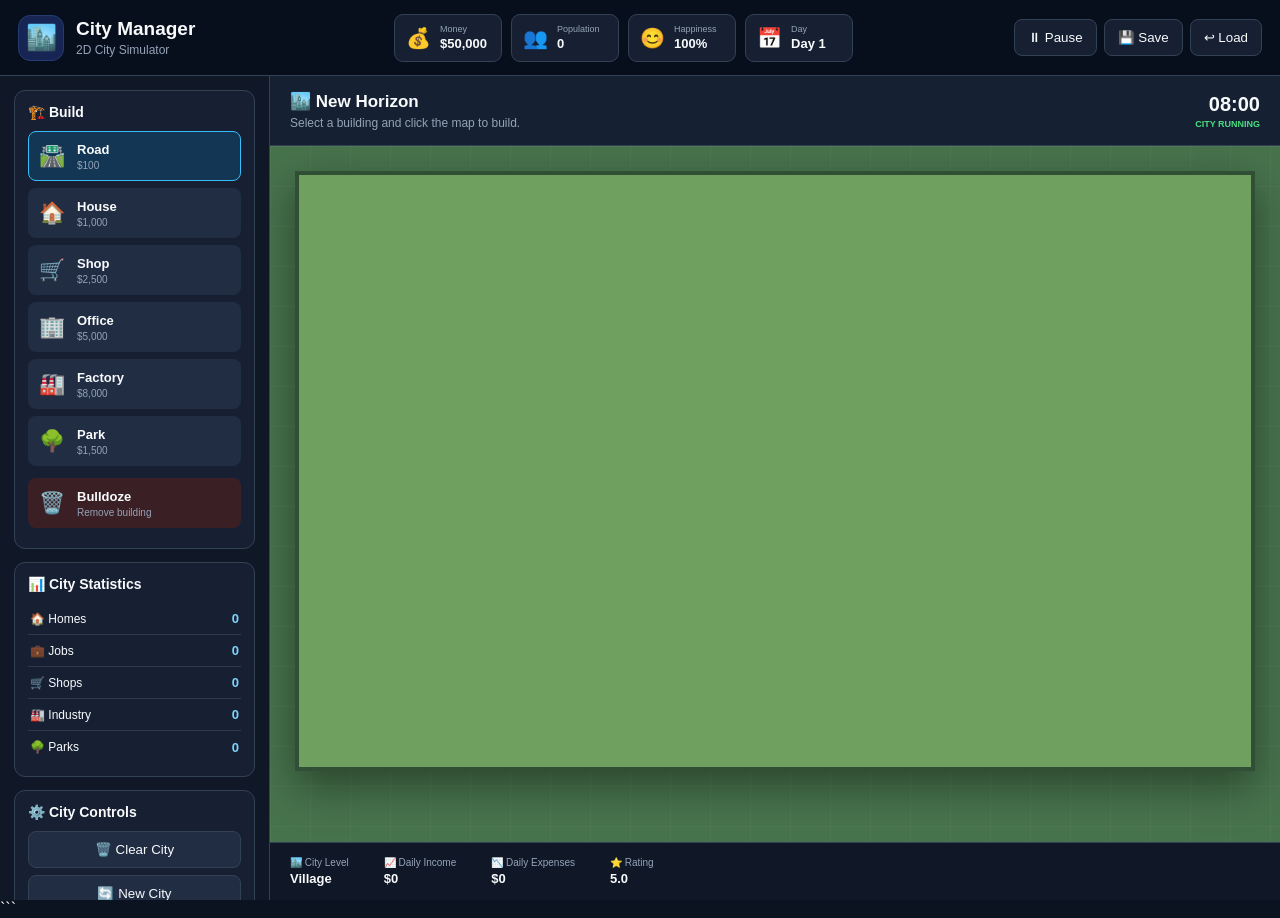
<file: Index.html>
<!DOCTYPE html>
<html lang="en">
<head>
  <meta charset="UTF-8">
  <meta name="viewport" content="width=device-width, initial-scale=1.0">

  <title>City Manager Simulator</title>

  <link rel="stylesheet" href="style.css">
</head>

<body>

  <!-- ==============================
       TOP BAR
  =============================== -->

  <header class="topbar">

    <div class="brand">

      <div class="brand-icon">
        🏙️
      </div>

      <div class="brand-text">
        <h1>City Manager</h1>
        <span>2D City Simulator</span>
      </div>

    </div>


    <!-- CITY STATISTICS -->

    <div class="stats">

      <div class="stat">
        <span>💰</span>
        <div>
          <small>Money</small>
          <strong id="money">$50,000</strong>
        </div>
      </div>


      <div class="stat">
        <span>👥</span>
        <div>
          <small>Population</small>
          <strong id="population">0</strong>
        </div>
      </div>


      <div class="stat">
        <span>😊</span>
        <div>
          <small>Happiness</small>
          <strong id="happiness">100%</strong>
        </div>
      </div>


      <div class="stat">
        <span>📅</span>
        <div>
          <small>Day</small>
          <strong id="cityDay">Day 1</strong>
        </div>
      </div>

    </div>


    <!-- TOP CONTROLS -->

    <div class="top-actions">

      <button id="pauseBtn">
        ⏸ Pause
      </button>

      <button id="saveBtn">
        💾 Save
      </button>

      <button id="loadBtn">
        ↩ Load
      </button>

    </div>

  </header>



  <!-- ==============================
       MAIN GAME
  =============================== -->

  <div class="game-layout">


    <!-- ==========================
         LEFT SIDEBAR
    =========================== -->

    <aside class="sidebar">


      <!-- BUILD MENU -->

      <section class="panel">

        <h2>🏗️ Build</h2>


        <button
          class="build-btn active"
          data-type="road"
        >

          <span>🛣️</span>

          <div>
            <b>Road</b>
            <small>$100</small>
          </div>

        </button>


        <button
          class="build-btn"
          data-type="house"
        >

          <span>🏠</span>

          <div>
            <b>House</b>
            <small>$1,000</small>
          </div>

        </button>


        <button
          class="build-btn"
          data-type="shop"
        >

          <span>🛒</span>

          <div>
            <b>Shop</b>
            <small>$2,500</small>
          </div>

        </button>


        <button
          class="build-btn"
          data-type="office"
        >

          <span>🏢</span>

          <div>
            <b>Office</b>
            <small>$5,000</small>
          </div>

        </button>


        <button
          class="build-btn"
          data-type="factory"
        >

          <span>🏭</span>

          <div>
            <b>Factory</b>
            <small>$8,000</small>
          </div>

        </button>


        <button
          class="build-btn"
          data-type="park"
        >

          <span>🌳</span>

          <div>
            <b>Park</b>
            <small>$1,500</small>
          </div>

        </button>


        <button
          class="build-btn bulldoze"
          data-type="bulldoze"
        >

          <span>🗑️</span>

          <div>
            <b>Bulldoze</b>
            <small>Remove building</small>
          </div>

        </button>

      </section>



      <!-- ==========================
           CITY INFORMATION
      =========================== -->

      <section class="panel">

        <h2>📊 City Statistics</h2>


        <div class="info-row">

          <span>🏠 Homes</span>

          <strong id="homes">
            0
          </strong>

        </div>


        <div class="info-row">

          <span>💼 Jobs</span>

          <strong id="jobs">
            0
          </strong>

        </div>


        <div class="info-row">

          <span>🛒 Shops</span>

          <strong id="shops">
            0
          </strong>

        </div>


        <div class="info-row">

          <span>🏭 Industry</span>

          <strong id="factories">
            0
          </strong>

        </div>


        <div class="info-row">

          <span>🌳 Parks</span>

          <strong id="parks">
            0
          </strong>

        </div>

      </section>



      <!-- ==========================
           CITY CONTROLS
      =========================== -->

      <section class="panel">

        <h2>⚙️ City Controls</h2>


        <button
          class="control-btn"
          id="clearBtn"
        >
          🗑️ Clear City
        </button>


        <button
          class="control-btn"
          id="resetBtn"
        >
          🔄 New City
        </button>

      </section>



      <!-- ==========================
           FUTURE FEATURES
      =========================== -->

      <section class="panel feature-panel">

        <h2>🌆 City Systems</h2>


        <button class="feature-btn" data-feature="traffic">
          🚦 Traffic
        </button>


        <button class="feature-btn" data-feature="citizens">
          👨‍👩‍👧 Citizens
        </button>


        <button class="feature-btn" data-feature="economy">
          💰 Economy
        </button>


        <button class="feature-btn" data-feature="electricity">
          ⚡ Electricity
        </button>


        <button class="feature-btn" data-feature="water">
          💧 Water
        </button>


        <button class="feature-btn" data-feature="waste">
          🗑️ Waste
        </button>


        <button class="feature-btn" data-feature="police">
          🚓 Police
        </button>


        <button class="feature-btn" data-feature="fire">
          🚒 Fire
        </button>


        <button class="feature-btn" data-feature="hospital">
          🏥 Hospital
        </button>


        <button class="feature-btn" data-feature="education">
          🎓 Education
        </button>


        <button class="feature-btn" data-feature="transport">
          🚌 Transport
        </button>


        <button class="feature-btn" data-feature="weather">
          🌦️ Weather
        </button>

      </section>

    </aside>



    <!-- ==============================
         MAIN CITY AREA
    =============================== -->

    <main class="game-area">


      <!-- CITY HEADER -->

      <div class="city-header">


        <div>

          <h2>
            🏙️ New Horizon
          </h2>

          <p id="message">
            Select a building and click the map to build.
          </p>

        </div>


        <div class="time-box">

          <span id="clock">
            08:00
          </span>

          <small id="status">
            CITY RUNNING
          </small>

        </div>

      </div>



      <!-- ==========================
           CITY MAP
      =========================== -->

      <div class="map-wrapper">

        <div id="cityMap">

          <!-- JavaScript creates the city tiles here -->

        </div>

      </div>



      <!-- ==========================
           BOTTOM CITY INFORMATION
      =========================== -->

      <div class="bottom-bar">


        <div>

          <span>
            🏙️ City Level
          </span>

          <strong id="cityLevel">
            Village
          </strong>

        </div>


        <div>

          <span>
            📈 Daily Income
          </span>

          <strong id="income">
            $0
          </strong>

        </div>


        <div>

          <span>
            📉 Daily Expenses
          </span>

          <strong id="expenses">
            $0
          </strong>

        </div>


        <div>

          <span>
            ⭐ Rating
          </span>

          <strong id="rating">
            5.0
          </strong>

        </div>

      </div>

    </main>

  </div>



  <!-- ==============================
       NOTIFICATION
  =============================== -->

  <div
    id="notification"
    class="notification"
  ></div>



  <!-- ==============================
       JAVASCRIPT
  =============================== -->

  <script src="script.js"></script>

</body>
</html>
```
</file>
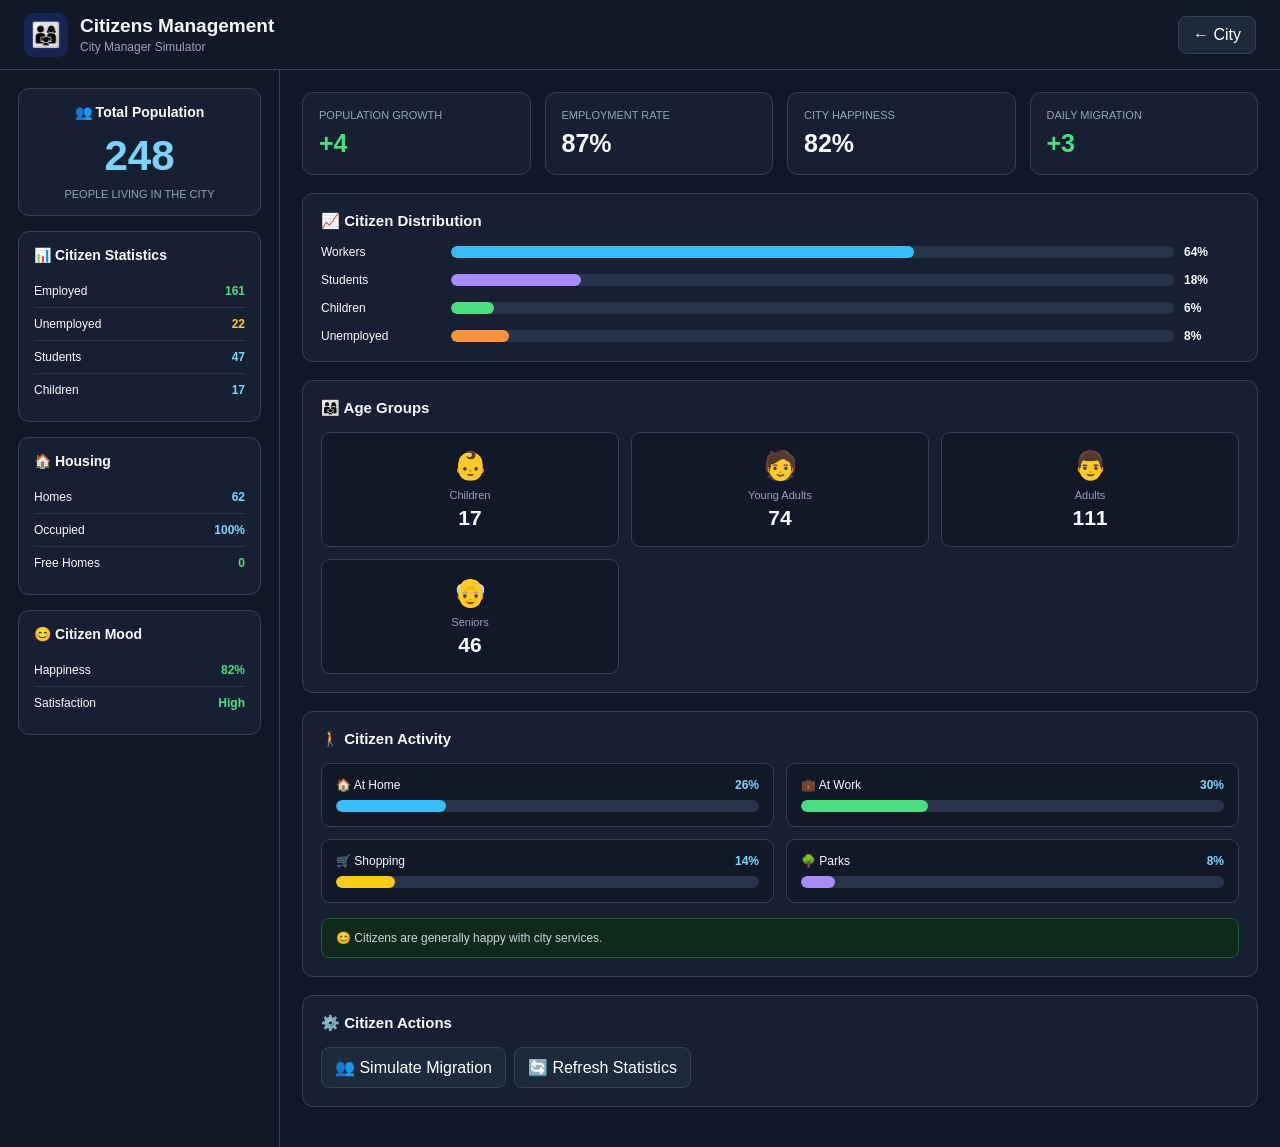
<file: citizens/index.html>
<!DOCTYPE html>
<html lang="en">

<head>
  <meta charset="UTF-8">

  <meta
    name="viewport"
    content="width=device-width, initial-scale=1.0"
  >

  <title>Citizens Management</title>

  <style>

    * {
      box-sizing: border-box;
      margin: 0;
      padding: 0;
    }

    body {
      min-height: 100vh;

      font-family:
        Arial,
        Helvetica,
        sans-serif;

      background: #0b1220;

      color: #f8fafc;
    }

    button {
      font: inherit;
    }

    .header {
      height: 70px;

      display: flex;
      align-items: center;
      justify-content: space-between;

      padding: 0 24px;

      background: #111827;

      border-bottom:
        1px solid #334155;
    }

    .title {
      display: flex;
      align-items: center;

      gap: 12px;
    }

    .icon {
      width: 44px;
      height: 44px;

      display: grid;
      place-items: center;

      background: #172554;

      border-radius: 10px;

      font-size: 24px;
    }

    h1 {
      font-size: 19px;
    }

    .subtitle {
      margin-top: 3px;

      color: #94a3b8;

      font-size: 12px;
    }

    .back {
      padding: 9px 14px;

      color: white;

      background: #1e293b;

      border:
        1px solid #334155;

      border-radius: 8px;

      cursor: pointer;
    }

    .back:hover {
      background: #334155;
    }

    .layout {
      display: grid;

      grid-template-columns:
        280px 1fr;

      min-height:
        calc(100vh - 70px);
    }

    .sidebar {
      padding: 18px;

      background: #101827;

      border-right:
        1px solid #334155;
    }

    .panel {
      padding: 15px;

      margin-bottom: 15px;

      background: #172033;

      border:
        1px solid #334155;

      border-radius: 11px;
    }

    .panel h2 {
      margin-bottom: 12px;

      font-size: 14px;
    }

    .population-box {
      text-align: center;
    }

    .population-number {
      margin: 8px 0;

      font-size: 42px;

      font-weight: bold;

      color: #7dd3fc;
    }

    .population-label {
      color: #94a3b8;

      font-size: 11px;
    }

    .info {
      display: flex;

      align-items: center;
      justify-content: space-between;

      padding: 9px 0;

      border-bottom:
        1px solid #29364a;

      font-size: 12px;
    }

    .info:last-child {
      border-bottom: none;
    }

    .info strong {
      color: #7dd3fc;
    }

    .green {
      color: #4ade80 !important;
    }

    .yellow {
      color: #facc15 !important;
    }

    .red {
      color: #f87171 !important;
    }

    .main {
      padding: 22px;

      background: #0f172a;

      overflow-y: auto;
    }

    .dashboard {
      display: grid;

      grid-template-columns:
        repeat(4, 1fr);

      gap: 14px;

      margin-bottom: 18px;
    }

    .card {
      padding: 16px;

      background: #172033;

      border:
        1px solid #334155;

      border-radius: 11px;
    }

    .card-title {
      color: #94a3b8;

      font-size: 11px;
    }

    .card-value {
      margin-top: 8px;

      font-size: 25px;

      font-weight: bold;
    }

    .section {
      padding: 18px;

      margin-bottom: 18px;

      background: #172033;

      border:
        1px solid #334155;

      border-radius: 11px;
    }

    .section h2 {
      margin-bottom: 15px;

      font-size: 15px;
    }

    .bars {
      display: flex;

      flex-direction: column;

      gap: 14px;
    }

    .bar-row {
      display: grid;

      grid-template-columns:
        120px 1fr 55px;

      align-items: center;

      gap: 10px;

      font-size: 12px;
    }

    .bar-background {
      height: 12px;

      overflow: hidden;

      background: #273449;

      border-radius: 20px;
    }

    .bar {
      height: 100%;

      width: 0;

      border-radius: 20px;

      transition:
        width 0.5s ease;
    }

    .bar-blue {
      background: #38bdf8;
    }

    .bar-green {
      background: #4ade80;
    }

    .bar-yellow {
      background: #facc15;
    }

    .bar-purple {
      background: #a78bfa;
    }

    .bar-orange {
      background: #fb923c;
    }

    .age-grid {
      display: grid;

      grid-template-columns:
        repeat(3, 1fr);

      gap: 12px;
    }

    .age-card {
      padding: 16px;

      background: #111827;

      border:
        1px solid #334155;

      border-radius: 9px;

      text-align: center;
    }

    .age-icon {
      font-size: 28px;

      margin-bottom: 7px;
    }

    .age-name {
      color: #94a3b8;

      font-size: 11px;
    }

    .age-value {
      margin-top: 5px;

      font-size: 21px;

      font-weight: bold;
    }

    .activity-grid {
      display: grid;

      grid-template-columns:
        repeat(2, 1fr);

      gap: 12px;
    }

    .activity {
      padding: 14px;

      background: #111827;

      border:
        1px solid #334155;

      border-radius: 9px;
    }

    .activity-top {
      display: flex;

      justify-content: space-between;

      margin-bottom: 8px;

      font-size: 12px;
    }

    .activity-top strong {
      color: #7dd3fc;
    }

    .alert {
      padding: 12px 14px;

      margin-top: 15px;

      background: #172033;

      border:
        1px solid #334155;

      border-radius: 8px;

      color: #cbd5e1;

      font-size: 12px;
    }

    .good-alert {
      border-color: #166534;

      background: #0f2a1b;
    }

    .warning-alert {
      border-color: #854d0e;

      background: #2a210d;
    }

    .danger-alert {
      border-color: #991b1b;

      background: #2a1111;
    }

    .buttons {
      display: flex;

      gap: 8px;

      flex-wrap: wrap;
    }

    .action-btn {
      padding: 10px 13px;

      color: white;

      background: #1e293b;

      border:
        1px solid #334155;

      border-radius: 8px;

      cursor: pointer;
    }

    .action-btn:hover {
      background: #334155;
    }

    @media (max-width: 1050px) {

      .dashboard {
        grid-template-columns:
          repeat(2, 1fr);
      }

    }

    @media (max-width: 850px) {

      .layout {
        grid-template-columns: 1fr;
      }

      .sidebar {
        border-right: none;

        border-bottom:
          1px solid #334155;
      }

      .age-grid {
        grid-template-columns:
          1fr;
      }

    }

    @media (max-width: 600px) {

      .header {
        padding: 0 12px;
      }

      .main {
        padding: 12px;
      }

      .dashboard {
        grid-template-columns:
          1fr;
      }

      .bar-row {
        grid-template-columns:
          90px 1fr 45px;
      }

      .activity-grid {
        grid-template-columns:
          1fr;
      }

      h1 {
        font-size: 16px;
      }

    }

  </style>
</head>

<body>

  <header class="header">

    <div class="title">

      <div class="icon">
        👨‍👩‍👧
      </div>

      <div>

        <h1>
          Citizens Management
        </h1>

        <div class="subtitle">
          City Manager Simulator
        </div>

      </div>

    </div>

    <button
      class="back"
      onclick="goBack()"
    >
      ← City
    </button>

  </header>


  <div class="layout">


    <aside class="sidebar">


      <div class="panel population-box">

        <h2>
          👥 Total Population
        </h2>

        <div
          id="population"
          class="population-number"
        >
          248
        </div>

        <div class="population-label">
          PEOPLE LIVING IN THE CITY
        </div>

      </div>


      <div class="panel">

        <h2>
          📊 Citizen Statistics
        </h2>

        <div class="info">
          <span>Employed</span>

          <strong
            id="employed"
            class="green"
          >
            162
          </strong>
        </div>

        <div class="info">
          <span>Unemployed</span>

          <strong
            id="unemployed"
            class="yellow"
          >
            22
          </strong>
        </div>

        <div class="info">
          <span>Students</span>

          <strong id="students">
            46
          </strong>
        </div>

        <div class="info">
          <span>Children</span>

          <strong id="children">
            18
          </strong>
        </div>

      </div>


      <div class="panel">

        <h2>
          🏠 Housing
        </h2>

        <div class="info">
          <span>Homes</span>

          <strong id="homes">
            62
          </strong>
        </div>

        <div class="info">
          <span>Occupied</span>

          <strong id="occupied">
            87%
          </strong>
        </div>

        <div class="info">
          <span>Free Homes</span>

          <strong
            id="freeHomes"
            class="green"
          >
            8
          </strong>
        </div>

      </div>


      <div class="panel">

        <h2>
          😊 Citizen Mood
        </h2>

        <div class="info">
          <span>Happiness</span>

          <strong
            id="happiness"
            class="green"
          >
            82%
          </strong>
        </div>

        <div class="info">
          <span>Satisfaction</span>

          <strong
            id="satisfaction"
            class="green"
          >
            High
          </strong>
        </div>

      </div>


    </aside>


    <main class="main">


      <div class="dashboard">


        <div class="card">

          <div class="card-title">
            POPULATION GROWTH
          </div>

          <div
            id="growth"
            class="card-value green"
          >
            +4
          </div>

        </div>


        <div class="card">

          <div class="card-title">
            EMPLOYMENT RATE
          </div>

          <div
            id="employmentRate"
            class="card-value"
          >
            88%
          </div>

        </div>


        <div class="card">

          <div class="card-title">
            CITY HAPPINESS
          </div>

          <div
            id="happinessCard"
            class="card-value"
          >
            82%
          </div>

        </div>


        <div class="card">

          <div class="card-title">
            DAILY MIGRATION
          </div>

          <div
            id="migration"
            class="card-value green"
          >
            +3
          </div>

        </div>


      </div>


      <section class="section">

        <h2>
          📈 Citizen Distribution
        </h2>


        <div class="bars">


          <div class="bar-row">

            <span>
              Workers
            </span>

            <div class="bar-background">

              <div
                id="workerBar"
                class="bar bar-blue"
                style="width: 65%;"
              ></div>

            </div>

            <strong id="workerPercent">
              65%
            </strong>

          </div>


          <div class="bar-row">

            <span>
              Students
            </span>

            <div class="bar-background">

              <div
                id="studentBar"
                class="bar bar-purple"
                style="width: 19%;"
              ></div>

            </div>

            <strong id="studentPercent">
              19%
            </strong>

          </div>


          <div class="bar-row">

            <span>
              Children
            </span>

            <div class="bar-background">

              <div
                id="childBar"
                class="bar bar-green"
                style="width: 7%;"
              ></div>

            </div>

            <strong id="childPercent">
              7%
            </strong>

          </div>


          <div class="bar-row">

            <span>
              Unemployed
            </span>

            <div class="bar-background">

              <div
                id="unemployedBar"
                class="bar bar-orange"
                style="width: 9%;"
              ></div>

            </div>

            <strong id="unemployedPercent">
              9%
            </strong>

          </div>


        </div>

      </section>


      <section class="section">

        <h2>
          👨‍👩‍👧 Age Groups
        </h2>


        <div class="age-grid">


          <div class="age-card">

            <div class="age-icon">
              👶
            </div>

            <div class="age-name">
              Children
            </div>

            <div
              id="ageChildren"
              class="age-value"
            >
              18
            </div>

          </div>


          <div class="age-card">

            <div class="age-icon">
              🧑
            </div>

            <div class="age-name">
              Young Adults
            </div>

            <div
              id="ageYoung"
              class="age-value"
            >
              74
            </div>

          </div>


          <div class="age-card">

            <div class="age-icon">
              👨
            </div>

            <div class="age-name">
              Adults
            </div>

            <div
              id="ageAdults"
              class="age-value"
            >
              112
            </div>

          </div>


          <div class="age-card">

            <div class="age-icon">
              👴
            </div>

            <div class="age-name">
              Seniors
            </div>

            <div
              id="ageSeniors"
              class="age-value"
            >
              44
            </div>

          </div>


        </div>

      </section>


      <section class="section">

        <h2>
          🚶 Citizen Activity
        </h2>


        <div class="activity-grid">


          <div class="activity">

            <div class="activity-top">

              <span>
                🏠 At Home
              </span>

              <strong id="atHome">
                34%
              </strong>

            </div>

            <div class="bar-background">

              <div
                id="homeBar"
                class="bar bar-blue"
                style="width: 34%;"
              ></div>

            </div>

          </div>


          <div class="activity">

            <div class="activity-top">

              <span>
                💼 At Work
              </span>

              <strong id="atWork">
                38%
              </strong>

            </div>

            <div class="bar-background">

              <div
                id="workBar"
                class="bar bar-green"
                style="width: 38%;"
              ></div>

            </div>

          </div>


          <div class="activity">

            <div class="activity-top">

              <span>
                🛒 Shopping
              </span>

              <strong id="shopping">
                11%
              </strong>

            </div>

            <div class="bar-background">

              <div
                id="shoppingBar"
                class="bar bar-yellow"
                style="width: 11%;"
              ></div>

            </div>

          </div>


          <div class="activity">

            <div class="activity-top">

              <span>
                🌳 Parks
              </span>

              <strong id="parks">
                7%
              </strong>

            </div>

            <div class="bar-background">

              <div
                id="parksBar"
                class="bar bar-purple"
                style="width: 7%;"
              ></div>

            </div>

          </div>


        </div>


        <div
          id="citizenAlert"
          class="alert good-alert"
        >
          😊 Citizens are generally happy with city services.
        </div>


      </section>


      <section class="section">

        <h2>
          ⚙️ Citizen Actions
        </h2>

        <div class="buttons">

          <button
            class="action-btn"
            onclick="simulateMigration()"
          >
            👥 Simulate Migration
          </button>

          <button
            class="action-btn"
            onclick="updateCitizens()"
          >
            🔄 Refresh Statistics
          </button>

        </div>

      </section>


    </main>

  </div>


  <script>

    let population = 248;

    let happiness = 82;


    const populationEl =
      document.getElementById(
        "population"
      );

    const employedEl =
      document.getElementById(
        "employed"
      );

    const unemployedEl =
      document.getElementById(
        "unemployed"
      );

    const studentsEl =
      document.getElementById(
        "students"
      );

    const childrenEl =
      document.getElementById(
        "children"
      );

    const homesEl =
      document.getElementById(
        "homes"
      );

    const occupiedEl =
      document.getElementById(
        "occupied"
      );

    const freeHomesEl =
      document.getElementById(
        "freeHomes"
      );

    const happinessEl =
      document.getElementById(
        "happiness"
      );

    const satisfactionEl =
      document.getElementById(
        "satisfaction"
      );

    const growthEl =
      document.getElementById(
        "growth"
      );

    const employmentRateEl =
      document.getElementById(
        "employmentRate"
      );

    const happinessCardEl =
      document.getElementById(
        "happinessCard"
      );

    const migrationEl =
      document.getElementById(
        "migration"
      );


    function updateCitizens() {

      const workers =
        Math.floor(
          population * 0.65
        );

      const students =
        Math.floor(
          population * 0.19
        );

      const children =
        Math.floor(
          population * 0.07
        );

      const unemployed =
        Math.floor(
          population * 0.09
        );


      const youngAdults =
        Math.floor(
          population * 0.30
        );

      const adults =
        Math.floor(
          population * 0.45
        );

      const seniors =
        Math.max(
          0,
          population -
          children -
          youngAdults -
          adults
        );


      const homes =
        Math.max(
          1,
          Math.ceil(
            population / 4
          )
        );

      const occupied =
        Math.min(
          100,
          Math.floor(
            (population /
            (homes * 4)) *
            100
          )
        );

      const freeHomes =
        Math.max(
          0,
          Math.floor(
            homes -
            population / 4
          )
        );


      const employmentRate =
        Math.floor(
          (workers /
          Math.max(
            1,
            workers + unemployed
          )) *
          100
        );


      const homeActivity =
        Math.floor(
          25 +
          Math.random() * 15
        );

      const workActivity =
        Math.floor(
          30 +
          Math.random() * 15
        );

      const shoppingActivity =
        Math.floor(
          7 +
          Math.random() * 8
        );

      const parkActivity =
        Math.floor(
          4 +
          Math.random() * 6
        );


      populationEl.textContent =
        population.toLocaleString();

      employedEl.textContent =
        workers;

      unemployedEl.textContent =
        unemployed;

      studentsEl.textContent =
        students;

      childrenEl.textContent =
        children;


      homesEl.textContent =
        homes;

      occupiedEl.textContent =
        occupied + "%";

      freeHomesEl.textContent =
        freeHomes;


      happinessEl.textContent =
        happiness + "%";

      happinessCardEl.textContent =
        happiness + "%";


      employmentRateEl.textContent =
        employmentRate + "%";


      growthEl.textContent =
        "+4";


      migrationEl.textContent =
        "+3";


      document.getElementById(
        "workerBar"
      ).style.width =
        Math.floor(
          (workers / population) * 100
        ) + "%";

      document.getElementById(
        "workerPercent"
      ).textContent =
        Math.floor(
          (workers / population) * 100
        ) + "%";


      document.getElementById(
        "studentBar"
      ).style.width =
        Math.floor(
          (students / population) * 100
        ) + "%";

      document.getElementById(
        "studentPercent"
      ).textContent =
        Math.floor(
          (students / population) * 100
        ) + "%";


      document.getElementById(
        "childBar"
      ).style.width =
        Math.floor(
          (children / population) * 100
        ) + "%";

      document.getElementById(
        "childPercent"
      ).textContent =
        Math.floor(
          (children / population) * 100
        ) + "%";


      document.getElementById(
        "unemployedBar"
      ).style.width =
        Math.floor(
          (unemployed / population) * 100
        ) + "%";

      document.getElementById(
        "unemployedPercent"
      ).textContent =
        Math.floor(
          (unemployed / population) * 100
        ) + "%";


      document.getElementById(
        "ageChildren"
      ).textContent =
        children;

      document.getElementById(
        "ageYoung"
      ).textContent =
        youngAdults;

      document.getElementById(
        "ageAdults"
      ).textContent =
        adults;

      document.getElementById(
        "ageSeniors"
      ).textContent =
        seniors;


      document.getElementById(
        "atHome"
      ).textContent =
        homeActivity + "%";

      document.getElementById(
        "homeBar"
      ).style.width =
        homeActivity + "%";


      document.getElementById(
        "atWork"
      ).textContent =
        workActivity + "%";

      document.getElementById(
        "workBar"
      ).style.width =
        workActivity + "%";


      document.getElementById(
        "shopping"
      ).textContent =
        shoppingActivity + "%";

      document.getElementById(
        "shoppingBar"
      ).style.width =
        shoppingActivity + "%";


      document.getElementById(
        "parks"
      ).textContent =
        parkActivity + "%";

      document.getElementById(
        "parksBar"
      ).style.width =
        parkActivity + "%";


      if (happiness >= 75) {

        satisfactionEl.textContent =
          "High";

        satisfactionEl.className =
          "green";

      }

      else if (happiness >= 50) {

        satisfactionEl.textContent =
          "Medium";

        satisfactionEl.className =
          "yellow";

      }

      else {

        satisfactionEl.textContent =
          "Low";

        satisfactionEl.className =
          "red";

      }


      updateAlert();

    }


    function updateAlert() {

      const alert =
        document.getElementById(
          "citizenAlert"
        );


      if (happiness >= 75) {

        alert.className =
          "alert good-alert";

        alert.textContent =
          "😊 Citizens are generally happy with city services.";

      }

      else if (happiness >= 50) {

        alert.className =
          "alert warning-alert";

        alert.textContent =
          "⚠️ Citizen satisfaction is average. Consider improving city services.";

      }

      else {

        alert.className =
          "alert danger-alert";

        alert.textContent =
          "🚨 Citizens are unhappy. The city needs better services.";

      }

    }


    function simulateMigration() {

      const change =
        Math.random() > 0.35
          ? Math.floor(
              1 + Math.random() * 6
            )
          : -Math.floor(
              1 + Math.random() * 3
            );


      population =
        Math.max(
          0,
          population + change
        );


      if (change > 0) {

        happiness =
          Math.min(
            100,
            happiness + 1
          );

      }

      else {

        happiness =
          Math.max(
            0,
            happiness - 2
          );

      }


      updateCitizens();

    }


    function goBack() {

      window.location.href =
        "../index.html";

    }


    updateCitizens();


    setInterval(
      function() {

        simulateMigration();

      },
      10000
    );

  </script>

</body>

</html>
</file>
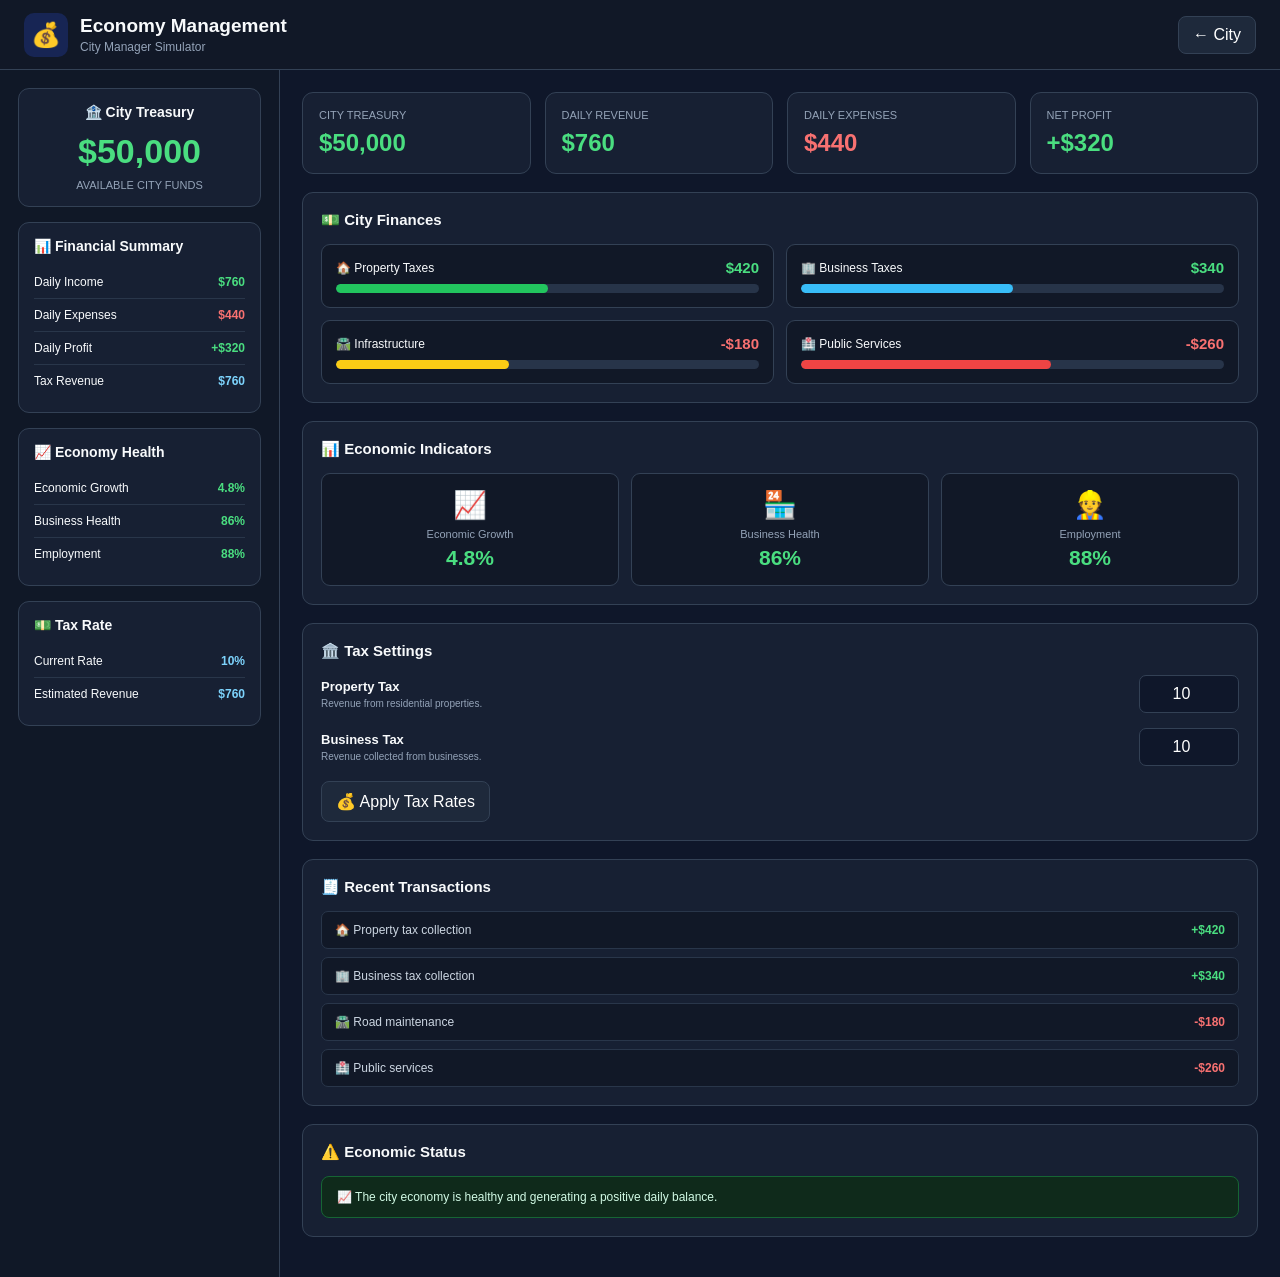
<file: economy/index.html>
<!DOCTYPE html>
<html lang="en">

<head>
  <meta charset="UTF-8">

  <meta
    name="viewport"
    content="width=device-width, initial-scale=1.0"
  >

  <title>Economy Management</title>

  <style>

    * {
      box-sizing: border-box;
      margin: 0;
      padding: 0;
    }

    body {
      min-height: 100vh;

      font-family:
        Arial,
        Helvetica,
        sans-serif;

      background: #0b1220;
      color: #f8fafc;
    }

    button,
    input,
    select {
      font: inherit;
    }

    .header {
      height: 70px;

      display: flex;
      align-items: center;
      justify-content: space-between;

      padding: 0 24px;

      background: #111827;

      border-bottom:
        1px solid #334155;
    }

    .title {
      display: flex;
      align-items: center;
      gap: 12px;
    }

    .icon {
      width: 44px;
      height: 44px;

      display: grid;
      place-items: center;

      background: #172554;

      border-radius: 10px;

      font-size: 24px;
    }

    h1 {
      font-size: 19px;
    }

    .subtitle {
      margin-top: 3px;

      color: #94a3b8;

      font-size: 12px;
    }

    .back {
      padding: 9px 14px;

      color: white;

      background: #1e293b;

      border:
        1px solid #334155;

      border-radius: 8px;

      cursor: pointer;
    }

    .back:hover {
      background: #334155;
    }

    .layout {
      display: grid;

      grid-template-columns:
        280px 1fr;

      min-height:
        calc(100vh - 70px);
    }

    .sidebar {
      padding: 18px;

      background: #101827;

      border-right:
        1px solid #334155;
    }

    .panel {
      padding: 15px;

      margin-bottom: 15px;

      background: #172033;

      border:
        1px solid #334155;

      border-radius: 11px;
    }

    .panel h2 {
      margin-bottom: 12px;

      font-size: 14px;
    }

    .money-box {
      text-align: center;
    }

    .money-number {
      margin: 8px 0;

      font-size: 34px;

      font-weight: bold;

      color: #4ade80;
    }

    .money-label {
      color: #94a3b8;

      font-size: 11px;
    }

    .info {
      display: flex;

      justify-content: space-between;

      padding: 9px 0;

      border-bottom:
        1px solid #29364a;

      font-size: 12px;
    }

    .info:last-child {
      border-bottom: none;
    }

    .info strong {
      color: #7dd3fc;
    }

    .green {
      color: #4ade80 !important;
    }

    .yellow {
      color: #facc15 !important;
    }

    .red {
      color: #f87171 !important;
    }

    .main {
      padding: 22px;

      background: #0f172a;

      overflow-y: auto;
    }

    .dashboard {
      display: grid;

      grid-template-columns:
        repeat(4, 1fr);

      gap: 14px;

      margin-bottom: 18px;
    }

    .card {
      padding: 16px;

      background: #172033;

      border:
        1px solid #334155;

      border-radius: 11px;
    }

    .card-title {
      color: #94a3b8;

      font-size: 11px;
    }

    .card-value {
      margin-top: 8px;

      font-size: 24px;

      font-weight: bold;
    }

    .section {
      padding: 18px;

      margin-bottom: 18px;

      background: #172033;

      border:
        1px solid #334155;

      border-radius: 11px;
    }

    .section h2 {
      margin-bottom: 15px;

      font-size: 15px;
    }

    .finance-grid {
      display: grid;

      grid-template-columns:
        repeat(2, 1fr);

      gap: 12px;
    }

    .finance-item {
      padding: 14px;

      background: #111827;

      border:
        1px solid #334155;

      border-radius: 9px;
    }

    .finance-top {
      display: flex;

      align-items: center;
      justify-content: space-between;

      margin-bottom: 8px;

      font-size: 12px;
    }

    .finance-top strong {
      font-size: 15px;
    }

    .progress {
      height: 9px;

      overflow: hidden;

      background: #273449;

      border-radius: 20px;
    }

    .progress-bar {
      height: 100%;

      width: 0;

      border-radius: 20px;

      transition:
        width 0.5s ease;
    }

    .green-bar {
      background: #22c55e;
    }

    .blue-bar {
      background: #38bdf8;
    }

    .yellow-bar {
      background: #facc15;
    }

    .red-bar {
      background: #ef4444;
    }

    .tax-control {
      display: grid;

      grid-template-columns:
        1fr 100px;

      gap: 14px;

      align-items: center;

      margin-bottom: 15px;
    }

    .tax-control:last-child {
      margin-bottom: 0;
    }

    .tax-info h3 {
      margin-bottom: 4px;

      font-size: 13px;
    }

    .tax-info p {
      color: #94a3b8;

      font-size: 10px;
    }

    .tax-input {
      width: 100%;

      padding: 9px;

      color: white;

      background: #0f172a;

      border:
        1px solid #334155;

      border-radius: 7px;

      outline: none;

      text-align: center;
    }

    .tax-input:focus {
      border-color: #38bdf8;
    }

    .economic-grid {
      display: grid;

      grid-template-columns:
        repeat(3, 1fr);

      gap: 12px;
    }

    .economic-card {
      padding: 15px;

      text-align: center;

      background: #111827;

      border:
        1px solid #334155;

      border-radius: 9px;
    }

    .economic-icon {
      font-size: 27px;

      margin-bottom: 7px;
    }

    .economic-label {
      color: #94a3b8;

      font-size: 11px;
    }

    .economic-value {
      margin-top: 6px;

      font-size: 21px;

      font-weight: bold;
    }

    .alert {
      padding: 13px 15px;

      background: #0f2a1b;

      border:
        1px solid #166534;

      border-radius: 8px;

      color: #d1fae5;

      font-size: 12px;
    }

    .warning {
      background: #2a210d;

      border-color: #854d0e;

      color: #fef3c7;
    }

    .danger {
      background: #2a1111;

      border-color: #991b1b;

      color: #fee2e2;
    }

    .action-buttons {
      display: flex;

      gap: 9px;

      flex-wrap: wrap;
    }

    .action-btn {
      padding: 10px 14px;

      color: white;

      background: #1e293b;

      border:
        1px solid #334155;

      border-radius: 8px;

      cursor: pointer;
    }

    .action-btn:hover {
      background: #334155;
    }

    .transaction-list {
      display: flex;

      flex-direction: column;

      gap: 8px;
    }

    .transaction {
      display: flex;

      align-items: center;
      justify-content: space-between;

      padding: 11px 13px;

      background: #111827;

      border:
        1px solid #29364a;

      border-radius: 7px;

      font-size: 12px;
    }

    .transaction span:first-child {
      color: #cbd5e1;
    }

    .income {
      color: #4ade80;
    }

    .expense {
      color: #f87171;
    }

    @media (max-width: 1050px) {

      .dashboard {
        grid-template-columns:
          repeat(2, 1fr);
      }

      .economic-grid {
        grid-template-columns:
          repeat(2, 1fr);
      }

    }

    @media (max-width: 850px) {

      .layout {
        grid-template-columns: 1fr;
      }

      .sidebar {
        border-right: none;

        border-bottom:
          1px solid #334155;
      }

    }

    @media (max-width: 600px) {

      .header {
        padding: 0 12px;
      }

      .main {
        padding: 12px;
      }

      .dashboard {
        grid-template-columns: 1fr;
      }

      .finance-grid,
      .economic-grid {
        grid-template-columns: 1fr;
      }

      .tax-control {
        grid-template-columns:
          1fr 85px;
      }

      h1 {
        font-size: 16px;
      }

    }

  </style>
</head>

<body>

  <header class="header">

    <div class="title">

      <div class="icon">
        💰
      </div>

      <div>

        <h1>
          Economy Management
        </h1>

        <div class="subtitle">
          City Manager Simulator
        </div>

      </div>

    </div>

    <button
      class="back"
      onclick="goBack()"
    >
      ← City
    </button>

  </header>


  <div class="layout">


    <aside class="sidebar">


      <div class="panel money-box">

        <h2>
          🏦 City Treasury
        </h2>

        <div
          id="treasury"
          class="money-number"
        >
          $50,000
        </div>

        <div class="money-label">
          AVAILABLE CITY FUNDS
        </div>

      </div>


      <div class="panel">

        <h2>
          📊 Financial Summary
        </h2>

        <div class="info">
          <span>Daily Income</span>

          <strong
            id="dailyIncome"
            class="green"
          >
            $1,240
          </strong>
        </div>

        <div class="info">
          <span>Daily Expenses</span>

          <strong
            id="dailyExpenses"
            class="red"
          >
            $620
          </strong>
        </div>

        <div class="info">
          <span>Daily Profit</span>

          <strong
            id="dailyProfit"
            class="green"
          >
            +$620
          </strong>
        </div>

        <div class="info">
          <span>Tax Revenue</span>

          <strong id="taxRevenue">
            $760
          </strong>
        </div>

      </div>


      <div class="panel">

        <h2>
          📈 Economy Health
        </h2>

        <div class="info">
          <span>Economic Growth</span>

          <strong
            id="growth"
            class="green"
          >
            4.8%
          </strong>
        </div>

        <div class="info">
          <span>Business Health</span>

          <strong
            id="businessHealth"
            class="green"
          >
            86%
          </strong>
        </div>

        <div class="info">
          <span>Employment</span>

          <strong
            id="employment"
            class="green"
          >
            88%
          </strong>
        </div>

      </div>


      <div class="panel">

        <h2>
          💵 Tax Rate
        </h2>

        <div class="info">
          <span>Current Rate</span>

          <strong id="taxRate">
            10%
          </strong>
        </div>

        <div class="info">
          <span>Estimated Revenue</span>

          <strong id="estimatedTax">
            $760
          </strong>
        </div>

      </div>


    </aside>


    <main class="main">


      <div class="dashboard">


        <div class="card">

          <div class="card-title">
            CITY TREASURY
          </div>

          <div
            id="treasuryCard"
            class="card-value green"
          >
            $50,000
          </div>

        </div>


        <div class="card">

          <div class="card-title">
            DAILY REVENUE
          </div>

          <div
            id="revenueCard"
            class="card-value green"
          >
            $1,240
          </div>

        </div>


        <div class="card">

          <div class="card-title">
            DAILY EXPENSES
          </div>

          <div
            id="expenseCard"
            class="card-value red"
          >
            $620
          </div>

        </div>


        <div class="card">

          <div class="card-title">
            NET PROFIT
          </div>

          <div
            id="profitCard"
            class="card-value green"
          >
            +$620
          </div>

        </div>


      </div>


      <section class="section">

        <h2>
          💵 City Finances
        </h2>


        <div class="finance-grid">


          <div class="finance-item">

            <div class="finance-top">

              <span>
                🏠 Property Taxes
              </span>

              <strong
                id="propertyTaxValue"
                class="green"
              >
                $420
              </strong>

            </div>

            <div class="progress">

              <div
                id="propertyTaxBar"
                class="progress-bar green-bar"
                style="width: 55%;"
              ></div>

            </div>

          </div>


          <div class="finance-item">

            <div class="finance-top">

              <span>
                🏢 Business Taxes
              </span>

              <strong
                id="businessTaxValue"
                class="green"
              >
                $340
              </strong>

            </div>

            <div class="progress">

              <div
                id="businessTaxBar"
                class="progress-bar blue-bar"
                style="width: 45%;"
              ></div>

            </div>

          </div>


          <div class="finance-item">

            <div class="finance-top">

              <span>
                🛣️ Infrastructure
              </span>

              <strong
                id="roadsExpense"
                class="red"
              >
                -$180
              </strong>

            </div>

            <div class="progress">

              <div
                id="roadsBar"
                class="progress-bar yellow-bar"
                style="width: 29%;"
              ></div>

            </div>

          </div>


          <div class="finance-item">

            <div class="finance-top">

              <span>
                🏥 Public Services
              </span>

              <strong
                id="servicesExpense"
                class="red"
              >
                -$260
              </strong>

            </div>

            <div class="progress">

              <div
                id="servicesBar"
                class="progress-bar red-bar"
                style="width: 42%;"
              ></div>

            </div>

          </div>


        </div>

      </section>


      <section class="section">

        <h2>
          📊 Economic Indicators
        </h2>


        <div class="economic-grid">


          <div class="economic-card">

            <div class="economic-icon">
              📈
            </div>

            <div class="economic-label">
              Economic Growth
            </div>

            <div
              id="growthCard"
              class="economic-value green"
            >
              4.8%
            </div>

          </div>


          <div class="economic-card">

            <div class="economic-icon">
              🏪
            </div>

            <div class="economic-label">
              Business Health
            </div>

            <div
              id="businessCard"
              class="economic-value green"
            >
              86%
            </div>

          </div>


          <div class="economic-card">

            <div class="economic-icon">
              👷
            </div>

            <div class="economic-label">
              Employment
            </div>

            <div
              id="employmentCard"
              class="economic-value green"
            >
              88%
            </div>

          </div>


        </div>

      </section>


      <section class="section">

        <h2>
          🏛️ Tax Settings
        </h2>


        <div class="tax-control">

          <div class="tax-info">

            <h3>
              Property Tax
            </h3>

            <p>
              Revenue from residential properties.
            </p>

          </div>

          <input
            id="propertyTaxInput"
            class="tax-input"
            type="number"
            min="0"
            max="30"
            value="10"
          >

        </div>


        <div class="tax-control">

          <div class="tax-info">

            <h3>
              Business Tax
            </h3>

            <p>
              Revenue collected from businesses.
            </p>

          </div>

          <input
            id="businessTaxInput"
            class="tax-input"
            type="number"
            min="0"
            max="30"
            value="10"
          >

        </div>


        <div class="action-buttons">

          <button
            class="action-btn"
            onclick="applyTaxes()"
          >
            💰 Apply Tax Rates
          </button>

        </div>

      </section>


      <section class="section">

        <h2>
          🧾 Recent Transactions
        </h2>


        <div
          id="transactions"
          class="transaction-list"
        >

          <div class="transaction">

            <span>
              🏠 Property tax collection
            </span>

            <strong class="income">
              +$420
            </strong>

          </div>

          <div class="transaction">

            <span>
              🏢 Business tax collection
            </span>

            <strong class="income">
              +$340
            </strong>

          </div>

          <div class="transaction">

            <span>
              🛣️ Road maintenance
            </span>

            <strong class="expense">
              -$180
            </strong>

          </div>

          <div class="transaction">

            <span>
              🏥 Public services
            </span>

            <strong class="expense">
              -$260
            </strong>

          </div>

        </div>

      </section>


      <section class="section">

        <h2>
          ⚠️ Economic Status
        </h2>

        <div
          id="economicAlert"
          class="alert"
        >
          📈 The city economy is healthy and generating a positive daily balance.
        </div>

      </section>


    </main>

  </div>


  <script>

    let treasury = 50000;

    let propertyTax = 10;

    let businessTax = 10;

    let economicGrowth = 4.8;

    let businessHealth = 86;

    let employment = 88;


    const treasuryEl =
      document.getElementById(
        "treasury"
      );

    const treasuryCardEl =
      document.getElementById(
        "treasuryCard"
      );

    const dailyIncomeEl =
      document.getElementById(
        "dailyIncome"
      );

    const dailyExpensesEl =
      document.getElementById(
        "dailyExpenses"
      );

    const dailyProfitEl =
      document.getElementById(
        "dailyProfit"
      );

    const taxRevenueEl =
      document.getElementById(
        "taxRevenue"
      );

    const growthEl =
      document.getElementById(
        "growth"
      );

    const businessHealthEl =
      document.getElementById(
        "businessHealth"
      );

    const employmentEl =
      document.getElementById(
        "employment"
      );

    const taxRateEl =
      document.getElementById(
        "taxRate"
      );

    const estimatedTaxEl =
      document.getElementById(
        "estimatedTax"
      );

    const revenueCardEl =
      document.getElementById(
        "revenueCard"
      );

    const expenseCardEl =
      document.getElementById(
        "expenseCard"
      );

    const profitCardEl =
      document.getElementById(
        "profitCard"
      );


    function money(value) {

      return "$" +
        Math.round(value)
          .toLocaleString();

    }


    function calculateFinances() {

      const propertyRevenue =
        Math.round(
          420 *
          (propertyTax / 10)
        );

      const businessRevenue =
        Math.round(
          340 *
          (businessTax / 10)
        );

      const taxRevenue =
        propertyRevenue +
        businessRevenue;

      const infrastructure =
        180;

      const publicServices =
        260;

      const totalExpenses =
        infrastructure +
        publicServices;

      const totalIncome =
        taxRevenue;

      const profit =
        totalIncome -
        totalExpenses;

      return {

        propertyRevenue,
        businessRevenue,
        taxRevenue,
        infrastructure,
        publicServices,
        totalExpenses,
        totalIncome,
        profit

      };

    }


    function updateEconomy() {

      const finances =
        calculateFinances();


      treasuryEl.textContent =
        money(treasury);

      treasuryCardEl.textContent =
        money(treasury);


      dailyIncomeEl.textContent =
        money(
          finances.totalIncome
        );

      dailyExpensesEl.textContent =
        money(
          finances.totalExpenses
        );


      const profitPrefix =
        finances.profit >= 0
          ? "+"
          : "-";

      dailyProfitEl.textContent =
        profitPrefix +
        money(
          Math.abs(
            finances.profit
          )
        );


      taxRevenueEl.textContent =
        money(
          finances.taxRevenue
        );


      revenueCardEl.textContent =
        money(
          finances.totalIncome
        );

      expenseCardEl.textContent =
        money(
          finances.totalExpenses
        );


      profitCardEl.textContent =
        profitPrefix +
        money(
          Math.abs(
            finances.profit
          )
        );


      if (finances.profit >= 0) {

        dailyProfitEl.className =
          "green";

        profitCardEl.className =
          "card-value green";

      } else {

        dailyProfitEl.className =
          "red";

        profitCardEl.className =
          "card-value red";

      }


      document.getElementById(
        "propertyTaxValue"
      ).textContent =
        money(
          finances.propertyRevenue
        );


      document.getElementById(
        "businessTaxValue"
      ).textContent =
        money(
          finances.businessRevenue
        );


      document.getElementById(
        "roadsExpense"
      ).textContent =
        "-" +
        money(
          finances.infrastructure
        );


      document.getElementById(
        "servicesExpense"
      ).textContent =
        "-" +
        money(
          finances.publicServices
        );


      document.getElementById(
        "propertyTaxBar"
      ).style.width =
        Math.min(
          100,
          propertyTax * 5
        ) + "%";


      document.getElementById(
        "businessTaxBar"
      ).style.width =
        Math.min(
          100,
          businessTax * 5
        ) + "%";


      document.getElementById(
        "roadsBar"
      ).style.width =
        Math.round(
          (finances.infrastructure /
          finances.totalExpenses) *
          100
        ) + "%";


      document.getElementById(
        "servicesBar"
      ).style.width =
        Math.round(
          (finances.publicServices /
          finances.totalExpenses) *
          100
        ) + "%";


      growthEl.textContent =
        economicGrowth.toFixed(1) +
        "%";

      document.getElementById(
        "growthCard"
      ).textContent =
        economicGrowth.toFixed(1) +
        "%";


      businessHealthEl.textContent =
        businessHealth +
        "%";

      document.getElementById(
        "businessCard"
      ).textContent =
        businessHealth +
        "%";


      employmentEl.textContent =
        employment +
        "%";

      document.getElementById(
        "employmentCard"
      ).textContent =
        employment +
        "%";


      taxRateEl.textContent =
        Math.round(
          (propertyTax +
          businessTax) / 2
        ) +
        "%";


      estimatedTaxEl.textContent =
        money(
          finances.taxRevenue
        );


      updateEconomicAlert(
        finances.profit
      );

    }


    function updateEconomicAlert(
      profit
    ) {

      const alert =
        document.getElementById(
          "economicAlert"
        );


      if (profit > 0) {

        alert.className =
          "alert";

        alert.textContent =
          "📈 The city economy is healthy and generating a positive daily balance.";

      }

      else if (profit === 0) {

        alert.className =
          "alert warning";

        alert.textContent =
          "⚖️ The city budget is currently balanced. Consider increasing revenue.";

      }

      else {

        alert.className =
          "alert danger";

        alert.textContent =
          "🚨 The city is spending more than it earns. Review taxes and expenses.";

      }

    }


    function applyTaxes() {

      const propertyInput =
        document.getElementById(
          "propertyTaxInput"
        );

      const businessInput =
        document.getElementById(
          "businessTaxInput"
        );


      let newPropertyTax =
        Number(
          propertyInput.value
        );

      let newBusinessTax =
        Number(
          businessInput.value
        );


      if (
        Number.isNaN(
          newPropertyTax
        )
      ) {

        newPropertyTax = 10;

      }


      if (
        Number.isNaN(
          newBusinessTax
        )
      ) {

        newBusinessTax = 10;

      }


      propertyTax =
        Math.max(
          0,
          Math.min(
            30,
            newPropertyTax
          )
        );


      businessTax =
        Math.max(
          0,
          Math.min(
            30,
            newBusinessTax
          )
        );


      propertyInput.value =
        propertyTax;

      businessInput.value =
        businessTax;


      if (
        propertyTax > 20 ||
        businessTax > 20
      ) {

        businessHealth =
          Math.max(
            50,
            businessHealth - 2
          );

        economicGrowth =
          Math.max(
            -5,
            economicGrowth - 0.3
          );

      }

      else if (
        propertyTax < 5 &&
        businessTax < 5
      ) {

        businessHealth =
          Math.min(
            100,
            businessHealth + 1
          );

        economicGrowth =
          Math.min(
            10,
            economicGrowth + 0.2
          );

      }

      else {

        economicGrowth =
          Math.min(
            10,
            economicGrowth + 0.1
          );

      }


      updateEconomy();

    }


    function simulateEconomicDay() {

      const finances =
        calculateFinances();


      treasury +=
        finances.profit;


      if (
        finances.profit > 0
      ) {

        economicGrowth =
          Math.min(
            10,
            economicGrowth + 0.1
          );

        businessHealth =
          Math.min(
            100,
            businessHealth + 0.2
          );

      }

      else {

        economicGrowth =
          Math.max(
            -5,
            economicGrowth - 0.2
          );

        businessHealth =
          Math.max(
            0,
            businessHealth - 0.5
          );

      }


      employment =
        Math.max(
          0,
          Math.min(
            100,
            Math.round(
              70 +
              businessHealth * 0.2
            )
          )
        );


      updateEconomy();

    }


    function goBack() {

      window.location.href =
        "../index.html";

    }


    updateEconomy();


    /*
      Simulate a new economic day
      every 15 seconds.
    */

    setInterval(
      simulateEconomicDay,
      15000
    );

  </script>

</body>

</html>
</file>
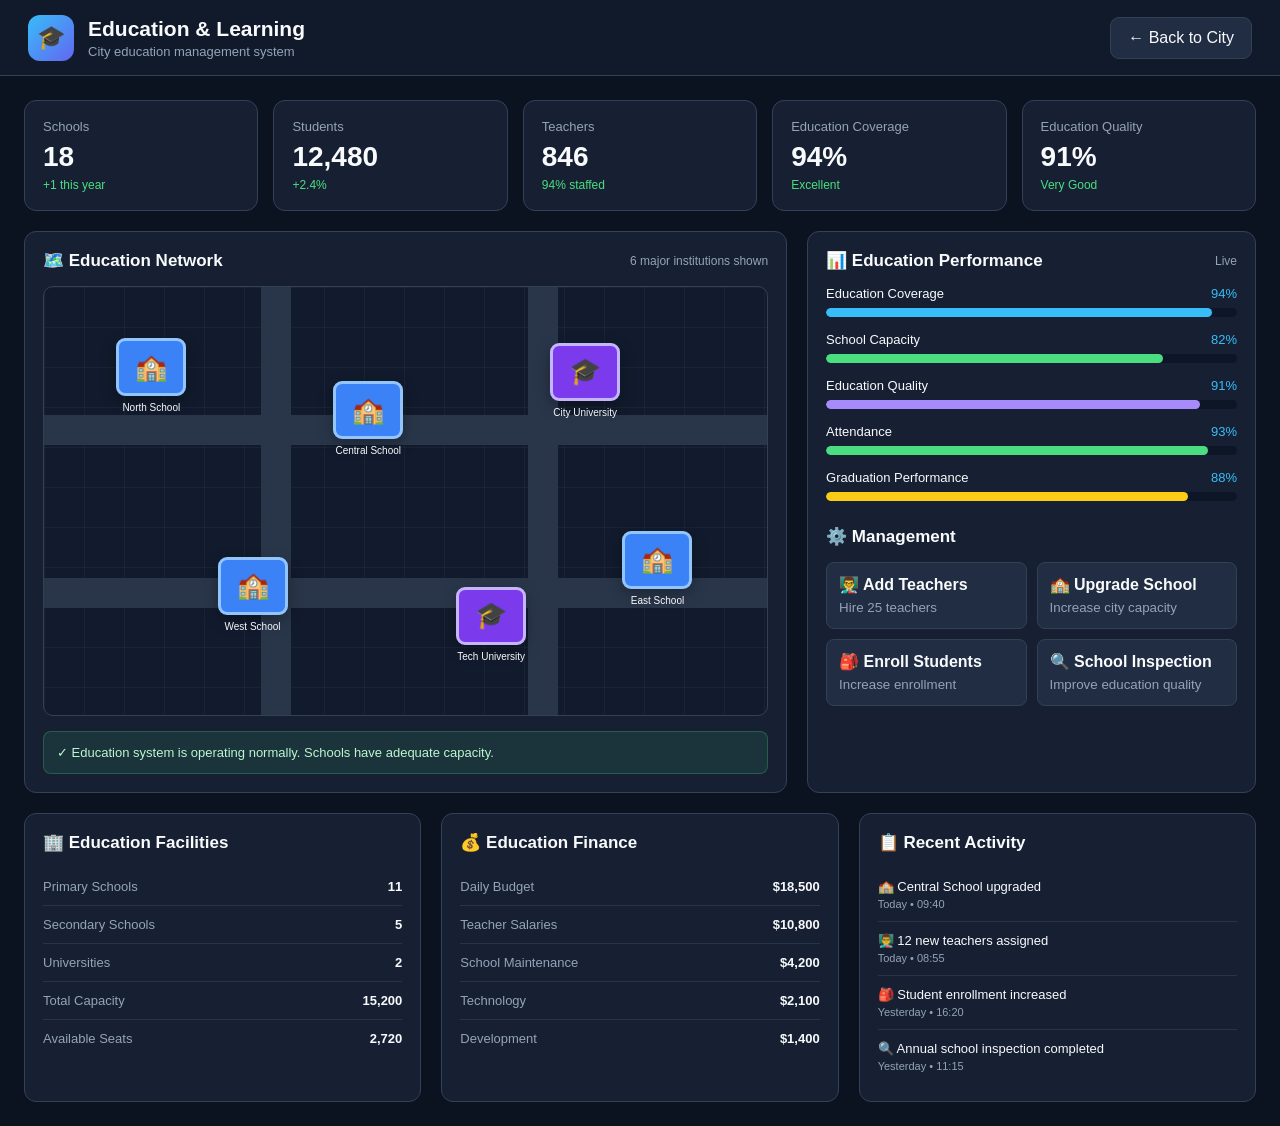
<file: education/education.html>
<!DOCTYPE html>
<html lang="en">
<head>
<meta charset="UTF-8">
<meta name="viewport" content="width=device-width, initial-scale=1.0">
<title>Education — City Manager Simulator</title>

<style>
* {
    box-sizing: border-box;
    margin: 0;
    padding: 0;
}

:root {
    --bg: #0b1220;
    --panel: #172033;
    --panel2: #202d43;
    --border: #334155;
    --text: #f8fafc;
    --muted: #94a3b8;
    --blue: #38bdf8;
    --green: #4ade80;
    --yellow: #facc15;
    --red: #ef4444;
    --purple: #a78bfa;
}

body {
    min-height: 100vh;
    background: var(--bg);
    color: var(--text);
    font-family: Arial, sans-serif;
}

button {
    font: inherit;
    cursor: pointer;
}

.header {
    height: 76px;
    background: #111a2b;
    border-bottom: 1px solid var(--border);
    display: flex;
    align-items: center;
    justify-content: space-between;
    padding: 0 28px;
}

.title {
    display: flex;
    align-items: center;
    gap: 14px;
}

.title-icon {
    width: 46px;
    height: 46px;
    border-radius: 12px;
    background: linear-gradient(135deg, #38bdf8, #6366f1);
    display: grid;
    place-items: center;
    font-size: 23px;
}

.title h1 {
    font-size: 21px;
}

.title p {
    color: var(--muted);
    font-size: 13px;
    margin-top: 3px;
}

.back-btn {
    background: var(--panel2);
    border: 1px solid var(--border);
    color: var(--text);
    padding: 11px 17px;
    border-radius: 9px;
    transition: .2s;
}

.back-btn:hover {
    background: #2b3b56;
}

.container {
    padding: 24px;
    max-width: 1500px;
    margin: auto;
}

.stats {
    display: grid;
    grid-template-columns: repeat(5, 1fr);
    gap: 15px;
    margin-bottom: 20px;
}

.card {
    background: var(--panel);
    border: 1px solid var(--border);
    border-radius: 12px;
    padding: 18px;
}

.stat-label {
    color: var(--muted);
    font-size: 13px;
}

.stat-value {
    font-size: 28px;
    font-weight: bold;
    margin-top: 7px;
}

.stat-small {
    color: var(--green);
    font-size: 12px;
    margin-top: 5px;
}

.layout {
    display: grid;
    grid-template-columns: 1.7fr 1fr;
    gap: 20px;
}

.section-title {
    display: flex;
    justify-content: space-between;
    align-items: center;
    margin-bottom: 15px;
}

.section-title h2 {
    font-size: 17px;
}

.section-title span {
    color: var(--muted);
    font-size: 12px;
}

.map {
    height: 430px;
    position: relative;
    overflow: hidden;
    border-radius: 10px;
    background:
        linear-gradient(rgba(255,255,255,.035) 1px, transparent 1px),
        linear-gradient(90deg, rgba(255,255,255,.035) 1px, transparent 1px),
        #111b2d;
    background-size: 40px 40px;
    border: 1px solid var(--border);
}

.road {
    position: absolute;
    background: #29364a;
}

.road.horizontal {
    height: 30px;
    left: 0;
    right: 0;
}

.road.vertical {
    width: 30px;
    top: 0;
    bottom: 0;
}

.school {
    position: absolute;
    width: 70px;
    height: 58px;
    border-radius: 9px;
    background: #3b82f6;
    border: 3px solid #93c5fd;
    display: grid;
    place-items: center;
    font-size: 26px;
    box-shadow: 0 5px 15px rgba(0,0,0,.3);
    transition: .2s;
}

.school:hover {
    transform: scale(1.08);
}

.school span {
    position: absolute;
    top: 61px;
    white-space: nowrap;
    font-size: 10px;
    color: var(--text);
}

.university {
    background: #7c3aed;
    border-color: #c4b5fd;
}

.school.s1 { left: 10%; top: 12%; }
.school.s2 { left: 40%; top: 22%; }
.school.s3 { left: 70%; top: 13%; }
.school.s4 { left: 24%; top: 63%; }
.school.s5 { left: 57%; top: 70%; }
.school.s6 { left: 80%; top: 57%; }

.progress-row {
    margin-bottom: 15px;
}

.progress-info {
    display: flex;
    justify-content: space-between;
    margin-bottom: 7px;
    font-size: 13px;
}

.progress-info span:last-child {
    color: var(--blue);
}

.progress {
    height: 9px;
    background: #0d1626;
    border-radius: 20px;
    overflow: hidden;
}

.progress div {
    height: 100%;
    border-radius: 20px;
    background: var(--blue);
    transition: width .4s;
}

.progress.green div {
    background: var(--green);
}

.progress.yellow div {
    background: var(--yellow);
}

.progress.purple div {
    background: var(--purple);
}

.controls {
    display: grid;
    grid-template-columns: repeat(2, 1fr);
    gap: 10px;
    margin-top: 15px;
}

.control {
    border: 1px solid var(--border);
    background: var(--panel2);
    color: var(--text);
    padding: 12px;
    border-radius: 8px;
    text-align: left;
    transition: .2s;
}

.control:hover {
    border-color: var(--blue);
    transform: translateY(-1px);
}

.control strong {
    display: block;
    margin-bottom: 4px;
}

.control small {
    color: var(--muted);
}

.bottom-grid {
    display: grid;
    grid-template-columns: 1fr 1fr 1fr;
    gap: 20px;
    margin-top: 20px;
}

.metric {
    display: flex;
    justify-content: space-between;
    padding: 11px 0;
    border-bottom: 1px solid #273449;
    font-size: 13px;
}

.metric:last-child {
    border-bottom: none;
}

.metric span {
    color: var(--muted);
}

.activity {
    max-height: 235px;
    overflow-y: auto;
}

.activity-item {
    padding: 11px 0;
    border-bottom: 1px solid #273449;
    font-size: 13px;
}

.activity-item:last-child {
    border-bottom: none;
}

.activity-item span {
    display: block;
    color: var(--muted);
    font-size: 11px;
    margin-top: 4px;
}

.alert {
    padding: 13px;
    border-radius: 8px;
    background: rgba(74,222,128,.1);
    border: 1px solid rgba(74,222,128,.25);
    color: #bbf7d0;
    font-size: 13px;
    margin-top: 15px;
}

.alert.warning {
    background: rgba(250,204,21,.1);
    border-color: rgba(250,204,21,.25);
    color: #fef08a;
}

@media (max-width: 1100px) {
    .stats {
        grid-template-columns: repeat(3, 1fr);
    }

    .layout {
        grid-template-columns: 1fr;
    }

    .bottom-grid {
        grid-template-columns: 1fr 1fr;
    }
}

@media (max-width: 700px) {
    .stats {
        grid-template-columns: repeat(2, 1fr);
    }

    .bottom-grid {
        grid-template-columns: 1fr;
    }

    .container {
        padding: 14px;
    }

    .header {
        padding: 0 15px;
    }

    .title h1 {
        font-size: 17px;
    }

    .map {
        height: 350px;
    }
}
</style>
</head>

<body>

<header class="header">
    <div class="title">
        <div class="title-icon">🎓</div>
        <div>
            <h1>Education & Learning</h1>
            <p>City education management system</p>
        </div>
    </div>

    <button class="back-btn" onclick="goBack()">← Back to City</button>
</header>

<main class="container">

    <section class="stats">

        <div class="card">
            <div class="stat-label">Schools</div>
            <div class="stat-value" id="schools">18</div>
            <div class="stat-small">+1 this year</div>
        </div>

        <div class="card">
            <div class="stat-label">Students</div>
            <div class="stat-value" id="students">12,480</div>
            <div class="stat-small">+2.4%</div>
        </div>

        <div class="card">
            <div class="stat-label">Teachers</div>
            <div class="stat-value" id="teachers">846</div>
            <div class="stat-small">94% staffed</div>
        </div>

        <div class="card">
            <div class="stat-label">Education Coverage</div>
            <div class="stat-value" id="coverage">94%</div>
            <div class="stat-small">Excellent</div>
        </div>

        <div class="card">
            <div class="stat-label">Education Quality</div>
            <div class="stat-value" id="quality">91%</div>
            <div class="stat-small">Very Good</div>
        </div>

    </section>

    <section class="layout">

        <div class="card">
            <div class="section-title">
                <h2>🗺️ Education Network</h2>
                <span>6 major institutions shown</span>
            </div>

            <div class="map">

                <div class="road horizontal" style="top:30%;"></div>
                <div class="road horizontal" style="top:68%;"></div>

                <div class="road vertical" style="left:30%;"></div>
                <div class="road vertical" style="left:67%;"></div>

                <div class="school s1">
                    🏫
                    <span>North School</span>
                </div>

                <div class="school s2">
                    🏫
                    <span>Central School</span>
                </div>

                <div class="school s3 university">
                    🎓
                    <span>City University</span>
                </div>

                <div class="school s4">
                    🏫
                    <span>West School</span>
                </div>

                <div class="school s5 university">
                    🎓
                    <span>Tech University</span>
                </div>

                <div class="school s6">
                    🏫
                    <span>East School</span>
                </div>

            </div>

            <div class="alert" id="alert">
                ✓ Education system is operating normally. Schools have adequate capacity.
            </div>
        </div>

        <div class="card">

            <div class="section-title">
                <h2>📊 Education Performance</h2>
                <span>Live</span>
            </div>

            <div class="progress-row">
                <div class="progress-info">
                    <span>Education Coverage</span>
                    <span id="coverageBarText">94%</span>
                </div>
                <div class="progress">
                    <div id="coverageBar" style="width:94%"></div>
                </div>
            </div>

            <div class="progress-row">
                <div class="progress-info">
                    <span>School Capacity</span>
                    <span id="capacityText">82%</span>
                </div>
                <div class="progress green">
                    <div id="capacityBar" style="width:82%"></div>
                </div>
            </div>

            <div class="progress-row">
                <div class="progress-info">
                    <span>Education Quality</span>
                    <span id="qualityText">91%</span>
                </div>
                <div class="progress purple">
                    <div id="qualityBar" style="width:91%"></div>
                </div>
            </div>

            <div class="progress-row">
                <div class="progress-info">
                    <span>Attendance</span>
                    <span id="attendanceText">93%</span>
                </div>
                <div class="progress green">
                    <div id="attendanceBar" style="width:93%"></div>
                </div>
            </div>

            <div class="progress-row">
                <div class="progress-info">
                    <span>Graduation Performance</span>
                    <span id="graduationText">88%</span>
                </div>
                <div class="progress yellow">
                    <div id="graduationBar" style="width:88%"></div>
                </div>
            </div>

            <div class="section-title" style="margin-top:25px;">
                <h2>⚙️ Management</h2>
            </div>

            <div class="controls">

                <button class="control" onclick="addTeachers()">
                    <strong>👨‍🏫 Add Teachers</strong>
                    <small>Hire 25 teachers</small>
                </button>

                <button class="control" onclick="upgradeSchool()">
                    <strong>🏫 Upgrade School</strong>
                    <small>Increase city capacity</small>
                </button>

                <button class="control" onclick="enrollStudents()">
                    <strong>🎒 Enroll Students</strong>
                    <small>Increase enrollment</small>
                </button>

                <button class="control" onclick="inspection()">
                    <strong>🔍 School Inspection</strong>
                    <small>Improve education quality</small>
                </button>

            </div>

        </div>

    </section>

    <section class="bottom-grid">

        <div class="card">
            <div class="section-title">
                <h2>🏢 Education Facilities</h2>
            </div>

            <div class="metric">
                <span>Primary Schools</span>
                <strong id="primary">11</strong>
            </div>

            <div class="metric">
                <span>Secondary Schools</span>
                <strong id="secondary">5</strong>
            </div>

            <div class="metric">
                <span>Universities</span>
                <strong id="universities">2</strong>
            </div>

            <div class="metric">
                <span>Total Capacity</span>
                <strong id="totalCapacity">15,200</strong>
            </div>

            <div class="metric">
                <span>Available Seats</span>
                <strong id="availableSeats">2,720</strong>
            </div>
        </div>

        <div class="card">
            <div class="section-title">
                <h2>💰 Education Finance</h2>
            </div>

            <div class="metric">
                <span>Daily Budget</span>
                <strong id="budget">$18,500</strong>
            </div>

            <div class="metric">
                <span>Teacher Salaries</span>
                <strong>$10,800</strong>
            </div>

            <div class="metric">
                <span>School Maintenance</span>
                <strong>$4,200</strong>
            </div>

            <div class="metric">
                <span>Technology</span>
                <strong>$2,100</strong>
            </div>

            <div class="metric">
                <span>Development</span>
                <strong>$1,400</strong>
            </div>
        </div>

        <div class="card">
            <div class="section-title">
                <h2>📋 Recent Activity</h2>
            </div>

            <div class="activity" id="activity">

                <div class="activity-item">
                    🏫 Central School upgraded
                    <span>Today • 09:40</span>
                </div>

                <div class="activity-item">
                    👨‍🏫 12 new teachers assigned
                    <span>Today • 08:55</span>
                </div>

                <div class="activity-item">
                    🎒 Student enrollment increased
                    <span>Yesterday • 16:20</span>
                </div>

                <div class="activity-item">
                    🔍 Annual school inspection completed
                    <span>Yesterday • 11:15</span>
                </div>

            </div>
        </div>

    </section>

</main>

<script>
let schools = 18;
let students = 12480;
let teachers = 846;

let coverage = 94;
let capacity = 82;
let quality = 91;
let attendance = 93;
let graduation = 88;

let primary = 11;
let secondary = 5;
let universities = 2;

let totalCapacity = 15200;
let availableSeats = 2720;

let budget = 18500;

const $ = id => document.getElementById(id);

function clamp(value, min, max) {
    return Math.max(min, Math.min(max, value));
}

function addActivity(text) {
    const activity = $("activity");

    const item = document.createElement("div");
    item.className = "activity-item";

    const time = new Date().toLocaleTimeString([], {
        hour: "2-digit",
        minute: "2-digit"
    });

    item.innerHTML = `
        ${text}
        <span>Today • ${time}</span>
    `;

    activity.prepend(item);

    while (activity.children.length > 6) {
        activity.removeChild(activity.lastElementChild);
    }
}

function notify(message, warning = false) {
    $("alert").textContent = message;
    $("alert").className = warning ? "alert warning" : "alert";
}

function updateUI() {

    $("schools").textContent = schools;
    $("students").textContent = students.toLocaleString();
    $("teachers").textContent = teachers;

    $("coverage").textContent = coverage + "%";
    $("quality").textContent = quality + "%";

    $("coverageBarText").textContent = coverage + "%";
    $("coverageBar").style.width = coverage + "%";

    $("capacityText").textContent = capacity + "%";
    $("capacityBar").style.width = capacity + "%";

    $("qualityText").textContent = quality + "%";
    $("qualityBar").style.width = quality + "%";

    $("attendanceText").textContent = attendance + "%";
    $("attendanceBar").style.width = attendance + "%";

    $("graduationText").textContent = graduation + "%";
    $("graduationBar").style.width = graduation + "%";

    $("primary").textContent = primary;
    $("secondary").textContent = secondary;
    $("universities").textContent = universities;

    $("totalCapacity").textContent = totalCapacity.toLocaleString();
    $("availableSeats").textContent = availableSeats.toLocaleString();

    $("budget").textContent =
        "$" + Math.round(budget).toLocaleString();
}

function addTeachers() {

    teachers += 25;
    budget -= 650;

    quality = clamp(quality + 1, 0, 100);
    attendance = clamp(attendance + 1, 0, 100);

    addActivity("👨‍🏫 25 new teachers hired");

    notify("✓ Teaching staff increased. Education quality has improved.");

    updateUI();
}

function upgradeSchool() {

    schools++;
    totalCapacity += 600;
    availableSeats += 600;

    capacity = clamp(capacity - 4, 0, 100);
    coverage = clamp(coverage + 1, 0, 100);

    budget -= 1800;

    if (schools % 4 === 0) {
        secondary++;
    } else {
        primary++;
    }

    addActivity("🏫 A new school facility was built");

    notify("✓ School infrastructure expanded successfully.");

    updateUI();
}

function enrollStudents() {

    const amount = 180;

    if (availableSeats < amount) {
        notify("⚠️ Not enough available school seats.", true);
        return;
    }

    students += amount;
    availableSeats -= amount;

    capacity = clamp(capacity + 2, 0, 100);
    attendance = clamp(attendance + Math.floor(Math.random() * 2), 0, 100);

    addActivity("🎒 " + amount + " students enrolled");

    notify("✓ Student enrollment increased.");

    updateUI();
}

function inspection() {

    quality = clamp(quality + 2, 0, 100);
    graduation = clamp(graduation + 1, 0, 100);

    budget -= 300;

    addActivity("🔍 City-wide school inspection completed");

    notify("✓ Inspection completed. Education quality improved.");

    updateUI();
}

function simulateEducation() {

    students += Math.floor(Math.random() * 35) - 10;

    attendance += Math.floor(Math.random() * 3) - 1;
    quality += Math.floor(Math.random() * 3) - 1;
    graduation += Math.floor(Math.random() * 2) - 1;

    attendance = clamp(attendance, 75, 100);
    quality = clamp(quality, 70, 100);
    graduation = clamp(graduation, 70, 100);

    if (Math.random() < 0.3) {
        coverage = clamp(coverage + 1, 80, 100);
    }

    budget -= Math.floor(Math.random() * 300);

    updateUI();
}

function goBack() {
    window.location.href = "../index.html";
}

updateUI();

setInterval(simulateEducation, 10000);
</script>

</body>
</html>
</file>
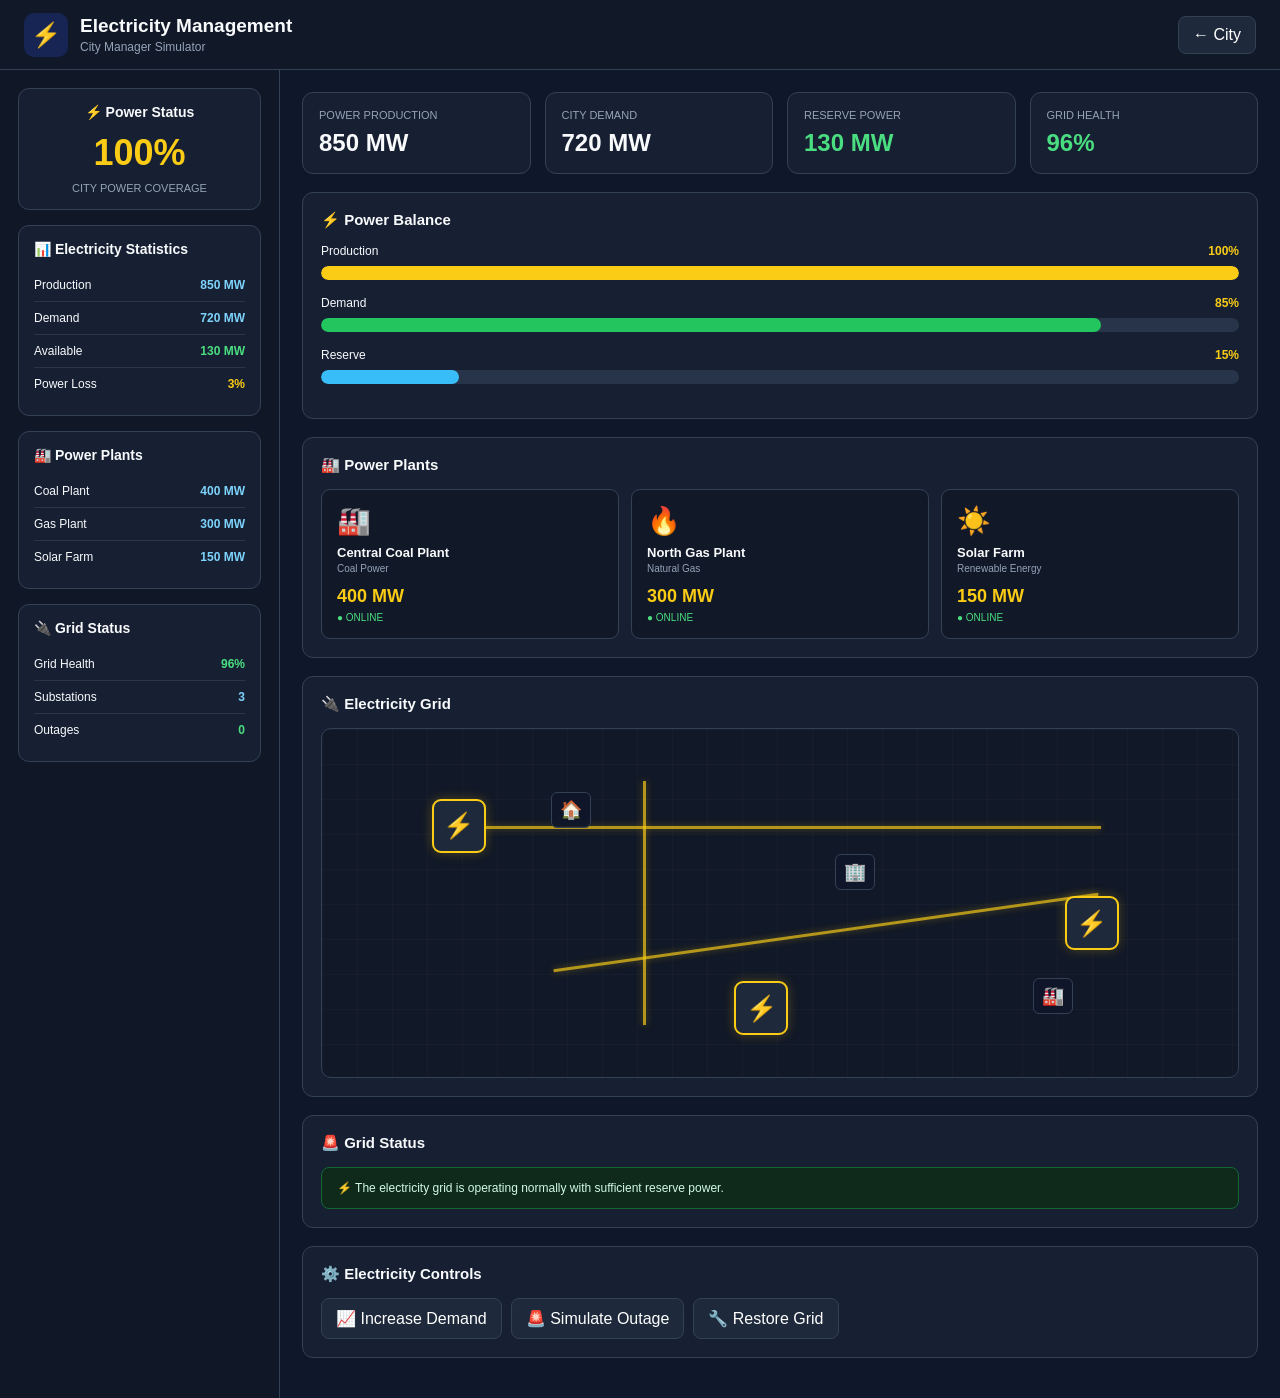
<file: electricity/electricity.html>
<!DOCTYPE html>
<html lang="en">

<head>
  <meta charset="UTF-8">

  <meta
    name="viewport"
    content="width=device-width, initial-scale=1.0"
  >

  <title>Electricity Management</title>

  <style>

    * {
      box-sizing: border-box;
      margin: 0;
      padding: 0;
    }

    body {
      min-height: 100vh;

      font-family:
        Arial,
        Helvetica,
        sans-serif;

      background: #0b1220;
      color: #f8fafc;
    }

    button,
    input,
    select {
      font: inherit;
    }

    .header {
      height: 70px;

      display: flex;
      align-items: center;
      justify-content: space-between;

      padding: 0 24px;

      background: #111827;

      border-bottom:
        1px solid #334155;
    }

    .title {
      display: flex;
      align-items: center;
      gap: 12px;
    }

    .icon {
      width: 44px;
      height: 44px;

      display: grid;
      place-items: center;

      background: #172554;

      border-radius: 10px;

      font-size: 24px;
    }

    h1 {
      font-size: 19px;
    }

    .subtitle {
      margin-top: 3px;

      color: #94a3b8;

      font-size: 12px;
    }

    .back {
      padding: 9px 14px;

      color: white;

      background: #1e293b;

      border:
        1px solid #334155;

      border-radius: 8px;

      cursor: pointer;
    }

    .back:hover {
      background: #334155;
    }

    .layout {
      display: grid;

      grid-template-columns:
        280px 1fr;

      min-height:
        calc(100vh - 70px);
    }

    .sidebar {
      padding: 18px;

      background: #101827;

      border-right:
        1px solid #334155;
    }

    .panel {
      padding: 15px;

      margin-bottom: 15px;

      background: #172033;

      border:
        1px solid #334155;

      border-radius: 11px;
    }

    .panel h2 {
      margin-bottom: 12px;

      font-size: 14px;
    }

    .power-box {
      text-align: center;
    }

    .power-number {
      margin: 8px 0;

      font-size: 36px;

      font-weight: bold;

      color: #facc15;
    }

    .power-label {
      color: #94a3b8;

      font-size: 11px;
    }

    .info {
      display: flex;

      align-items: center;
      justify-content: space-between;

      padding: 9px 0;

      border-bottom:
        1px solid #29364a;

      font-size: 12px;
    }

    .info:last-child {
      border-bottom: none;
    }

    .info strong {
      color: #7dd3fc;
    }

    .green {
      color: #4ade80 !important;
    }

    .yellow {
      color: #facc15 !important;
    }

    .red {
      color: #f87171 !important;
    }

    .main {
      padding: 22px;

      background: #0f172a;

      overflow-y: auto;
    }

    .dashboard {
      display: grid;

      grid-template-columns:
        repeat(4, 1fr);

      gap: 14px;

      margin-bottom: 18px;
    }

    .card {
      padding: 16px;

      background: #172033;

      border:
        1px solid #334155;

      border-radius: 11px;
    }

    .card-title {
      color: #94a3b8;

      font-size: 11px;
    }

    .card-value {
      margin-top: 8px;

      font-size: 24px;

      font-weight: bold;
    }

    .section {
      padding: 18px;

      margin-bottom: 18px;

      background: #172033;

      border:
        1px solid #334155;

      border-radius: 11px;
    }

    .section h2 {
      margin-bottom: 15px;

      font-size: 15px;
    }

    .power-bar-box {
      margin-bottom: 16px;
    }

    .power-bar-header {
      display: flex;

      justify-content: space-between;

      margin-bottom: 8px;

      font-size: 12px;
    }

    .power-bar-header strong {
      color: #facc15;
    }

    .progress {
      height: 14px;

      overflow: hidden;

      background: #273449;

      border-radius: 20px;
    }

    .progress-bar {
      height: 100%;

      width: 0;

      border-radius: 20px;

      transition:
        width 0.5s ease;
    }

    .yellow-bar {
      background: #facc15;
    }

    .green-bar {
      background: #22c55e;
    }

    .red-bar {
      background: #ef4444;
    }

    .blue-bar {
      background: #38bdf8;
    }

    .plants {
      display: grid;

      grid-template-columns:
        repeat(3, 1fr);

      gap: 12px;
    }

    .plant {
      padding: 15px;

      background: #111827;

      border:
        1px solid #334155;

      border-radius: 9px;
    }

    .plant-icon {
      font-size: 27px;

      margin-bottom: 8px;
    }

    .plant-name {
      font-size: 13px;

      font-weight: bold;
    }

    .plant-type {
      margin-top: 3px;

      color: #94a3b8;

      font-size: 10px;
    }

    .plant-power {
      margin-top: 12px;

      color: #facc15;

      font-size: 18px;

      font-weight: bold;
    }

    .plant-status {
      margin-top: 5px;

      color: #4ade80;

      font-size: 10px;
    }

    .grid-map {
      min-height: 350px;

      position: relative;

      overflow: hidden;

      background:
        linear-gradient(
          rgba(255,255,255,0.025) 1px,
          transparent 1px
        ),
        linear-gradient(
          90deg,
          rgba(255,255,255,0.025) 1px,
          transparent 1px
        ),
        #111827;

      background-size:
        35px 35px;

      border:
        1px solid #334155;

      border-radius: 10px;
    }

    .power-line {
      position: absolute;

      height: 3px;

      background: #facc15;

      opacity: 0.7;

      box-shadow:
        0 0 7px rgba(250,204,21,0.5);
    }

    .line-1 {
      left: 15%;
      top: 28%;

      width: 70%;
    }

    .line-2 {
      left: 25%;
      top: 58%;

      width: 60%;

      transform: rotate(-8deg);
    }

    .line-3 {
      left: 35%;
      top: 15%;

      width: 3px;
      height: 70%;
    }

    .substation {
      position: absolute;

      width: 54px;
      height: 54px;

      display: grid;
      place-items: center;

      background: #1e293b;

      border:
        2px solid #facc15;

      border-radius: 9px;

      font-size: 25px;

      box-shadow:
        0 0 12px rgba(250,204,21,0.25);
    }

    .station-1 {
      left: 12%;
      top: 20%;
    }

    .station-2 {
      right: 13%;
      top: 48%;
    }

    .station-3 {
      left: 45%;
      bottom: 12%;
    }

    .building {
      position: absolute;

      padding: 6px 8px;

      background:
        rgba(15,23,42,0.9);

      border:
        1px solid #334155;

      border-radius: 6px;

      font-size: 18px;
    }

    .building-1 {
      left: 25%;
      top: 18%;
    }

    .building-2 {
      left: 56%;
      top: 36%;
    }

    .building-3 {
      right: 18%;
      bottom: 18%;
    }

    .outage {
      padding: 13px 15px;

      background: #0f2a1b;

      border:
        1px solid #166534;

      border-radius: 8px;

      color: #d1fae5;

      font-size: 12px;
    }

    .warning {
      background: #2a210d;

      border-color: #854d0e;

      color: #fef3c7;
    }

    .danger {
      background: #2a1111;

      border-color: #991b1b;

      color: #fee2e2;
    }

    .actions {
      display: flex;

      gap: 9px;

      flex-wrap: wrap;
    }

    .action-btn {
      padding: 10px 14px;

      color: white;

      background: #1e293b;

      border:
        1px solid #334155;

      border-radius: 8px;

      cursor: pointer;
    }

    .action-btn:hover {
      background: #334155;
    }

    @media (max-width: 1050px) {

      .dashboard {
        grid-template-columns:
          repeat(2, 1fr);
      }

      .plants {
        grid-template-columns:
          repeat(2, 1fr);
      }

    }

    @media (max-width: 850px) {

      .layout {
        grid-template-columns: 1fr;
      }

      .sidebar {
        border-right: none;

        border-bottom:
          1px solid #334155;
      }

    }

    @media (max-width: 600px) {

      .header {
        padding: 0 12px;
      }

      .main {
        padding: 12px;
      }

      .dashboard,
      .plants {
        grid-template-columns: 1fr;
      }

      h1 {
        font-size: 16px;
      }

    }

  </style>
</head>

<body>

  <header class="header">

    <div class="title">

      <div class="icon">
        ⚡
      </div>

      <div>

        <h1>
          Electricity Management
        </h1>

        <div class="subtitle">
          City Manager Simulator
        </div>

      </div>

    </div>

    <button
      class="back"
      onclick="goBack()"
    >
      ← City
    </button>

  </header>


  <div class="layout">


    <aside class="sidebar">


      <div class="panel power-box">

        <h2>
          ⚡ Power Status
        </h2>

        <div
          id="powerStatus"
          class="power-number"
        >
          92%
        </div>

        <div class="power-label">
          CITY POWER COVERAGE
        </div>

      </div>


      <div class="panel">

        <h2>
          📊 Electricity Statistics
        </h2>

        <div class="info">
          <span>Production</span>

          <strong id="production">
            850 MW
          </strong>
        </div>

        <div class="info">
          <span>Demand</span>

          <strong id="demand">
            720 MW
          </strong>
        </div>

        <div class="info">
          <span>Available</span>

          <strong
            id="available"
            class="green"
          >
            130 MW
          </strong>
        </div>

        <div class="info">
          <span>Power Loss</span>

          <strong
            id="loss"
            class="yellow"
          >
            5%
          </strong>
        </div>

      </div>


      <div class="panel">

        <h2>
          🏭 Power Plants
        </h2>

        <div class="info">
          <span>Coal Plant</span>

          <strong>
            400 MW
          </strong>
        </div>

        <div class="info">
          <span>Gas Plant</span>

          <strong>
            300 MW
          </strong>
        </div>

        <div class="info">
          <span>Solar Farm</span>

          <strong>
            150 MW
          </strong>
        </div>

      </div>


      <div class="panel">

        <h2>
          🔌 Grid Status
        </h2>

        <div class="info">
          <span>Grid Health</span>

          <strong
            id="gridHealth"
            class="green"
          >
            96%
          </strong>
        </div>

        <div class="info">
          <span>Substations</span>

          <strong>
            3
          </strong>
        </div>

        <div class="info">
          <span>Outages</span>

          <strong
            id="outages"
            class="green"
          >
            0
          </strong>
        </div>

      </div>


    </aside>


    <main class="main">


      <div class="dashboard">


        <div class="card">

          <div class="card-title">
            POWER PRODUCTION
          </div>

          <div
            id="productionCard"
            class="card-value"
          >
            850 MW
          </div>

        </div>


        <div class="card">

          <div class="card-title">
            CITY DEMAND
          </div>

          <div
            id="demandCard"
            class="card-value"
          >
            720 MW
          </div>

        </div>


        <div class="card">

          <div class="card-title">
            RESERVE POWER
          </div>

          <div
            id="reserveCard"
            class="card-value green"
          >
            130 MW
          </div>

        </div>


        <div class="card">

          <div class="card-title">
            GRID HEALTH
          </div>

          <div
            id="gridCard"
            class="card-value green"
          >
            96%
          </div>

        </div>


      </div>


      <section class="section">

        <h2>
          ⚡ Power Balance
        </h2>


        <div class="power-bar-box">

          <div class="power-bar-header">

            <span>
              Production
            </span>

            <strong id="productionPercent">
              100%
            </strong>

          </div>

          <div class="progress">

            <div
              id="productionBar"
              class="progress-bar yellow-bar"
              style="width:100%;"
            ></div>

          </div>

        </div>


        <div class="power-bar-box">

          <div class="power-bar-header">

            <span>
              Demand
            </span>

            <strong id="demandPercent">
              85%
            </strong>

          </div>

          <div class="progress">

            <div
              id="demandBar"
              class="progress-bar green-bar"
              style="width:85%;"
            ></div>

          </div>

        </div>


        <div class="power-bar-box">

          <div class="power-bar-header">

            <span>
              Reserve
            </span>

            <strong id="reservePercent">
              15%
            </strong>

          </div>

          <div class="progress">

            <div
              id="reserveBar"
              class="progress-bar blue-bar"
              style="width:15%;"
            ></div>

          </div>

        </div>

      </section>


      <section class="section">

        <h2>
          🏭 Power Plants
        </h2>


        <div class="plants">


          <div class="plant">

            <div class="plant-icon">
              🏭
            </div>

            <div class="plant-name">
              Central Coal Plant
            </div>

            <div class="plant-type">
              Coal Power
            </div>

            <div
              class="plant-power"
              id="coalPower"
            >
              400 MW
            </div>

            <div class="plant-status">
              ● ONLINE
            </div>

          </div>


          <div class="plant">

            <div class="plant-icon">
              🔥
            </div>

            <div class="plant-name">
              North Gas Plant
            </div>

            <div class="plant-type">
              Natural Gas
            </div>

            <div
              class="plant-power"
              id="gasPower"
            >
              300 MW
            </div>

            <div class="plant-status">
              ● ONLINE
            </div>

          </div>


          <div class="plant">

            <div class="plant-icon">
              ☀️
            </div>

            <div class="plant-name">
              Solar Farm
            </div>

            <div class="plant-type">
              Renewable Energy
            </div>

            <div
              class="plant-power"
              id="solarPower"
            >
              150 MW
            </div>

            <div class="plant-status">
              ● ONLINE
            </div>

          </div>


        </div>

      </section>


      <section class="section">

        <h2>
          🔌 Electricity Grid
        </h2>


        <div class="grid-map">

          <div class="power-line line-1"></div>

          <div class="power-line line-2"></div>

          <div class="power-line line-3"></div>


          <div class="substation station-1">
            ⚡
          </div>

          <div class="substation station-2">
            ⚡
          </div>

          <div class="substation station-3">
            ⚡
          </div>


          <div class="building building-1">
            🏠
          </div>

          <div class="building building-2">
            🏢
          </div>

          <div class="building building-3">
            🏭
          </div>

        </div>

      </section>


      <section class="section">

        <h2>
          🚨 Grid Status
        </h2>

        <div
          id="gridAlert"
          class="outage"
        >
          ⚡ The electricity grid is operating normally with sufficient reserve power.
        </div>

      </section>


      <section class="section">

        <h2>
          ⚙️ Electricity Controls
        </h2>

        <div class="actions">

          <button
            class="action-btn"
            onclick="simulateDemand()"
          >
            📈 Increase Demand
          </button>

          <button
            class="action-btn"
            onclick="simulateOutage()"
          >
            🚨 Simulate Outage
          </button>

          <button
            class="action-btn"
            onclick="restoreGrid()"
          >
            🔧 Restore Grid
          </button>

        </div>

      </section>


    </main>

  </div>


  <script>

    let production = 850;

    let demand = 720;

    let gridHealth = 96;

    let outages = 0;

    let coalPower = 400;

    let gasPower = 300;

    let solarPower = 150;


    const powerStatusEl =
      document.getElementById(
        "powerStatus"
      );

    const productionEl =
      document.getElementById(
        "production"
      );

    const demandEl =
      document.getElementById(
        "demand"
      );

    const availableEl =
      document.getElementById(
        "available"
      );

    const lossEl =
      document.getElementById(
        "loss"
      );

    const gridHealthEl =
      document.getElementById(
        "gridHealth"
      );

    const outagesEl =
      document.getElementById(
        "outages"
      );

    const productionCardEl =
      document.getElementById(
        "productionCard"
      );

    const demandCardEl =
      document.getElementById(
        "demandCard"
      );

    const reserveCardEl =
      document.getElementById(
        "reserveCard"
      );

    const gridCardEl =
      document.getElementById(
        "gridCard"
      );


    function updateElectricity() {

      const available =
        Math.max(
          0,
          production - demand
        );


      const powerCoverage =
        demand <= production
          ? Math.min(
              100,
              Math.round(
                (production /
                Math.max(
                  1,
                  demand
                )) *
                100
              )
            )
          : Math.round(
              (production /
              demand) *
              100
            );


      const demandPercent =
        Math.min(
          100,
          Math.round(
            (demand /
            Math.max(
              1,
              production
            )) *
            100
          )
        );


      const reservePercent =
        Math.max(
          0,
          100 - demandPercent
        );


      const loss =
        Math.max(
          2,
          Math.round(
            8 -
            gridHealth / 20
          )
        );


      powerStatusEl.textContent =
        Math.min(
          100,
          powerCoverage
        ) + "%";


      productionEl.textContent =
        production + " MW";

      demandEl.textContent =
        demand + " MW";

      availableEl.textContent =
        available + " MW";


      lossEl.textContent =
        loss + "%";


      gridHealthEl.textContent =
        gridHealth + "%";


      outagesEl.textContent =
        outages;


      productionCardEl.textContent =
        production + " MW";

      demandCardEl.textContent =
        demand + " MW";

      reserveCardEl.textContent =
        available + " MW";

      gridCardEl.textContent =
        gridHealth + "%";


      document.getElementById(
        "productionPercent"
      ).textContent =
        "100%";


      document.getElementById(
        "demandPercent"
      ).textContent =
        demandPercent + "%";


      document.getElementById(
        "reservePercent"
      ).textContent =
        reservePercent + "%";


      document.getElementById(
        "productionBar"
      ).style.width =
        "100%";


      document.getElementById(
        "demandBar"
      ).style.width =
        demandPercent + "%";


      document.getElementById(
        "reserveBar"
      ).style.width =
        reservePercent + "%";


      document.getElementById(
        "coalPower"
      ).textContent =
        coalPower + " MW";

      document.getElementById(
        "gasPower"
      ).textContent =
        gasPower + " MW";

      document.getElementById(
        "solarPower"
      ).textContent =
        solarPower + " MW";


      updateColors(
        available
      );

    }


    function updateColors(
      available
    ) {

      if (
        available > 100 &&
        outages === 0
      ) {

        powerStatusEl.className =
          "power-number";

        availableEl.className =
          "green";

        gridHealthEl.className =
          "green";

        gridCardEl.className =
          "card-value green";

      }

      else if (
        available > 0
      ) {

        powerStatusEl.className =
          "power-number yellow";

        availableEl.className =
          "yellow";

        gridHealthEl.className =
          "yellow";

        gridCardEl.className =
          "card-value yellow";

      }

      else {

        powerStatusEl.className =
          "power-number red";

        availableEl.className =
          "red";

        gridHealthEl.className =
          "red";

        gridCardEl.className =
          "card-value red";

      }


      updateAlert(
        available
      );

    }


    function updateAlert(
      available
    ) {

      const alert =
        document.getElementById(
          "gridAlert"
        );


      if (outages > 0) {

        alert.className =
          "outage danger";

        alert.textContent =
          "🚨 " +
          outages +
          " electricity outage(s) are currently affecting the city.";

        return;

      }


      if (available <= 0) {

        alert.className =
          "outage danger";

        alert.textContent =
          "⚠️ Electricity demand is higher than production. Power shortages are occurring.";

        return;

      }


      if (available < 100) {

        alert.className =
          "outage warning";

        alert.textContent =
          "⚠️ Power reserves are low. Consider increasing electricity production.";

        return;

      }


      alert.className =
        "outage";

      alert.textContent =
        "⚡ The electricity grid is operating normally with sufficient reserve power.";

    }


    function simulateDemand() {

      demand +=
        Math.floor(
          20 +
          Math.random() * 60
        );


      demand =
        Math.min(
          1200,
          demand
        );


      updateElectricity();

    }


    function simulateOutage() {

      if (outages >= 3) {

        return;

      }


      outages++;


      gridHealth =
        Math.max(
          30,
          gridHealth - 12
        );


      production =
        Math.max(
          300,
          production - 100
        );


      updateElectricity();

    }


    function restoreGrid() {

      if (outages <= 0) {

        gridHealth =
          Math.min(
            100,
            gridHealth + 2
          );

        updateElectricity();

        return;

      }


      outages--;


      gridHealth =
        Math.min(
          100,
          gridHealth + 12
        );


      production =
        Math.min(
          850,
          production + 100
        );


      updateElectricity();

    }


    function automaticGridUpdate() {

      const change =
        Math.floor(
          -25 +
          Math.random() * 51
        );


      demand =
        Math.max(
          500,
          Math.min(
            1000,
            demand + change
          )
        );


      if (
        outages === 0 &&
        Math.random() < 0.08
      ) {

        outages = 1;

        gridHealth =
          Math.max(
            50,
            gridHealth - 8
          );

        production =
          Math.max(
            500,
            production - 100
          );

      }


      if (
        outages > 0 &&
        Math.random() < 0.25
      ) {

        restoreGrid();

        return;

      }


      updateElectricity();

    }


    function goBack() {

      window.location.href =
        "../index.html";

    }


    updateElectricity();


    setInterval(
      automaticGridUpdate,
      10000
    );

  </script>

</body>

</html>
</file>
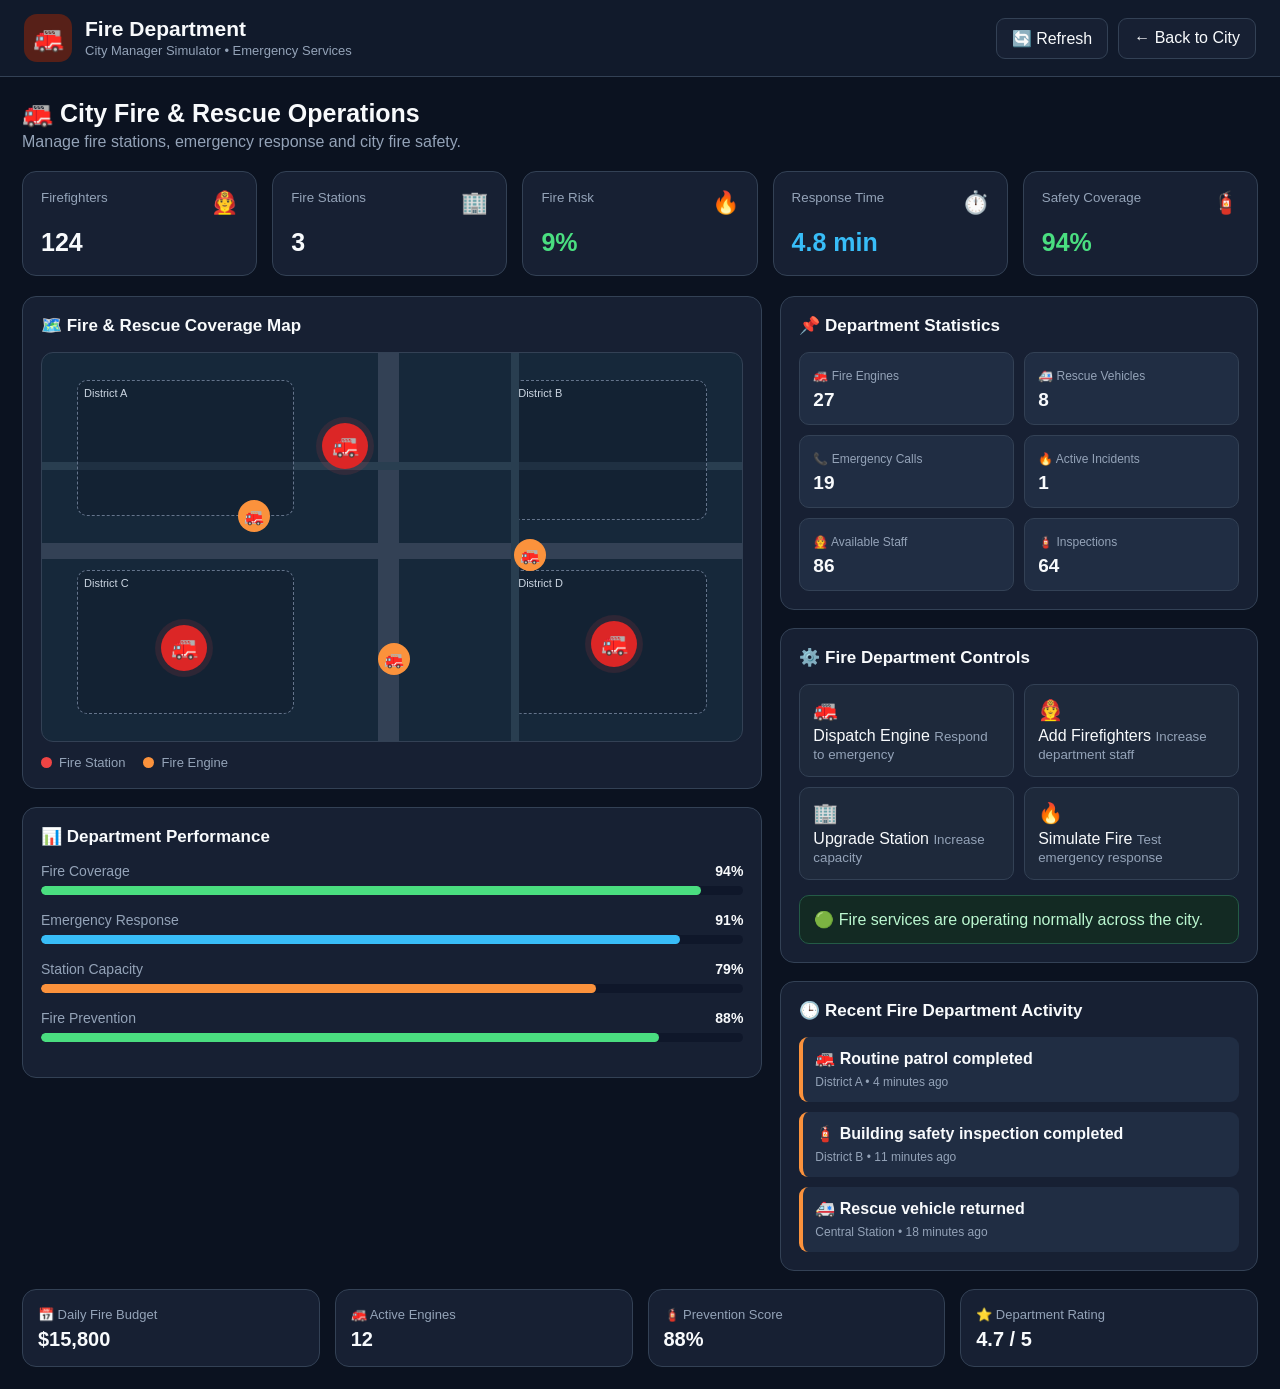
<file: fire/fire.html>
<!DOCTYPE html>
<html lang="en">
<head>
<meta charset="UTF-8">
<meta name="viewport" content="width=device-width, initial-scale=1.0">
<title>Fire Department - City Manager Simulator</title>

<style>
* {
  box-sizing: border-box;
  margin: 0;
  padding: 0;
}

:root {
  --bg: #0b1220;
  --panel: #172033;
  --panel2: #202d43;
  --border: #334155;
  --text: #f8fafc;
  --muted: #94a3b8;
  --orange: #fb923c;
  --red: #ef4444;
  --yellow: #facc15;
  --green: #4ade80;
  --blue: #38bdf8;
}

body {
  min-height: 100vh;
  background: var(--bg);
  color: var(--text);
  font-family: Arial, Helvetica, sans-serif;
}

button {
  font: inherit;
  cursor: pointer;
}

.topbar {
  min-height: 76px;
  padding: 14px 24px;
  background: #111a2b;
  border-bottom: 1px solid var(--border);
  display: flex;
  justify-content: space-between;
  align-items: center;
  gap: 20px;
}

.brand {
  display: flex;
  align-items: center;
  gap: 13px;
}

.logo {
  width: 48px;
  height: 48px;
  border-radius: 13px;
  display: grid;
  place-items: center;
  background: #572018;
  font-size: 25px;
}

.brand h1 {
  font-size: 21px;
}

.brand span {
  color: var(--muted);
  font-size: 13px;
}

.top-actions {
  display: flex;
  gap: 10px;
}

.top-actions button {
  padding: 10px 15px;
  border: 1px solid var(--border);
  border-radius: 9px;
  background: var(--panel);
  color: var(--text);
}

.top-actions button:hover {
  background: var(--panel2);
}

.dashboard {
  max-width: 1500px;
  margin: auto;
  padding: 22px;
}

.title {
  margin-bottom: 20px;
}

.title h2 {
  font-size: 25px;
  margin-bottom: 5px;
}

.title p {
  color: var(--muted);
}

.cards {
  display: grid;
  grid-template-columns: repeat(5, 1fr);
  gap: 15px;
  margin-bottom: 20px;
}

.card,
.panel,
.bottom-box {
  background: var(--panel);
  border: 1px solid var(--border);
  border-radius: 14px;
}

.card {
  padding: 18px;
}

.card-top {
  display: flex;
  justify-content: space-between;
  margin-bottom: 12px;
}

.card small {
  color: var(--muted);
}

.card-icon {
  font-size: 22px;
}

.card strong {
  font-size: 25px;
}

.green { color: var(--green); }
.red { color: var(--red); }
.yellow { color: var(--yellow); }
.orange { color: var(--orange); }
.blue { color: var(--blue); }

.grid {
  display: grid;
  grid-template-columns: 1.55fr 1fr;
  gap: 18px;
}

.panel {
  padding: 18px;
  margin-bottom: 18px;
}

.panel h3 {
  font-size: 17px;
  margin-bottom: 16px;
}

.city-map {
  position: relative;
  height: 390px;
  overflow: hidden;
  border-radius: 12px;
  border: 1px solid var(--border);
  background:
    linear-gradient(90deg, transparent 48%, #334155 48%, #334155 51%, transparent 51%),
    linear-gradient(0deg, transparent 47%, #334155 47%, #334155 51%, transparent 51%),
    #16283a;
}

.city-map::before {
  content: "";
  position: absolute;
  left: 0;
  right: 0;
  top: 28%;
  height: 8px;
  background: #293e50;
}

.city-map::after {
  content: "";
  position: absolute;
  top: 0;
  bottom: 0;
  left: 67%;
  width: 8px;
  background: #293e50;
}

.district {
  position: absolute;
  border: 1px dashed #64748b;
  border-radius: 10px;
  padding: 6px;
  color: #cbd5e1;
  font-size: 11px;
  background: rgba(15, 23, 42, .35);
}

.d1 {
  width: 31%;
  height: 35%;
  left: 5%;
  top: 7%;
}

.d2 {
  width: 28%;
  height: 36%;
  right: 5%;
  top: 7%;
}

.d3 {
  width: 31%;
  height: 37%;
  left: 5%;
  bottom: 7%;
}

.d4 {
  width: 28%;
  height: 37%;
  right: 5%;
  bottom: 7%;
}

.station {
  position: absolute;
  z-index: 3;
  width: 46px;
  height: 46px;
  border-radius: 50%;
  background: #dc2626;
  display: grid;
  place-items: center;
  font-size: 22px;
  box-shadow: 0 0 0 6px rgba(239,68,68,.12);
}

.s1 {
  left: 40%;
  top: 18%;
}

.s2 {
  left: 17%;
  bottom: 18%;
}

.s3 {
  right: 15%;
  bottom: 19%;
}

.truck {
  position: absolute;
  z-index: 4;
  width: 32px;
  height: 32px;
  border-radius: 50%;
  background: var(--orange);
  display: grid;
  place-items: center;
  font-size: 16px;
  animation: move 3s infinite alternate ease-in-out;
}

.t1 {
  left: 28%;
  top: 38%;
}

.t2 {
  right: 28%;
  top: 48%;
  animation-delay: .7s;
}

.t3 {
  left: 48%;
  bottom: 17%;
  animation-delay: 1.2s;
}

@keyframes move {
  from {
    transform: translate(0,0);
  }
  to {
    transform: translate(17px,-11px);
  }
}

.legend {
  display: flex;
  gap: 18px;
  flex-wrap: wrap;
  margin-top: 13px;
  color: var(--muted);
  font-size: 13px;
}

.legend span {
  display: flex;
  align-items: center;
  gap: 7px;
}

.dot {
  width: 11px;
  height: 11px;
  border-radius: 50%;
}

.station-dot {
  background: var(--red);
}

.truck-dot {
  background: var(--orange);
}

.progress-row {
  margin-bottom: 17px;
}

.progress-head {
  display: flex;
  justify-content: space-between;
  margin-bottom: 7px;
}

.progress-head span {
  color: var(--muted);
  font-size: 14px;
}

.progress-head strong {
  font-size: 14px;
}

.progress {
  height: 9px;
  border-radius: 20px;
  overflow: hidden;
  background: #0f172a;
}

.progress div {
  height: 100%;
  border-radius: 20px;
  transition: width .4s;
}

.orange-bar { background: var(--orange); }
.green-bar { background: var(--green); }
.red-bar { background: var(--red); }
.blue-bar { background: var(--blue); }

.stats {
  display: grid;
  grid-template-columns: repeat(2,1fr);
  gap: 10px;
}

.stat {
  background: var(--panel2);
  border: 1px solid var(--border);
  border-radius: 10px;
  padding: 13px;
}

.stat span {
  color: var(--muted);
  font-size: 12px;
}

.stat strong {
  display: block;
  margin-top: 5px;
  font-size: 19px;
}

.controls {
  display: grid;
  grid-template-columns: repeat(2,1fr);
  gap: 10px;
}

.control {
  text-align: left;
  padding: 13px;
  border: 1px solid var(--border);
  border-radius: 10px;
  background: #1e293b;
  color: var(--text);
}

.control:hover {
  background: #27364c;
}

.control span {
  display: block;
  font-size: 20px;
  margin-bottom: 5px;
}

.control small {
  color: var(--muted);
}

.alert {
  margin-top: 15px;
  padding: 14px;
  border-radius: 10px;
  background: #2d2112;
  border: 1px solid #76501c;
  color: #fde68a;
}

.activity {
  padding: 12px;
  background: var(--panel2);
  border-left: 4px solid var(--orange);
  border-radius: 9px;
  margin-bottom: 10px;
}

.activity:last-child {
  margin-bottom: 0;
}

.activity strong {
  display: block;
  margin-bottom: 4px;
}

.activity span {
  color: var(--muted);
  font-size: 12px;
}

.bottom {
  display: grid;
  grid-template-columns: repeat(4,1fr);
  gap: 15px;
}

.bottom-box {
  padding: 15px;
}

.bottom-box span {
  color: var(--muted);
  font-size: 13px;
}

.bottom-box strong {
  display: block;
  margin-top: 5px;
  font-size: 20px;
}

.notification {
  position: fixed;
  right: 22px;
  bottom: 22px;
  background: #1e293b;
  border: 1px solid var(--border);
  padding: 14px 18px;
  border-radius: 10px;
  box-shadow: 0 15px 35px rgba(0,0,0,.35);
  opacity: 0;
  transform: translateY(20px);
  pointer-events: none;
  transition: .25s;
}

.notification.show {
  opacity: 1;
  transform: translateY(0);
}

@media (max-width:1100px) {
  .cards {
    grid-template-columns: repeat(3,1fr);
  }

  .grid {
    grid-template-columns: 1fr;
  }
}

@media (max-width:700px) {
  .topbar {
    flex-direction: column;
    align-items: stretch;
  }

  .top-actions {
    width: 100%;
  }

  .top-actions button {
    flex: 1;
  }

  .cards {
    grid-template-columns: repeat(2,1fr);
  }

  .bottom {
    grid-template-columns: repeat(2,1fr);
  }
}

@media (max-width:480px) {
  .dashboard {
    padding: 12px;
  }

  .cards,
  .stats,
  .controls,
  .bottom {
    grid-template-columns: 1fr;
  }

  .city-map {
    height: 320px;
  }
}
</style>
</head>

<body>

<header class="topbar">

  <div class="brand">
    <div class="logo">🚒</div>
    <div>
      <h1>Fire Department</h1>
      <span>City Manager Simulator • Emergency Services</span>
    </div>
  </div>

  <div class="top-actions">
    <button id="refreshBtn">🔄 Refresh</button>
    <button id="backBtn">← Back to City</button>
  </div>

</header>


<main class="dashboard">

  <div class="title">
    <h2>🚒 City Fire & Rescue Operations</h2>
    <p>Manage fire stations, emergency response and city fire safety.</p>
  </div>


  <section class="cards">

    <div class="card">
      <div class="card-top">
        <small>Firefighters</small>
        <span class="card-icon">👨‍🚒</span>
      </div>
      <strong id="firefighters">124</strong>
    </div>

    <div class="card">
      <div class="card-top">
        <small>Fire Stations</small>
        <span class="card-icon">🏢</span>
      </div>
      <strong id="stations">3</strong>
    </div>

    <div class="card">
      <div class="card-top">
        <small>Fire Risk</small>
        <span class="card-icon">🔥</span>
      </div>
      <strong class="green" id="fireRisk">9%</strong>
    </div>

    <div class="card">
      <div class="card-top">
        <small>Response Time</small>
        <span class="card-icon">⏱️</span>
      </div>
      <strong class="blue" id="responseTime">4.8 min</strong>
    </div>

    <div class="card">
      <div class="card-top">
        <small>Safety Coverage</small>
        <span class="card-icon">🧯</span>
      </div>
      <strong class="green" id="coverage">94%</strong>
    </div>

  </section>


  <div class="grid">

    <section>

      <div class="panel">

        <h3>🗺️ Fire & Rescue Coverage Map</h3>

        <div class="city-map">

          <div class="district d1">District A</div>
          <div class="district d2">District B</div>
          <div class="district d3">District C</div>
          <div class="district d4">District D</div>

          <div class="station s1">🚒</div>
          <div class="station s2">🚒</div>
          <div class="station s3">🚒</div>

          <div class="truck t1">🚒</div>
          <div class="truck t2">🚒</div>
          <div class="truck t3">🚒</div>

        </div>

        <div class="legend">
          <span>
            <i class="dot station-dot"></i>
            Fire Station
          </span>

          <span>
            <i class="dot truck-dot"></i>
            Fire Engine
          </span>
        </div>

      </div>


      <div class="panel">

        <h3>📊 Department Performance</h3>

        <div class="progress-row">
          <div class="progress-head">
            <span>Fire Coverage</span>
            <strong id="coverageText">94%</strong>
          </div>

          <div class="progress">
            <div
              id="coverageBar"
              class="green-bar"
              style="width:94%">
            </div>
          </div>
        </div>


        <div class="progress-row">
          <div class="progress-head">
            <span>Emergency Response</span>
            <strong id="responseText">91%</strong>
          </div>

          <div class="progress">
            <div
              id="responseBar"
              class="blue-bar"
              style="width:91%">
            </div>
          </div>
        </div>


        <div class="progress-row">
          <div class="progress-head">
            <span>Station Capacity</span>
            <strong id="capacityText">79%</strong>
          </div>

          <div class="progress">
            <div
              id="capacityBar"
              class="orange-bar"
              style="width:79%">
            </div>
          </div>
        </div>


        <div class="progress-row">
          <div class="progress-head">
            <span>Fire Prevention</span>
            <strong id="preventionText">88%</strong>
          </div>

          <div class="progress">
            <div
              id="preventionBar"
              class="green-bar"
              style="width:88%">
            </div>
          </div>
        </div>

      </div>

    </section>


    <section>

      <div class="panel">

        <h3>📌 Department Statistics</h3>

        <div class="stats">

          <div class="stat">
            <span>🚒 Fire Engines</span>
            <strong id="engines">27</strong>
          </div>

          <div class="stat">
            <span>🚑 Rescue Vehicles</span>
            <strong id="rescue">8</strong>
          </div>

          <div class="stat">
            <span>📞 Emergency Calls</span>
            <strong id="calls">19</strong>
          </div>

          <div class="stat">
            <span>🔥 Active Incidents</span>
            <strong id="incidents">1</strong>
          </div>

          <div class="stat">
            <span>👨‍🚒 Available Staff</span>
            <strong id="available">86</strong>
          </div>

          <div class="stat">
            <span>🧯 Inspections</span>
            <strong id="inspections">64</strong>
          </div>

        </div>

      </div>


      <div class="panel">

        <h3>⚙️ Fire Department Controls</h3>

        <div class="controls">

          <button class="control" id="dispatchBtn">
            <span>🚒</span>
            Dispatch Engine
            <small>Respond to emergency</small>
          </button>

          <button class="control" id="staffBtn">
            <span>👨‍🚒</span>
            Add Firefighters
            <small>Increase department staff</small>
          </button>

          <button class="control" id="stationBtn">
            <span>🏢</span>
            Upgrade Station
            <small>Increase capacity</small>
          </button>

          <button class="control" id="incidentBtn">
            <span>🔥</span>
            Simulate Fire
            <small>Test emergency response</small>
          </button>

        </div>

        <div class="alert" id="alert">
          🟢 Fire services are operating normally across the city.
        </div>

      </div>


      <div class="panel">

        <h3>🕒 Recent Fire Department Activity</h3>

        <div id="activityList">

          <div class="activity">
            <strong>🚒 Routine patrol completed</strong>
            <span>District A • 4 minutes ago</span>
          </div>

          <div class="activity">
            <strong>🧯 Building safety inspection completed</strong>
            <span>District B • 11 minutes ago</span>
          </div>

          <div class="activity">
            <strong>🚑 Rescue vehicle returned</strong>
            <span>Central Station • 18 minutes ago</span>
          </div>

        </div>

      </div>

    </section>

  </div>


  <section class="bottom">

    <div class="bottom-box">
      <span>📅 Daily Fire Budget</span>
      <strong id="budget">$15,800</strong>
    </div>

    <div class="bottom-box">
      <span>🚒 Active Engines</span>
      <strong id="activeEngines">12</strong>
    </div>

    <div class="bottom-box">
      <span>🧯 Prevention Score</span>
      <strong id="preventionScore">88%</strong>
    </div>

    <div class="bottom-box">
      <span>⭐ Department Rating</span>
      <strong id="rating">4.7 / 5</strong>
    </div>

  </section>

</main>


<div class="notification" id="notification"></div>


<script>

let firefighters = 124;
let stations = 3;
let fireRisk = 9;
let responseTime = 4.8;
let coverage = 94;

let response = 91;
let capacity = 79;
let prevention = 88;

let engines = 27;
let rescue = 8;
let calls = 19;
let incidents = 1;
let available = 86;
let inspections = 64;

let activeEngines = 12;
let budget = 15800;


const $ = id => document.getElementById(id);


function clamp(value, min, max) {
  return Math.max(min, Math.min(max, value));
}


function notify(message) {

  const box = $("notification");

  box.textContent = message;
  box.classList.add("show");

  setTimeout(() => {
    box.classList.remove("show");
  }, 2500);
}


function addActivity(title, detail) {

  const list = $("activityList");

  const item = document.createElement("div");

  item.className = "activity";

  item.innerHTML = `
    <strong>${title}</strong>
    <span>${detail}</span>
  `;

  list.prepend(item);

  while (list.children.length > 5) {
    list.removeChild(list.lastChild);
  }
}


function updateAlert() {

  const alert = $("alert");

  if (incidents >= 5) {

    alert.textContent =
      "🔴 Several emergencies are active. More engines should be dispatched.";

    alert.style.background = "#35171b";
    alert.style.borderColor = "#7f1d1d";
    alert.style.color = "#fecaca";

  } else if (fireRisk >= 18) {

    alert.textContent =
      "🟡 Fire risk is elevated. Increase prevention and station coverage.";

    alert.style.background = "#332b12";
    alert.style.borderColor = "#6b5a16";
    alert.style.color = "#fef08a";

  } else {

    alert.textContent =
      "🟢 Fire services are operating normally across the city.";

    alert.style.background = "#132a23";
    alert.style.borderColor = "#245b46";
    alert.style.color = "#bbf7d0";
  }
}


function updateUI() {

  $("firefighters").textContent = firefighters;
  $("stations").textContent = stations;

  $("fireRisk").textContent = fireRisk + "%";
  $("responseTime").textContent =
    responseTime.toFixed(1) + " min";

  $("coverage").textContent = coverage + "%";

  $("coverageText").textContent = coverage + "%";
  $("responseText").textContent = response + "%";
  $("capacityText").textContent = capacity + "%";
  $("preventionText").textContent = prevention + "%";

  $("coverageBar").style.width = coverage + "%";
  $("responseBar").style.width = response + "%";
  $("capacityBar").style.width = capacity + "%";
  $("preventionBar").style.width = prevention + "%";

  $("engines").textContent = engines;
  $("rescue").textContent = rescue;
  $("calls").textContent = calls;
  $("incidents").textContent = incidents;
  $("available").textContent = available;
  $("inspections").textContent = inspections;

  $("activeEngines").textContent = activeEngines;
  $("preventionScore").textContent = prevention + "%";
  $("budget").textContent =
    "$" + budget.toLocaleString();

  $("fireRisk").className =
    fireRisk <= 10 ? "green" :
    fireRisk <= 18 ? "yellow" :
    "red";

  $("coverage").className =
    coverage >= 80 ? "green" :
    coverage >= 60 ? "yellow" :
    "red";

  updateAlert();
}


$("dispatchBtn").addEventListener("click", () => {

  if (engines <= 0) {
    notify("No fire engines available.");
    return;
  }

  activeEngines++;
  engines--;
  incidents = Math.max(0, incidents - 1);
  calls++;

  response = clamp(response + 2, 0, 100);
  responseTime = Math.max(2.2, responseTime - 0.2);

  budget -= 450;

  addActivity(
    "🚒 Fire engine dispatched",
    "Emergency response unit sent • Just now"
  );

  notify("🚒 Engine dispatched.");

  updateUI();


  setTimeout(() => {

    engines++;
    activeEngines = Math.max(0, activeEngines - 1);

    addActivity(
      "✅ Emergency response completed",
      "Fire engine returned to station • Just now"
    );

    updateUI();

  }, 3500);
});


$("staffBtn").addEventListener("click", () => {

  firefighters += 8;
  available += 8;

  response = clamp(response + 2, 0, 100);
  responseTime = Math.max(2, responseTime - 0.15);

  budget -= 1000;

  addActivity(
    "👨‍🚒 Firefighters added",
    "Department staffing increased • Just now"
  );

  notify("👨‍🚒 8 firefighters added.");

  updateUI();
});


$("stationBtn").addEventListener("click", () => {

  stations++;
  capacity = clamp(capacity + 8, 0, 100);
  coverage = clamp(coverage + 3, 0, 100);

  budget -= 4500;

  addActivity(
    "🏢 Fire station upgraded",
    "Station capacity increased • Just now"
  );

  notify("🏢 Fire station upgraded.");

  updateUI();
});


$("incidentBtn").addEventListener("click", () => {

  incidents++;
  calls++;

  fireRisk = clamp(
    fireRisk + (Math.random() > .5 ? 1 : 2),
    1,
    40
  );

  coverage = clamp(coverage - 1, 0, 100);

  addActivity(
    "🔥 Fire emergency simulated",
    "Fire & rescue unit responding • Just now"
  );

  notify("🔥 Emergency response activated.");

  updateUI();


  setTimeout(() => {

    if (incidents > 0) {

      incidents--;

      fireRisk = clamp(fireRisk - 1, 1, 40);
      coverage = clamp(coverage + 1, 0, 100);
      prevention = clamp(prevention + 1, 0, 100);

      addActivity(
        "🟢 Emergency resolved",
        "Fire & rescue operation completed • Just now"
      );

      updateUI();
    }

  }, 4000);
});


$("refreshBtn").addEventListener("click", () => {

  calls += Math.floor(Math.random() * 3);

  inspections += Math.floor(Math.random() * 4);

  responseTime = clamp(
    responseTime + (Math.random() * .4 - .2),
    2,
    8
  );

  notify("🔄 Fire department refreshed.");

  updateUI();
});


$("backBtn").addEventListener("click", () => {
  window.location.href = "../index.html";
});


setInterval(() => {

  calls += Math.floor(Math.random() * 2);

  if (Math.random() > .65) {
    inspections++;
  }

  if (Math.random() > .7) {

    fireRisk = clamp(
      fireRisk + (Math.random() > .5 ? 1 : -1),
      2,
      30
    );
  }

  responseTime = clamp(
    responseTime + (Math.random() * .2 - .1),
    2,
    8
  );

  updateUI();

}, 10000);


updateUI();

</script>

</body>
</html>
</file>
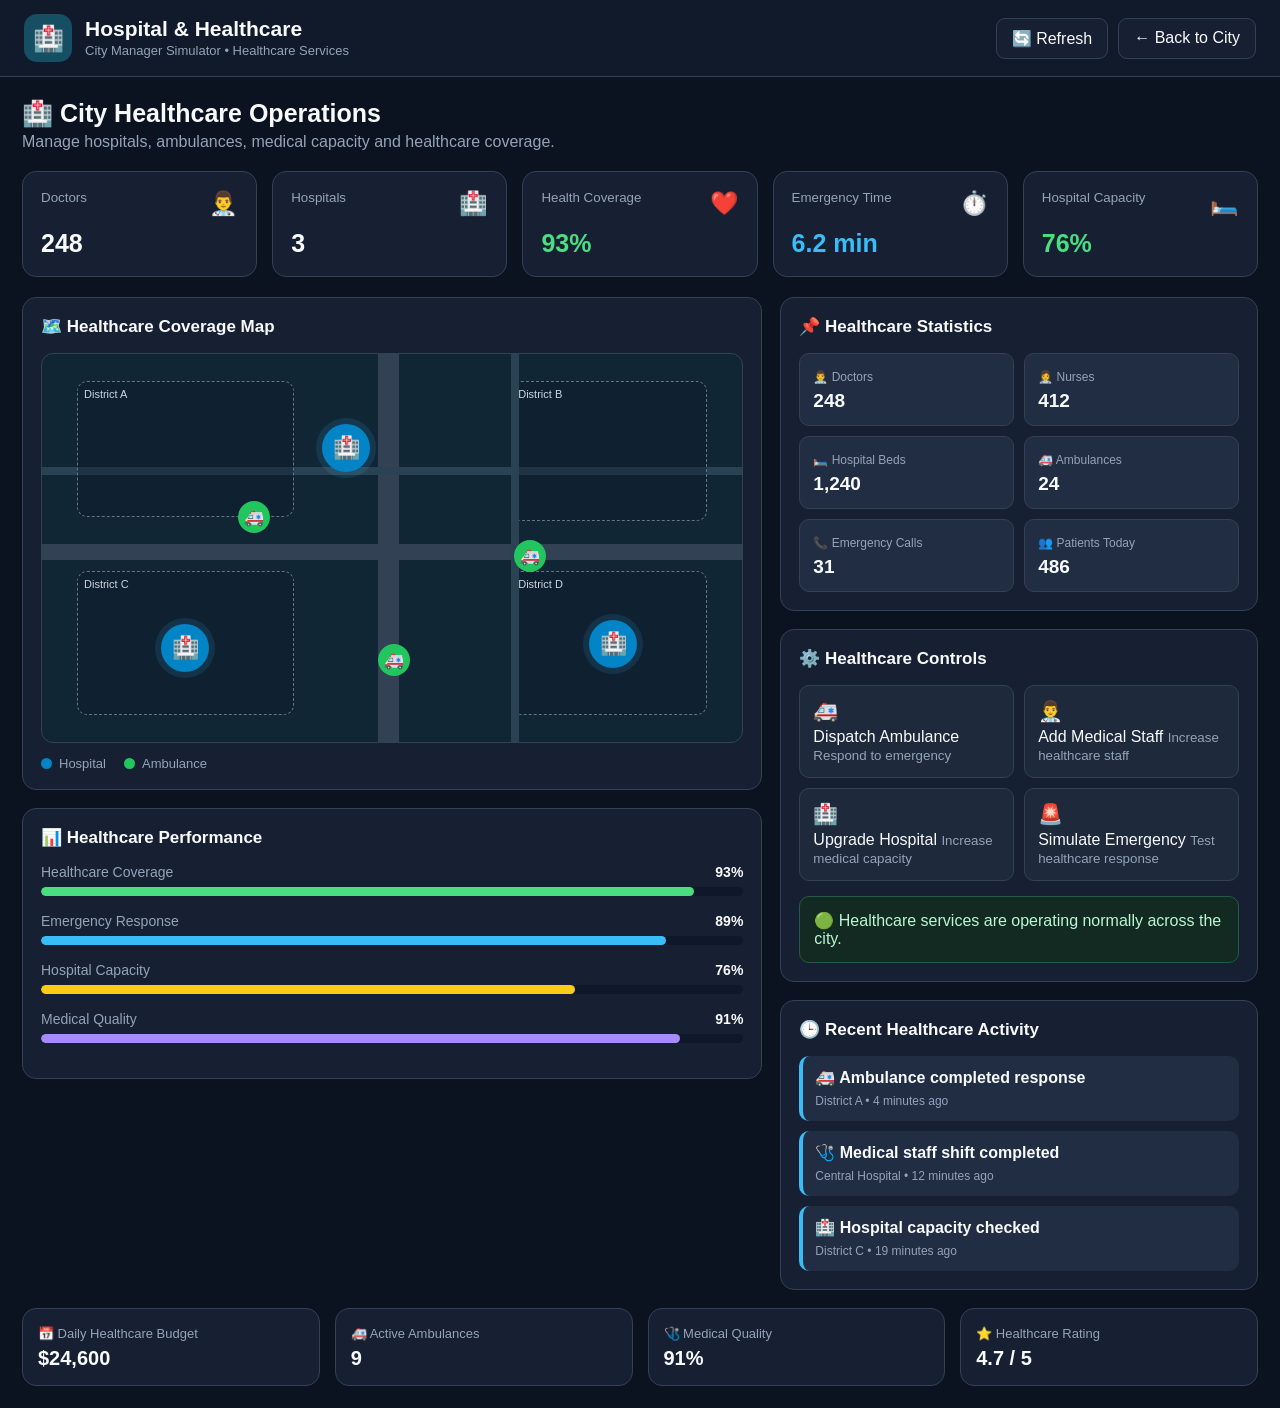
<file: hospital/hospital.html>
<!DOCTYPE html>
<html lang="en">
<head>
<meta charset="UTF-8">
<meta name="viewport" content="width=device-width, initial-scale=1.0">
<title>Hospital & Healthcare - City Manager Simulator</title>

<style>
* {
  box-sizing: border-box;
  margin: 0;
  padding: 0;
}

:root {
  --bg: #0b1220;
  --panel: #172033;
  --panel2: #202d43;
  --border: #334155;
  --text: #f8fafc;
  --muted: #94a3b8;
  --blue: #38bdf8;
  --green: #4ade80;
  --red: #ef4444;
  --yellow: #facc15;
  --purple: #a78bfa;
}

body {
  min-height: 100vh;
  background: var(--bg);
  color: var(--text);
  font-family: Arial, Helvetica, sans-serif;
}

button {
  font: inherit;
  cursor: pointer;
}

.topbar {
  min-height: 76px;
  padding: 14px 24px;
  background: #111a2b;
  border-bottom: 1px solid var(--border);
  display: flex;
  align-items: center;
  justify-content: space-between;
  gap: 20px;
}

.brand {
  display: flex;
  align-items: center;
  gap: 13px;
}

.logo {
  width: 48px;
  height: 48px;
  border-radius: 13px;
  display: grid;
  place-items: center;
  background: #164e63;
  font-size: 25px;
}

.brand h1 {
  font-size: 21px;
}

.brand span {
  color: var(--muted);
  font-size: 13px;
}

.actions {
  display: flex;
  gap: 10px;
}

.actions button {
  padding: 10px 15px;
  color: var(--text);
  background: var(--panel);
  border: 1px solid var(--border);
  border-radius: 9px;
}

.actions button:hover {
  background: var(--panel2);
}

.dashboard {
  max-width: 1500px;
  margin: auto;
  padding: 22px;
}

.title {
  margin-bottom: 20px;
}

.title h2 {
  font-size: 25px;
  margin-bottom: 5px;
}

.title p {
  color: var(--muted);
}

.cards {
  display: grid;
  grid-template-columns: repeat(5, 1fr);
  gap: 15px;
  margin-bottom: 20px;
}

.card,
.panel,
.bottom-box {
  background: var(--panel);
  border: 1px solid var(--border);
  border-radius: 14px;
}

.card {
  padding: 18px;
}

.card-top {
  display: flex;
  justify-content: space-between;
  margin-bottom: 12px;
}

.card small {
  color: var(--muted);
}

.card-icon {
  font-size: 23px;
}

.card strong {
  font-size: 25px;
}

.green { color: var(--green); }
.red { color: var(--red); }
.yellow { color: var(--yellow); }
.blue { color: var(--blue); }
.purple { color: var(--purple); }

.main-grid {
  display: grid;
  grid-template-columns: 1.55fr 1fr;
  gap: 18px;
}

.panel {
  padding: 18px;
  margin-bottom: 18px;
}

.panel h3 {
  font-size: 17px;
  margin-bottom: 16px;
}

.city-map {
  position: relative;
  height: 390px;
  overflow: hidden;
  border-radius: 12px;
  border: 1px solid var(--border);
  background:
    linear-gradient(
      90deg,
      transparent 48%,
      #334155 48%,
      #334155 51%,
      transparent 51%
    ),
    linear-gradient(
      0deg,
      transparent 47%,
      #334155 47%,
      #334155 51%,
      transparent 51%
    ),
    #102635;
}

.city-map::before {
  content: "";
  position: absolute;
  left: 0;
  right: 0;
  top: 29%;
  height: 8px;
  background: #294354;
}

.city-map::after {
  content: "";
  position: absolute;
  top: 0;
  bottom: 0;
  left: 67%;
  width: 8px;
  background: #294354;
}

.district {
  position: absolute;
  border: 1px dashed #64748b;
  border-radius: 10px;
  padding: 6px;
  color: #cbd5e1;
  font-size: 11px;
  background: rgba(15,23,42,.35);
}

.d1 {
  width: 31%;
  height: 35%;
  left: 5%;
  top: 7%;
}

.d2 {
  width: 28%;
  height: 36%;
  right: 5%;
  top: 7%;
}

.d3 {
  width: 31%;
  height: 37%;
  left: 5%;
  bottom: 7%;
}

.d4 {
  width: 28%;
  height: 37%;
  right: 5%;
  bottom: 7%;
}

.hospital {
  position: absolute;
  z-index: 3;
  width: 48px;
  height: 48px;
  border-radius: 50%;
  background: #0284c7;
  display: grid;
  place-items: center;
  font-size: 22px;
  box-shadow: 0 0 0 6px rgba(56,189,248,.12);
}

.h1 {
  left: 40%;
  top: 18%;
}

.h2 {
  left: 17%;
  bottom: 18%;
}

.h3 {
  right: 15%;
  bottom: 19%;
}

.ambulance {
  position: absolute;
  z-index: 4;
  width: 32px;
  height: 32px;
  border-radius: 50%;
  background: #22c55e;
  display: grid;
  place-items: center;
  font-size: 16px;
  animation: move 3s infinite alternate ease-in-out;
}

.a1 {
  left: 28%;
  top: 38%;
}

.a2 {
  right: 28%;
  top: 48%;
  animation-delay: .7s;
}

.a3 {
  left: 48%;
  bottom: 17%;
  animation-delay: 1.2s;
}

@keyframes move {
  from {
    transform: translate(0,0);
  }

  to {
    transform: translate(17px,-11px);
  }
}

.legend {
  display: flex;
  gap: 18px;
  flex-wrap: wrap;
  margin-top: 13px;
  color: var(--muted);
  font-size: 13px;
}

.legend span {
  display: flex;
  align-items: center;
  gap: 7px;
}

.dot {
  width: 11px;
  height: 11px;
  border-radius: 50%;
}

.hospital-dot {
  background: #0284c7;
}

.ambulance-dot {
  background: #22c55e;
}

.progress-row {
  margin-bottom: 17px;
}

.progress-head {
  display: flex;
  justify-content: space-between;
  margin-bottom: 7px;
}

.progress-head span {
  color: var(--muted);
  font-size: 14px;
}

.progress-head strong {
  font-size: 14px;
}

.progress {
  height: 9px;
  background: #0f172a;
  border-radius: 20px;
  overflow: hidden;
}

.progress div {
  height: 100%;
  border-radius: 20px;
  transition: width .4s;
}

.blue-bar {
  background: var(--blue);
}

.green-bar {
  background: var(--green);
}

.purple-bar {
  background: var(--purple);
}

.yellow-bar {
  background: var(--yellow);
}

.stats {
  display: grid;
  grid-template-columns: repeat(2, 1fr);
  gap: 10px;
}

.stat {
  background: var(--panel2);
  border: 1px solid var(--border);
  border-radius: 10px;
  padding: 13px;
}

.stat span {
  color: var(--muted);
  font-size: 12px;
}

.stat strong {
  display: block;
  margin-top: 5px;
  font-size: 19px;
}

.controls {
  display: grid;
  grid-template-columns: repeat(2, 1fr);
  gap: 10px;
}

.control {
  padding: 13px;
  text-align: left;
  color: var(--text);
  background: #1e293b;
  border: 1px solid var(--border);
  border-radius: 10px;
}

.control:hover {
  background: #27364c;
}

.control span {
  display: block;
  font-size: 20px;
  margin-bottom: 5px;
}

.control small {
  color: var(--muted);
}

.alert {
  margin-top: 15px;
  padding: 14px;
  border-radius: 10px;
  background: #132a23;
  border: 1px solid #245b46;
  color: #bbf7d0;
}

.activity {
  padding: 12px;
  margin-bottom: 10px;
  border-radius: 10px;
  background: var(--panel2);
  border-left: 4px solid var(--blue);
}

.activity:last-child {
  margin-bottom: 0;
}

.activity strong {
  display: block;
  margin-bottom: 4px;
}

.activity span {
  color: var(--muted);
  font-size: 12px;
}

.bottom {
  display: grid;
  grid-template-columns: repeat(4, 1fr);
  gap: 15px;
}

.bottom-box {
  padding: 15px;
}

.bottom-box span {
  color: var(--muted);
  font-size: 13px;
}

.bottom-box strong {
  display: block;
  margin-top: 5px;
  font-size: 20px;
}

.notification {
  position: fixed;
  right: 22px;
  bottom: 22px;
  padding: 14px 18px;
  border-radius: 10px;
  background: #1e293b;
  border: 1px solid var(--border);
  box-shadow: 0 15px 35px rgba(0,0,0,.35);
  opacity: 0;
  transform: translateY(20px);
  pointer-events: none;
  transition: .25s;
}

.notification.show {
  opacity: 1;
  transform: translateY(0);
}

@media (max-width: 1100px) {
  .cards {
    grid-template-columns: repeat(3, 1fr);
  }

  .main-grid {
    grid-template-columns: 1fr;
  }
}

@media (max-width: 700px) {
  .topbar {
    flex-direction: column;
    align-items: stretch;
  }

  .actions {
    width: 100%;
  }

  .actions button {
    flex: 1;
  }

  .cards {
    grid-template-columns: repeat(2, 1fr);
  }

  .bottom {
    grid-template-columns: repeat(2, 1fr);
  }
}

@media (max-width: 480px) {
  .dashboard {
    padding: 12px;
  }

  .cards,
  .stats,
  .controls,
  .bottom {
    grid-template-columns: 1fr;
  }

  .city-map {
    height: 320px;
  }
}
</style>
</head>

<body>

<header class="topbar">

  <div class="brand">

    <div class="logo">🏥</div>

    <div>
      <h1>Hospital & Healthcare</h1>
      <span>City Manager Simulator • Healthcare Services</span>
    </div>

  </div>

  <div class="actions">
    <button id="refreshBtn">🔄 Refresh</button>
    <button id="backBtn">← Back to City</button>
  </div>

</header>


<main class="dashboard">

  <div class="title">
    <h2>🏥 City Healthcare Operations</h2>
    <p>Manage hospitals, ambulances, medical capacity and healthcare coverage.</p>
  </div>


  <section class="cards">

    <div class="card">
      <div class="card-top">
        <small>Doctors</small>
        <span class="card-icon">👨‍⚕️</span>
      </div>
      <strong id="doctors">248</strong>
    </div>

    <div class="card">
      <div class="card-top">
        <small>Hospitals</small>
        <span class="card-icon">🏥</span>
      </div>
      <strong id="hospitals">3</strong>
    </div>

    <div class="card">
      <div class="card-top">
        <small>Health Coverage</small>
        <span class="card-icon">❤️</span>
      </div>
      <strong class="green" id="healthCoverage">93%</strong>
    </div>

    <div class="card">
      <div class="card-top">
        <small>Emergency Time</small>
        <span class="card-icon">⏱️</span>
      </div>
      <strong class="blue" id="responseTime">6.2 min</strong>
    </div>

    <div class="card">
      <div class="card-top">
        <small>Hospital Capacity</small>
        <span class="card-icon">🛏️</span>
      </div>
      <strong class="yellow" id="capacity">76%</strong>
    </div>

  </section>


  <div class="main-grid">

    <section>

      <div class="panel">

        <h3>🗺️ Healthcare Coverage Map</h3>

        <div class="city-map">

          <div class="district d1">District A</div>
          <div class="district d2">District B</div>
          <div class="district d3">District C</div>
          <div class="district d4">District D</div>

          <div class="hospital h1">🏥</div>
          <div class="hospital h2">🏥</div>
          <div class="hospital h3">🏥</div>

          <div class="ambulance a1">🚑</div>
          <div class="ambulance a2">🚑</div>
          <div class="ambulance a3">🚑</div>

        </div>

        <div class="legend">

          <span>
            <i class="dot hospital-dot"></i>
            Hospital
          </span>

          <span>
            <i class="dot ambulance-dot"></i>
            Ambulance
          </span>

        </div>

      </div>


      <div class="panel">

        <h3>📊 Healthcare Performance</h3>

        <div class="progress-row">

          <div class="progress-head">
            <span>Healthcare Coverage</span>
            <strong id="coverageText">93%</strong>
          </div>

          <div class="progress">
            <div
              id="coverageBar"
              class="green-bar"
              style="width:93%">
            </div>
          </div>

        </div>


        <div class="progress-row">

          <div class="progress-head">
            <span>Emergency Response</span>
            <strong id="responseText">89%</strong>
          </div>

          <div class="progress">
            <div
              id="responseBar"
              class="blue-bar"
              style="width:89%">
            </div>
          </div>

        </div>


        <div class="progress-row">

          <div class="progress-head">
            <span>Hospital Capacity</span>
            <strong id="capacityText">76%</strong>
          </div>

          <div class="progress">
            <div
              id="capacityBar"
              class="yellow-bar"
              style="width:76%">
            </div>
          </div>

        </div>


        <div class="progress-row">

          <div class="progress-head">
            <span>Medical Quality</span>
            <strong id="qualityText">91%</strong>
          </div>

          <div class="progress">
            <div
              id="qualityBar"
              class="purple-bar"
              style="width:91%">
            </div>
          </div>

        </div>

      </div>

    </section>


    <section>

      <div class="panel">

        <h3>📌 Healthcare Statistics</h3>

        <div class="stats">

          <div class="stat">
            <span>👨‍⚕️ Doctors</span>
            <strong id="doctorStat">248</strong>
          </div>

          <div class="stat">
            <span>👩‍⚕️ Nurses</span>
            <strong id="nurses">412</strong>
          </div>

          <div class="stat">
            <span>🛏️ Hospital Beds</span>
            <strong id="beds">1,240</strong>
          </div>

          <div class="stat">
            <span>🚑 Ambulances</span>
            <strong id="ambulances">24</strong>
          </div>

          <div class="stat">
            <span>📞 Emergency Calls</span>
            <strong id="calls">31</strong>
          </div>

          <div class="stat">
            <span>👥 Patients Today</span>
            <strong id="patients">486</strong>
          </div>

        </div>

      </div>


      <div class="panel">

        <h3>⚙️ Healthcare Controls</h3>

        <div class="controls">

          <button class="control" id="ambulanceBtn">
            <span>🚑</span>
            Dispatch Ambulance
            <small>Respond to emergency</small>
          </button>

          <button class="control" id="doctorBtn">
            <span>👨‍⚕️</span>
            Add Medical Staff
            <small>Increase healthcare staff</small>
          </button>

          <button class="control" id="hospitalBtn">
            <span>🏥</span>
            Upgrade Hospital
            <small>Increase medical capacity</small>
          </button>

          <button class="control" id="emergencyBtn">
            <span>🚨</span>
            Simulate Emergency
            <small>Test healthcare response</small>
          </button>

        </div>

        <div class="alert" id="alert">
          🟢 Healthcare services are operating normally across the city.
        </div>

      </div>


      <div class="panel">

        <h3>🕒 Recent Healthcare Activity</h3>

        <div id="activityList">

          <div class="activity">
            <strong>🚑 Ambulance completed response</strong>
            <span>District A • 4 minutes ago</span>
          </div>

          <div class="activity">
            <strong>🩺 Medical staff shift completed</strong>
            <span>Central Hospital • 12 minutes ago</span>
          </div>

          <div class="activity">
            <strong>🏥 Hospital capacity checked</strong>
            <span>District C • 19 minutes ago</span>
          </div>

        </div>

      </div>

    </section>

  </div>


  <section class="bottom">

    <div class="bottom-box">
      <span>📅 Daily Healthcare Budget</span>
      <strong id="budget">$24,600</strong>
    </div>

    <div class="bottom-box">
      <span>🚑 Active Ambulances</span>
      <strong id="activeAmbulances">9</strong>
    </div>

    <div class="bottom-box">
      <span>🩺 Medical Quality</span>
      <strong id="qualityScore">91%</strong>
    </div>

    <div class="bottom-box">
      <span>⭐ Healthcare Rating</span>
      <strong id="rating">4.7 / 5</strong>
    </div>

  </section>

</main>


<div class="notification" id="notification"></div>


<script>

let doctors = 248;
let hospitals = 3;
let healthCoverage = 93;
let responseTime = 6.2;
let capacity = 76;

let response = 89;
let quality = 91;

let nurses = 412;
let beds = 1240;
let ambulances = 24;
let calls = 31;
let patients = 486;

let activeAmbulances = 9;
let budget = 24600;
let emergencies = 1;


const $ = id => document.getElementById(id);


function clamp(value, min, max) {
  return Math.max(min, Math.min(max, value));
}


function notify(message) {

  const box = $("notification");

  box.textContent = message;
  box.classList.add("show");

  setTimeout(() => {
    box.classList.remove("show");
  }, 2500);
}


function addActivity(title, detail) {

  const list = $("activityList");

  const item = document.createElement("div");

  item.className = "activity";

  item.innerHTML = `
    <strong>${title}</strong>
    <span>${detail}</span>
  `;

  list.prepend(item);

  while (list.children.length > 5) {
    list.removeChild(list.lastChild);
  }
}


function updateAlert() {

  const alert = $("alert");

  if (capacity >= 90) {

    alert.textContent =
      "🔴 Hospitals are approaching full capacity. Increase medical capacity.";

    alert.style.background = "#35171b";
    alert.style.borderColor = "#7f1d1d";
    alert.style.color = "#fecaca";

  } else if (capacity >= 82) {

    alert.textContent =
      "🟡 Hospital capacity is getting high. Consider upgrading a hospital.";

    alert.style.background = "#332b12";
    alert.style.borderColor = "#6b5a16";
    alert.style.color = "#fef08a";

  } else {

    alert.textContent =
      "🟢 Healthcare services are operating normally across the city.";

    alert.style.background = "#132a23";
    alert.style.borderColor = "#245b46";
    alert.style.color = "#bbf7d0";
  }
}


function updateUI() {

  $("doctors").textContent = doctors;
  $("hospitals").textContent = hospitals;

  $("healthCoverage").textContent =
    healthCoverage + "%";

  $("responseTime").textContent =
    responseTime.toFixed(1) + " min";

  $("capacity").textContent =
    capacity + "%";

  $("coverageText").textContent =
    healthCoverage + "%";

  $("responseText").textContent =
    response + "%";

  $("capacityText").textContent =
    capacity + "%";

  $("qualityText").textContent =
    quality + "%";

  $("coverageBar").style.width =
    healthCoverage + "%";

  $("responseBar").style.width =
    response + "%";

  $("capacityBar").style.width =
    capacity + "%";

  $("qualityBar").style.width =
    quality + "%";

  $("doctorStat").textContent = doctors;
  $("nurses").textContent = nurses;
  $("beds").textContent = beds.toLocaleString();
  $("ambulances").textContent = ambulances;
  $("calls").textContent = calls;
  $("patients").textContent = patients;

  $("activeAmbulances").textContent =
    activeAmbulances;

  $("qualityScore").textContent =
    quality + "%";

  $("budget").textContent =
    "$" + budget.toLocaleString();

  $("healthCoverage").className =
    healthCoverage >= 80 ? "green" :
    healthCoverage >= 60 ? "yellow" :
    "red";

  $("capacity").className =
    capacity < 82 ? "green" :
    capacity < 90 ? "yellow" :
    "red";

  updateAlert();
}


$("ambulanceBtn").addEventListener("click", () => {

  if (ambulances <= 0) {
    notify("No ambulances available.");
    return;
  }

  ambulances--;
  activeAmbulances++;

  calls++;
  response = clamp(response + 2, 0, 100);
  responseTime = Math.max(3, responseTime - .2);

  budget -= 500;

  addActivity(
    "🚑 Ambulance dispatched",
    "Emergency medical response started • Just now"
  );

  notify("🚑 Ambulance dispatched.");

  updateUI();


  setTimeout(() => {

    ambulances++;
    activeAmbulances =
      Math.max(0, activeAmbulances - 1);

    patients++;

    addActivity(
      "✅ Emergency response completed",
      "Ambulance returned to hospital • Just now"
    );

    updateUI();

  }, 3500);
});


$("doctorBtn").addEventListener("click", () => {

  doctors += 10;
  nurses += 16;

  response = clamp(response + 2, 0, 100);
  quality = clamp(quality + 1, 0, 100);

  responseTime =
    Math.max(3, responseTime - .15);

  budget -= 1500;

  addActivity(
    "👨‍⚕️ Medical staff added",
    "Doctors and nurses joined the healthcare system • Just now"
  );

  notify("👨‍⚕️ Medical staff increased.");

  updateUI();
});


$("hospitalBtn").addEventListener("click", () => {

  hospitals++;

  beds += 300;

  capacity =
    clamp(capacity - 8, 20, 100);

  healthCoverage =
    clamp(healthCoverage + 4, 0, 100);

  quality =
    clamp(quality + 2, 0, 100);

  budget -= 7000;

  addActivity(
    "🏥 Hospital upgraded",
    "Medical capacity and city coverage increased • Just now"
  );

  notify("🏥 Hospital capacity upgraded.");

  updateUI();
});


$("emergencyBtn").addEventListener("click", () => {

  emergencies++;
  calls++;

  capacity =
    clamp(capacity + 3, 0, 100);

  response =
    clamp(response - 2, 0, 100);

  addActivity(
    "🚨 Medical emergency simulated",
    "Emergency medical team responding • Just now"
  );

  notify("🚨 Emergency response activated.");

  updateUI();


  setTimeout(() => {

    if (emergencies > 0) {

      emergencies--;

      capacity =
        clamp(capacity - 2, 20, 100);

      response =
        clamp(response + 2, 0, 100);

      patients++;

      addActivity(
        "🟢 Emergency resolved",
        "Medical response completed successfully • Just now"
      );

      updateUI();
    }

  }, 4000);
});


$("refreshBtn").addEventListener("click", () => {

  patients += Math.floor(Math.random() * 10);

  calls += Math.floor(Math.random() * 3);

  responseTime = clamp(
    responseTime + (Math.random() * .4 - .2),
    3,
    10
  );

  notify("🔄 Healthcare department refreshed.");

  updateUI();
});


$("backBtn").addEventListener("click", () => {
  window.location.href = "../index.html";
});


setInterval(() => {

  patients += Math.floor(Math.random() * 5);

  calls += Math.floor(Math.random() * 2);

  if (Math.random() > .65) {
    capacity = clamp(capacity + 1, 20, 100);
  }

  responseTime = clamp(
    responseTime + (Math.random() * .2 - .1),
    3,
    10
  );

  updateUI();

}, 10000);


updateUI();

</script>

</body>
</html>
</file>
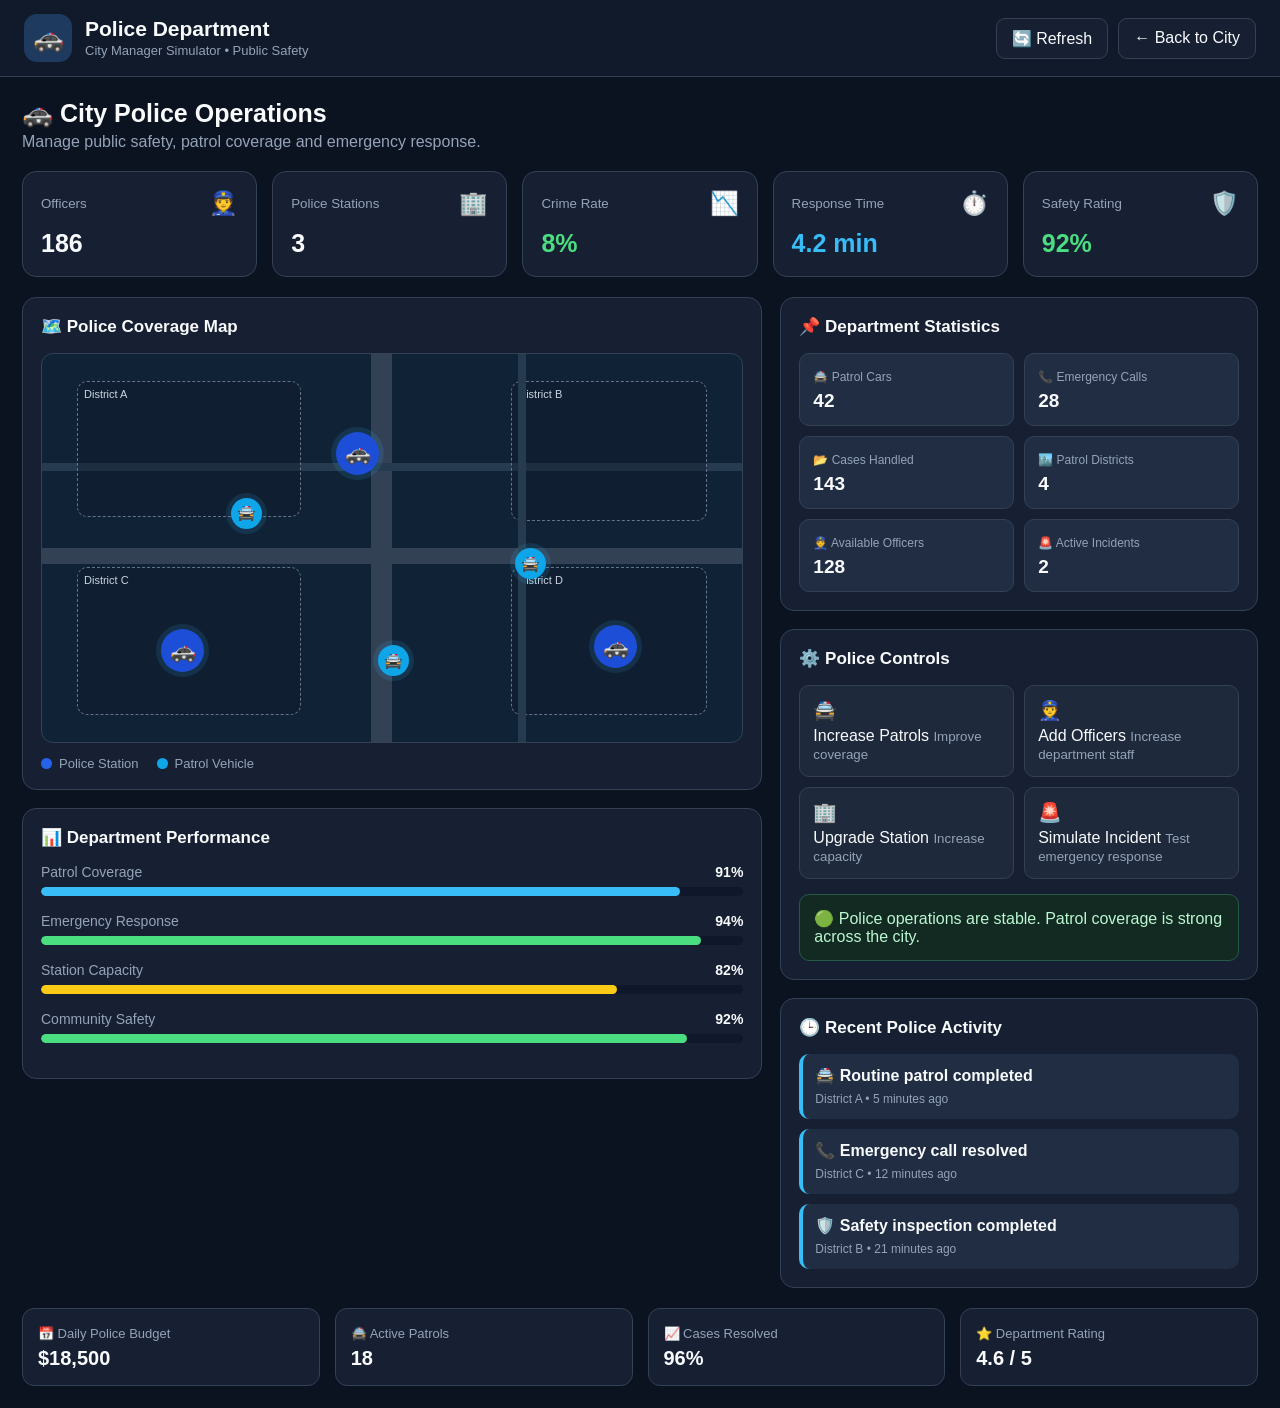
<file: plics/police.html>
<!DOCTYPE html>
<html lang="en">
<head>
  <meta charset="UTF-8">
  <meta name="viewport" content="width=device-width, initial-scale=1.0">

  <title>Police Department - City Manager Simulator</title>

  <style>
    * {
      box-sizing: border-box;
      margin: 0;
      padding: 0;
    }

    :root {
      --bg: #0b1220;
      --panel: #172033;
      --panel-light: #202d43;
      --border: #334155;
      --text: #f8fafc;
      --muted: #94a3b8;
      --blue: #38bdf8;
      --green: #4ade80;
      --yellow: #facc15;
      --red: #ef4444;
      --purple: #a78bfa;
    }

    body {
      min-height: 100vh;
      font-family: Arial, Helvetica, sans-serif;
      background: var(--bg);
      color: var(--text);
    }

    button {
      font: inherit;
      cursor: pointer;
    }

    .topbar {
      min-height: 76px;
      padding: 14px 24px;
      background: #111a2b;
      border-bottom: 1px solid var(--border);
      display: flex;
      align-items: center;
      justify-content: space-between;
      gap: 20px;
    }

    .brand {
      display: flex;
      align-items: center;
      gap: 13px;
    }

    .brand-icon {
      width: 48px;
      height: 48px;
      border-radius: 13px;
      display: grid;
      place-items: center;
      background: #1e3a5f;
      font-size: 25px;
    }

    .brand h1 {
      font-size: 21px;
    }

    .brand span {
      color: var(--muted);
      font-size: 13px;
    }

    .top-actions {
      display: flex;
      gap: 10px;
    }

    .top-actions button {
      border: 1px solid var(--border);
      background: var(--panel);
      color: var(--text);
      padding: 10px 15px;
      border-radius: 9px;
    }

    .top-actions button:hover {
      background: var(--panel-light);
    }

    .dashboard {
      padding: 22px;
      max-width: 1500px;
      margin: auto;
    }

    .page-title {
      margin-bottom: 20px;
    }

    .page-title h2 {
      font-size: 25px;
      margin-bottom: 5px;
    }

    .page-title p {
      color: var(--muted);
    }

    .cards {
      display: grid;
      grid-template-columns: repeat(5, 1fr);
      gap: 15px;
      margin-bottom: 20px;
    }

    .card {
      background: var(--panel);
      border: 1px solid var(--border);
      border-radius: 14px;
      padding: 18px;
    }

    .card-top {
      display: flex;
      justify-content: space-between;
      align-items: center;
      margin-bottom: 12px;
    }

    .card-icon {
      font-size: 23px;
    }

    .card small {
      color: var(--muted);
    }

    .card strong {
      display: block;
      margin-top: 5px;
      font-size: 25px;
    }

    .green {
      color: var(--green);
    }

    .yellow {
      color: var(--yellow);
    }

    .red {
      color: var(--red);
    }

    .blue {
      color: var(--blue);
    }

    .purple {
      color: var(--purple);
    }

    .main-grid {
      display: grid;
      grid-template-columns: 1.55fr 1fr;
      gap: 18px;
    }

    .panel {
      background: var(--panel);
      border: 1px solid var(--border);
      border-radius: 14px;
      padding: 18px;
      margin-bottom: 18px;
    }

    .panel h3 {
      font-size: 17px;
      margin-bottom: 16px;
    }

    .map {
      position: relative;
      height: 390px;
      overflow: hidden;
      border-radius: 12px;
      border: 1px solid var(--border);
      background:
        linear-gradient(90deg, transparent 47%, #334155 47%, #334155 50%, transparent 50%),
        linear-gradient(0deg, transparent 46%, #334155 46%, #334155 50%, transparent 50%),
        #102235;
    }

    .map::before,
    .map::after {
      content: "";
      position: absolute;
      background: #263b4f;
    }

    .map::before {
      width: 100%;
      height: 8px;
      top: 28%;
      left: 0;
    }

    .map::after {
      height: 100%;
      width: 8px;
      left: 68%;
      top: 0;
    }

    .district {
      position: absolute;
      border: 1px dashed #64748b;
      border-radius: 10px;
      color: #cbd5e1;
      font-size: 11px;
      padding: 6px;
      background: rgba(15, 23, 42, .35);
    }

    .district.one {
      width: 32%;
      height: 35%;
      top: 7%;
      left: 5%;
    }

    .district.two {
      width: 28%;
      height: 36%;
      top: 7%;
      right: 5%;
    }

    .district.three {
      width: 32%;
      height: 38%;
      bottom: 7%;
      left: 5%;
    }

    .district.four {
      width: 28%;
      height: 38%;
      bottom: 7%;
      right: 5%;
    }

    .station,
    .patrol {
      position: absolute;
      z-index: 3;
      display: grid;
      place-items: center;
      border-radius: 50%;
      box-shadow: 0 0 0 5px rgba(56, 189, 248, .12);
    }

    .station {
      width: 43px;
      height: 43px;
      background: #1d4ed8;
      font-size: 21px;
    }

    .station.s1 {
      left: 42%;
      top: 20%;
    }

    .station.s2 {
      left: 17%;
      bottom: 18%;
    }

    .station.s3 {
      right: 15%;
      bottom: 19%;
    }

    .patrol {
      width: 31px;
      height: 31px;
      background: #0ea5e9;
      font-size: 15px;
      animation: patrolMove 3s infinite alternate ease-in-out;
    }

    .patrol.p1 {
      left: 27%;
      top: 37%;
    }

    .patrol.p2 {
      right: 28%;
      top: 50%;
      animation-delay: .7s;
    }

    .patrol.p3 {
      left: 48%;
      bottom: 17%;
      animation-delay: 1.2s;
    }

    @keyframes patrolMove {
      from {
        transform: translate(0, 0);
      }

      to {
        transform: translate(16px, -10px);
      }
    }

    .map-legend {
      display: flex;
      gap: 18px;
      flex-wrap: wrap;
      margin-top: 13px;
      color: var(--muted);
      font-size: 13px;
    }

    .legend-item {
      display: flex;
      align-items: center;
      gap: 7px;
    }

    .dot {
      width: 11px;
      height: 11px;
      border-radius: 50%;
    }

    .station-dot {
      background: #2563eb;
    }

    .patrol-dot {
      background: #0ea5e9;
    }

    .progress-row {
      margin-bottom: 17px;
    }

    .progress-header {
      display: flex;
      justify-content: space-between;
      margin-bottom: 7px;
    }

    .progress-header span {
      color: var(--muted);
      font-size: 14px;
    }

    .progress-header strong {
      font-size: 14px;
    }

    .progress {
      height: 9px;
      background: #0f172a;
      border-radius: 20px;
      overflow: hidden;
    }

    .progress div {
      height: 100%;
      border-radius: 20px;
      transition: width .4s;
    }

    .progress-blue {
      background: var(--blue);
    }

    .progress-green {
      background: var(--green);
    }

    .progress-yellow {
      background: var(--yellow);
    }

    .progress-red {
      background: var(--red);
    }

    .stats-list {
      display: grid;
      grid-template-columns: repeat(2, 1fr);
      gap: 10px;
    }

    .mini-stat {
      padding: 13px;
      border-radius: 10px;
      background: var(--panel-light);
      border: 1px solid var(--border);
    }

    .mini-stat span {
      color: var(--muted);
      font-size: 12px;
    }

    .mini-stat strong {
      display: block;
      margin-top: 5px;
      font-size: 19px;
    }

    .controls {
      display: grid;
      grid-template-columns: repeat(2, 1fr);
      gap: 10px;
    }

    .control {
      padding: 13px;
      background: #1e293b;
      color: var(--text);
      border: 1px solid var(--border);
      border-radius: 10px;
      text-align: left;
    }

    .control:hover {
      background: #27364c;
    }

    .control span {
      display: block;
      font-size: 19px;
      margin-bottom: 5px;
    }

    .control small {
      color: var(--muted);
    }

    .incident {
      padding: 12px;
      border-radius: 10px;
      background: var(--panel-light);
      border-left: 4px solid var(--blue);
      margin-bottom: 10px;
    }

    .incident:last-child {
      margin-bottom: 0;
    }

    .incident strong {
      display: block;
      margin-bottom: 4px;
    }

    .incident span {
      color: var(--muted);
      font-size: 12px;
    }

    .alert {
      padding: 14px;
      border-radius: 10px;
      background: #132a23;
      border: 1px solid #245b46;
      color: #bbf7d0;
      margin-top: 15px;
    }

    .bottom {
      display: grid;
      grid-template-columns: repeat(4, 1fr);
      gap: 15px;
      margin-top: 2px;
    }

    .bottom-box {
      background: var(--panel);
      border: 1px solid var(--border);
      border-radius: 12px;
      padding: 15px;
    }

    .bottom-box span {
      color: var(--muted);
      font-size: 13px;
    }

    .bottom-box strong {
      display: block;
      margin-top: 5px;
      font-size: 20px;
    }

    .notification {
      position: fixed;
      right: 22px;
      bottom: 22px;
      background: #1e293b;
      border: 1px solid var(--border);
      padding: 14px 18px;
      border-radius: 10px;
      box-shadow: 0 15px 35px rgba(0,0,0,.35);
      opacity: 0;
      transform: translateY(20px);
      pointer-events: none;
      transition: .25s;
      z-index: 20;
    }

    .notification.show {
      opacity: 1;
      transform: translateY(0);
    }

    @media (max-width: 1100px) {
      .cards {
        grid-template-columns: repeat(3, 1fr);
      }

      .main-grid {
        grid-template-columns: 1fr;
      }
    }

    @media (max-width: 700px) {
      .topbar {
        flex-direction: column;
        align-items: stretch;
      }

      .top-actions {
        width: 100%;
      }

      .top-actions button {
        flex: 1;
      }

      .cards {
        grid-template-columns: repeat(2, 1fr);
      }

      .bottom {
        grid-template-columns: repeat(2, 1fr);
      }
    }

    @media (max-width: 480px) {
      .dashboard {
        padding: 12px;
      }

      .cards {
        grid-template-columns: 1fr;
      }

      .stats-list,
      .controls,
      .bottom {
        grid-template-columns: 1fr;
      }

      .map {
        height: 320px;
      }
    }
  </style>
</head>

<body>

  <header class="topbar">

    <div class="brand">
      <div class="brand-icon">🚓</div>

      <div>
        <h1>Police Department</h1>
        <span>City Manager Simulator • Public Safety</span>
      </div>
    </div>

    <div class="top-actions">
      <button id="refreshBtn">🔄 Refresh</button>
      <button id="backBtn">← Back to City</button>
    </div>

  </header>


  <main class="dashboard">

    <div class="page-title">
      <h2>🚓 City Police Operations</h2>
      <p>Manage public safety, patrol coverage and emergency response.</p>
    </div>


    <section class="cards">

      <div class="card">
        <div class="card-top">
          <small>Officers</small>
          <span class="card-icon">👮</span>
        </div>
        <strong id="officers">186</strong>
      </div>

      <div class="card">
        <div class="card-top">
          <small>Police Stations</small>
          <span class="card-icon">🏢</span>
        </div>
        <strong id="stations">3</strong>
      </div>

      <div class="card">
        <div class="card-top">
          <small>Crime Rate</small>
          <span class="card-icon">📉</span>
        </div>
        <strong class="green" id="crimeRate">8%</strong>
      </div>

      <div class="card">
        <div class="card-top">
          <small>Response Time</small>
          <span class="card-icon">⏱️</span>
        </div>
        <strong class="blue" id="responseTime">4.2 min</strong>
      </div>

      <div class="card">
        <div class="card-top">
          <small>Safety Rating</small>
          <span class="card-icon">🛡️</span>
        </div>
        <strong class="green" id="safetyRating">92%</strong>
      </div>

    </section>


    <div class="main-grid">

      <section>

        <div class="panel">

          <h3>🗺️ Police Coverage Map</h3>

          <div class="map">

            <div class="district one">
              District A
            </div>

            <div class="district two">
              District B
            </div>

            <div class="district three">
              District C
            </div>

            <div class="district four">
              District D
            </div>

            <div class="station s1">🚓</div>
            <div class="station s2">🚓</div>
            <div class="station s3">🚓</div>

            <div class="patrol p1">🚔</div>
            <div class="patrol p2">🚔</div>
            <div class="patrol p3">🚔</div>

          </div>

          <div class="map-legend">

            <div class="legend-item">
              <span class="dot station-dot"></span>
              Police Station
            </div>

            <div class="legend-item">
              <span class="dot patrol-dot"></span>
              Patrol Vehicle
            </div>

          </div>

        </div>


        <div class="panel">

          <h3>📊 Department Performance</h3>

          <div class="progress-row">

            <div class="progress-header">
              <span>Patrol Coverage</span>
              <strong id="coverageText">91%</strong>
            </div>

            <div class="progress">
              <div
                id="coverageBar"
                class="progress-blue"
                style="width:91%">
              </div>
            </div>

          </div>


          <div class="progress-row">

            <div class="progress-header">
              <span>Emergency Response</span>
              <strong id="responseText">94%</strong>
            </div>

            <div class="progress">
              <div
                id="responseBar"
                class="progress-green"
                style="width:94%">
              </div>
            </div>

          </div>


          <div class="progress-row">

            <div class="progress-header">
              <span>Station Capacity</span>
              <strong id="capacityText">82%</strong>
            </div>

            <div class="progress">
              <div
                id="capacityBar"
                class="progress-yellow"
                style="width:82%">
              </div>
            </div>

          </div>


          <div class="progress-row">

            <div class="progress-header">
              <span>Community Safety</span>
              <strong id="safetyText">92%</strong>
            </div>

            <div class="progress">
              <div
                id="safetyBar"
                class="progress-green"
                style="width:92%">
              </div>
            </div>

          </div>

        </div>

      </section>


      <section>

        <div class="panel">

          <h3>📌 Department Statistics</h3>

          <div class="stats-list">

            <div class="mini-stat">
              <span>🚔 Patrol Cars</span>
              <strong id="cars">42</strong>
            </div>

            <div class="mini-stat">
              <span>📞 Emergency Calls</span>
              <strong id="calls">28</strong>
            </div>

            <div class="mini-stat">
              <span>📂 Cases Handled</span>
              <strong id="cases">143</strong>
            </div>

            <div class="mini-stat">
              <span>🏙️ Patrol Districts</span>
              <strong>4</strong>
            </div>

            <div class="mini-stat">
              <span>👮 Available Officers</span>
              <strong id="available">128</strong>
            </div>

            <div class="mini-stat">
              <span>🚨 Active Incidents</span>
              <strong id="incidents">2</strong>
            </div>

          </div>

        </div>


        <div class="panel">

          <h3>⚙️ Police Controls</h3>

          <div class="controls">

            <button class="control" id="patrolBtn">
              <span>🚔</span>
              Increase Patrols
              <small>Improve coverage</small>
            </button>

            <button class="control" id="officerBtn">
              <span>👮</span>
              Add Officers
              <small>Increase department staff</small>
            </button>

            <button class="control" id="stationBtn">
              <span>🏢</span>
              Upgrade Station
              <small>Increase capacity</small>
            </button>

            <button class="control" id="incidentBtn">
              <span>🚨</span>
              Simulate Incident
              <small>Test emergency response</small>
            </button>

          </div>

          <div class="alert" id="alert">
            🟢 Police operations are stable. Patrol coverage is strong across the city.
          </div>

        </div>


        <div class="panel">

          <h3>🕒 Recent Police Activity</h3>

          <div id="activityList">

            <div class="incident">
              <strong>🚔 Routine patrol completed</strong>
              <span>District A • 5 minutes ago</span>
            </div>

            <div class="incident">
              <strong>📞 Emergency call resolved</strong>
              <span>District C • 12 minutes ago</span>
            </div>

            <div class="incident">
              <strong>🛡️ Safety inspection completed</strong>
              <span>District B • 21 minutes ago</span>
            </div>

          </div>

        </div>

      </section>

    </div>


    <section class="bottom">

      <div class="bottom-box">
        <span>📅 Daily Police Budget</span>
        <strong id="budget">$18,500</strong>
      </div>

      <div class="bottom-box">
        <span>🚔 Active Patrols</span>
        <strong id="activePatrols">18</strong>
      </div>

      <div class="bottom-box">
        <span>📈 Cases Resolved</span>
        <strong id="resolved">96%</strong>
      </div>

      <div class="bottom-box">
        <span>⭐ Department Rating</span>
        <strong id="rating">4.6 / 5</strong>
      </div>

    </section>

  </main>


  <div class="notification" id="notification"></div>


  <script>

    let officers = 186;
    let stations = 3;
    let crimeRate = 8;
    let responseTime = 4.2;
    let safetyRating = 92;

    let coverage = 91;
    let response = 94;
    let capacity = 82;

    let patrolCars = 42;
    let calls = 28;
    let cases = 143;
    let available = 128;
    let incidents = 2;

    let activePatrols = 18;
    let resolved = 96;
    let budget = 18500;


    const $ = id => document.getElementById(id);


    function clamp(value, min, max) {
      return Math.max(min, Math.min(max, value));
    }


    function showNotification(message) {

      const notification = $("notification");

      notification.textContent = message;
      notification.classList.add("show");

      setTimeout(() => {
        notification.classList.remove("show");
      }, 2500);
    }


    function updateUI() {

      $("officers").textContent = officers;
      $("stations").textContent = stations;

      $("crimeRate").textContent = crimeRate + "%";
      $("responseTime").textContent = responseTime.toFixed(1) + " min";
      $("safetyRating").textContent = safetyRating + "%";

      $("coverageText").textContent = coverage + "%";
      $("responseText").textContent = response + "%";
      $("capacityText").textContent = capacity + "%";
      $("safetyText").textContent = safetyRating + "%";

      $("coverageBar").style.width = coverage + "%";
      $("responseBar").style.width = response + "%";
      $("capacityBar").style.width = capacity + "%";
      $("safetyBar").style.width = safetyRating + "%";

      $("cars").textContent = patrolCars;
      $("calls").textContent = calls;
      $("cases").textContent = cases;
      $("available").textContent = available;
      $("incidents").textContent = incidents;

      $("activePatrols").textContent = activePatrols;
      $("resolved").textContent = resolved + "%";
      $("budget").textContent =
        "$" + budget.toLocaleString();

      $("crimeRate").className =
        crimeRate <= 10 ? "green" :
        crimeRate <= 18 ? "yellow" :
        "red";

      $("safetyRating").className =
        safetyRating >= 80 ? "green" :
        safetyRating >= 60 ? "yellow" :
        "red";

      updateAlert();
    }


    function updateAlert() {

      const alert = $("alert");

      if (incidents >= 6) {

        alert.textContent =
          "🔴 Multiple incidents are active. Increase patrols and improve emergency response.";

        alert.style.background = "#35171b";
        alert.style.borderColor = "#7f1d1d";
        alert.style.color = "#fecaca";

      } else if (crimeRate >= 18) {

        alert.textContent =
          "🟡 Crime levels are rising. Consider increasing patrol coverage.";

        alert.style.background = "#332b12";
        alert.style.borderColor = "#6b5a16";
        alert.style.color = "#fef08a";

      } else {

        alert.textContent =
          "🟢 Police operations are stable. Patrol coverage is strong across the city.";

        alert.style.background = "#132a23";
        alert.style.borderColor = "#245b46";
        alert.style.color = "#bbf7d0";
      }
    }


    function addActivity(title, detail) {

      const list = $("activityList");

      const item = document.createElement("div");

      item.className = "incident";

      item.innerHTML = `
        <strong>${title}</strong>
        <span>${detail}</span>
      `;

      list.prepend(item);

      while (list.children.length > 5) {
        list.removeChild(list.lastChild);
      }
    }


    $("patrolBtn").addEventListener("click", () => {

      if (patrolCars <= 0) {
        showNotification("No patrol cars available.");
        return;
      }

      activePatrols += 2;
      coverage = clamp(coverage + 4, 0, 100);
      crimeRate = clamp(crimeRate - 1, 1, 100);
      safetyRating = clamp(safetyRating + 2, 0, 100);
      budget -= 500;

      addActivity(
        "🚔 Additional patrols deployed",
        "City-wide coverage increased • Just now"
      );

      showNotification("🚔 Patrol coverage increased.");

      updateUI();
    });


    $("officerBtn").addEventListener("click", () => {

      officers += 10;
      available += 10;
      response = clamp(response + 2, 0, 100);
      responseTime = Math.max(2.0, responseTime - 0.2);
      budget -= 1200;

      addActivity(
        "👮 New officers assigned",
        "Department staffing increased • Just now"
      );

      showNotification("👮 10 officers added.");

      updateUI();
    });


    $("stationBtn").addEventListener("click", () => {

      stations += 1;
      capacity = clamp(capacity + 8, 0, 100);
      coverage = clamp(coverage + 3, 0, 100);
      budget -= 5000;

      addActivity(
        "🏢 Police station upgraded",
        "Station capacity increased • Just now"
      );

      showNotification("🏢 Police station upgraded.");

      updateUI();
    });


    $("incidentBtn").addEventListener("click", () => {

      incidents += 1;
      calls += 1;

      crimeRate = clamp(
        crimeRate + (Math.random() > .5 ? 1 : 0),
        1,
        100
      );

      safetyRating = clamp(
        safetyRating - 1,
        0,
        100
      );

      addActivity(
        "🚨 Emergency incident simulated",
        "Dispatch unit responding • Just now"
      );

      showNotification("🚨 Emergency response dispatched.");

      updateUI();

      setTimeout(() => {

        if (incidents > 0) {
          incidents--;
          cases++;
          resolved = clamp(resolved + 1, 0, 100);
          safetyRating = clamp(safetyRating + 1, 0, 100);

          addActivity(
            "✅ Incident resolved",
            "Response unit completed the call • Just now"
          );

          updateUI();
        }

      }, 3500);
    });


    $("refreshBtn").addEventListener("click", () => {

      calls += Math.floor(Math.random() * 4);
      cases += Math.floor(Math.random() * 5);

      responseTime = clamp(
        responseTime + (Math.random() * .4 - .2),
        2,
        8
      );

      showNotification("🔄 Police department refreshed.");

      updateUI();
    });


    $("backBtn").addEventListener("click", () => {
      window.location.href = "../index.html";
    });


    setInterval(() => {

      calls += Math.floor(Math.random() * 2);

      if (Math.random() > .6) {
        cases++;
      }

      if (Math.random() > .7) {
        crimeRate = clamp(
          crimeRate + (Math.random() > .5 ? 1 : -1),
          1,
          30
        );
      }

      responseTime = clamp(
        responseTime + (Math.random() * .2 - .1),
        2,
        8
      );

      safetyRating = clamp(
        100 - crimeRate * 1.1 + coverage * .15,
        50,
        99
      );

      updateUI();

    }, 10000);


    updateUI();

  </script>

</body>
</html>
</file>
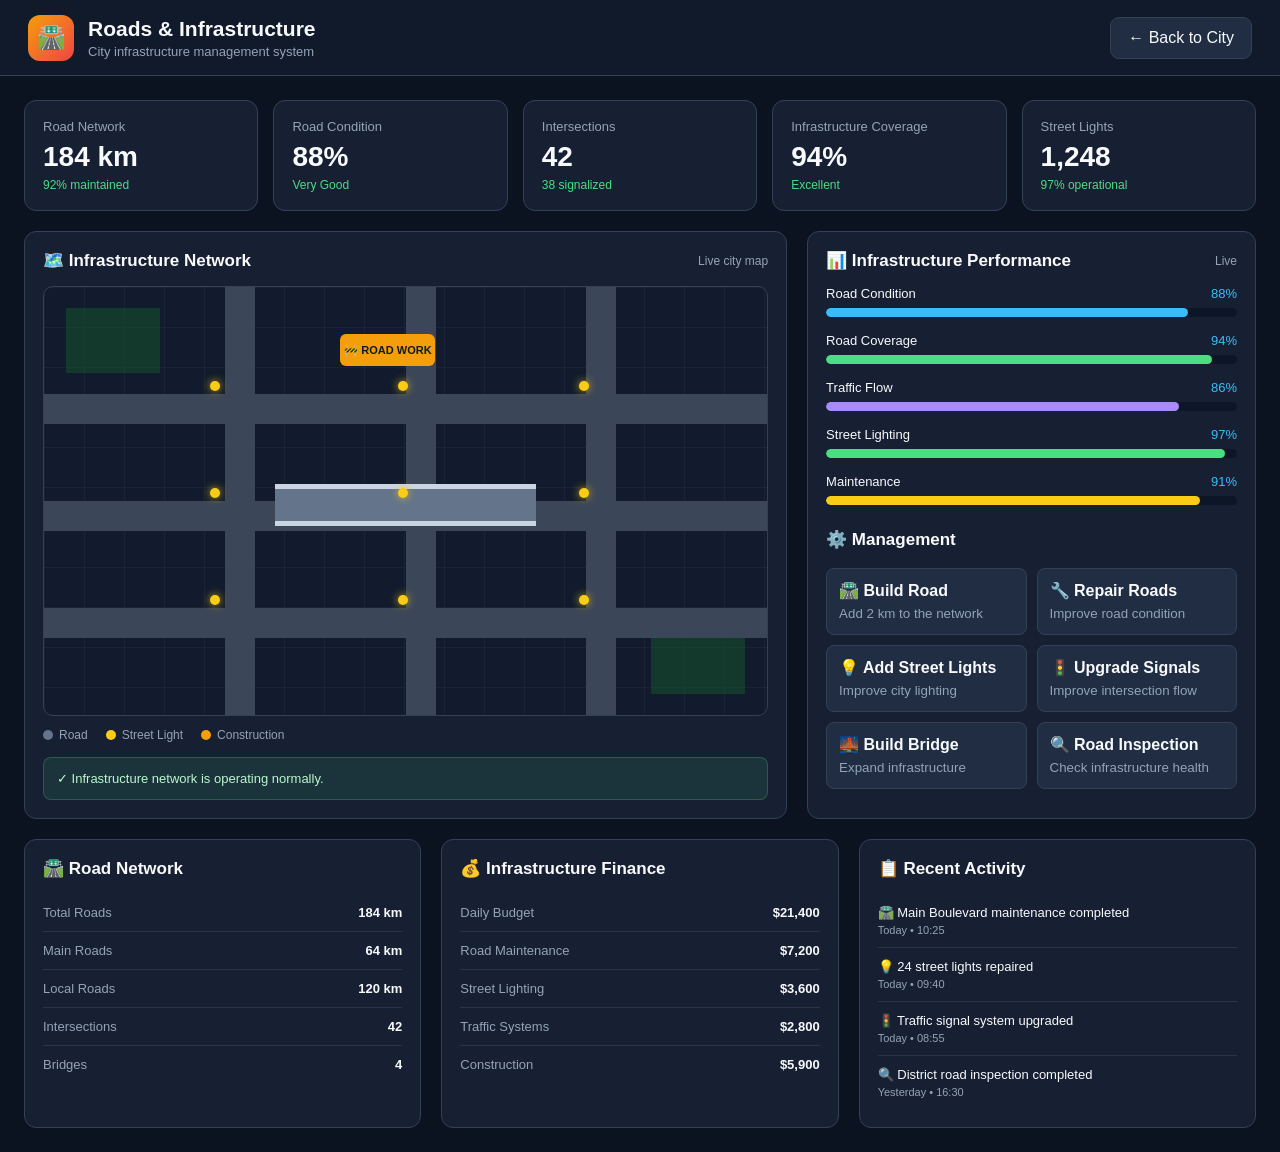
<file: roads/road.html>
<!DOCTYPE html>
<html lang="en">
<head>
<meta charset="UTF-8">
<meta name="viewport" content="width=device-width, initial-scale=1.0">
<title>Roads & Infrastructure — City Manager Simulator</title>

<style>
* {
    box-sizing: border-box;
    margin: 0;
    padding: 0;
}

:root {
    --bg: #0b1220;
    --panel: #172033;
    --panel2: #202d43;
    --border: #334155;
    --text: #f8fafc;
    --muted: #94a3b8;
    --blue: #38bdf8;
    --green: #4ade80;
    --yellow: #facc15;
    --red: #ef4444;
    --purple: #a78bfa;
}

body {
    min-height: 100vh;
    background: var(--bg);
    color: var(--text);
    font-family: Arial, sans-serif;
}

button {
    font: inherit;
    cursor: pointer;
}

.header {
    height: 76px;
    background: #111a2b;
    border-bottom: 1px solid var(--border);
    display: flex;
    align-items: center;
    justify-content: space-between;
    padding: 0 28px;
}

.title {
    display: flex;
    align-items: center;
    gap: 14px;
}

.icon {
    width: 46px;
    height: 46px;
    border-radius: 12px;
    background: linear-gradient(135deg, #f59e0b, #ef4444);
    display: grid;
    place-items: center;
    font-size: 23px;
}

.title h1 {
    font-size: 21px;
}

.title p {
    color: var(--muted);
    font-size: 13px;
    margin-top: 3px;
}

.back {
    background: var(--panel2);
    border: 1px solid var(--border);
    color: var(--text);
    border-radius: 9px;
    padding: 11px 17px;
}

.back:hover {
    background: #2b3b56;
}

.container {
    max-width: 1500px;
    margin: auto;
    padding: 24px;
}

.stats {
    display: grid;
    grid-template-columns: repeat(5, 1fr);
    gap: 15px;
    margin-bottom: 20px;
}

.card {
    background: var(--panel);
    border: 1px solid var(--border);
    border-radius: 12px;
    padding: 18px;
}

.label {
    color: var(--muted);
    font-size: 13px;
}

.value {
    font-size: 28px;
    font-weight: bold;
    margin-top: 7px;
}

.good {
    color: var(--green);
    font-size: 12px;
    margin-top: 5px;
}

.warning-text {
    color: var(--yellow);
    font-size: 12px;
    margin-top: 5px;
}

.layout {
    display: grid;
    grid-template-columns: 1.7fr 1fr;
    gap: 20px;
}

.section-title {
    display: flex;
    justify-content: space-between;
    align-items: center;
    margin-bottom: 15px;
}

.section-title h2 {
    font-size: 17px;
}

.section-title span {
    color: var(--muted);
    font-size: 12px;
}

.map {
    height: 430px;
    position: relative;
    overflow: hidden;
    border-radius: 10px;
    border: 1px solid var(--border);
    background:
        linear-gradient(rgba(255,255,255,.035) 1px, transparent 1px),
        linear-gradient(90deg, rgba(255,255,255,.035) 1px, transparent 1px),
        #111b2d;
    background-size: 40px 40px;
}

.road {
    position: absolute;
    background: #3b4658;
}

.horizontal {
    height: 30px;
    left: 0;
    right: 0;
}

.vertical {
    width: 30px;
    top: 0;
    bottom: 0;
}

.r1 { top: 25%; }
.r2 { top: 50%; }
.r3 { top: 75%; }

.c1 { left: 25%; }
.c2 { left: 50%; }
.c3 { left: 75%; }

.bridge {
    position: absolute;
    height: 42px;
    background: #64748b;
    border-top: 5px solid #cbd5e1;
    border-bottom: 5px solid #cbd5e1;
    left: 32%;
    right: 32%;
    top: 46%;
    z-index: 2;
}

.light {
    position: absolute;
    width: 10px;
    height: 10px;
    border-radius: 50%;
    background: var(--yellow);
    box-shadow: 0 0 8px rgba(250,204,21,.8);
    z-index: 5;
}

.l1 { left: 23%; top: 22%; }
.l2 { left: 49%; top: 22%; }
.l3 { left: 74%; top: 22%; }
.l4 { left: 23%; top: 47%; }
.l5 { left: 49%; top: 47%; }
.l6 { left: 74%; top: 47%; }
.l7 { left: 23%; top: 72%; }
.l8 { left: 49%; top: 72%; }
.l9 { left: 74%; top: 72%; }

.construction {
    position: absolute;
    width: 95px;
    height: 32px;
    background: #f59e0b;
    color: #111827;
    border-radius: 6px;
    display: grid;
    place-items: center;
    font-size: 11px;
    font-weight: bold;
    z-index: 6;
    left: 41%;
    top: 11%;
}

.park-strip {
    position: absolute;
    background: #14532d;
    opacity: .55;
}

.p1 {
    width: 13%;
    height: 15%;
    left: 3%;
    top: 5%;
}

.p2 {
    width: 13%;
    height: 15%;
    right: 3%;
    bottom: 5%;
}

.legend {
    display: flex;
    gap: 18px;
    margin-top: 12px;
    color: var(--muted);
    font-size: 12px;
    flex-wrap: wrap;
}

.legend-item {
    display: flex;
    align-items: center;
    gap: 6px;
}

.dot {
    width: 10px;
    height: 10px;
    border-radius: 50%;
}

.dot.yellow {
    background: var(--yellow);
}

.dot.gray {
    background: #64748b;
}

.dot.orange {
    background: #f59e0b;
}

.progress-row {
    margin-bottom: 16px;
}

.progress-info {
    display: flex;
    justify-content: space-between;
    margin-bottom: 7px;
    font-size: 13px;
}

.progress-info span:last-child {
    color: var(--blue);
}

.progress {
    height: 9px;
    background: #0d1626;
    border-radius: 20px;
    overflow: hidden;
}

.progress div {
    height: 100%;
    border-radius: 20px;
    transition: width .4s;
    background: var(--blue);
}

.progress.green div {
    background: var(--green);
}

.progress.yellow div {
    background: var(--yellow);
}

.progress.purple div {
    background: var(--purple);
}

.controls {
    display: grid;
    grid-template-columns: repeat(2, 1fr);
    gap: 10px;
    margin-top: 18px;
}

.control {
    background: var(--panel2);
    color: var(--text);
    border: 1px solid var(--border);
    border-radius: 8px;
    padding: 12px;
    text-align: left;
    transition: .2s;
}

.control:hover {
    border-color: var(--blue);
    transform: translateY(-1px);
}

.control strong {
    display: block;
    margin-bottom: 4px;
}

.control small {
    color: var(--muted);
}

.bottom {
    display: grid;
    grid-template-columns: 1fr 1fr 1fr;
    gap: 20px;
    margin-top: 20px;
}

.metric {
    display: flex;
    justify-content: space-between;
    padding: 11px 0;
    border-bottom: 1px solid #273449;
    font-size: 13px;
}

.metric:last-child {
    border-bottom: none;
}

.metric span {
    color: var(--muted);
}

.activity {
    max-height: 230px;
    overflow-y: auto;
}

.activity-item {
    padding: 11px 0;
    border-bottom: 1px solid #273449;
    font-size: 13px;
}

.activity-item:last-child {
    border-bottom: none;
}

.activity-item span {
    display: block;
    color: var(--muted);
    font-size: 11px;
    margin-top: 4px;
}

.alert {
    margin-top: 15px;
    padding: 13px;
    border-radius: 8px;
    background: rgba(74,222,128,.1);
    border: 1px solid rgba(74,222,128,.25);
    color: #bbf7d0;
    font-size: 13px;
}

.alert.warning {
    background: rgba(250,204,21,.1);
    border-color: rgba(250,204,21,.25);
    color: #fef08a;
}

.alert.danger {
    background: rgba(239,68,68,.1);
    border-color: rgba(239,68,68,.25);
    color: #fecaca;
}

@media (max-width: 1100px) {
    .stats {
        grid-template-columns: repeat(3, 1fr);
    }

    .layout {
        grid-template-columns: 1fr;
    }

    .bottom {
        grid-template-columns: 1fr 1fr;
    }
}

@media (max-width: 700px) {
    .stats {
        grid-template-columns: repeat(2, 1fr);
    }

    .bottom {
        grid-template-columns: 1fr;
    }

    .container {
        padding: 14px;
    }

    .header {
        padding: 0 15px;
    }

    .map {
        height: 350px;
    }
}
</style>
</head>

<body>

<header class="header">

    <div class="title">

        <div class="icon">🛣️</div>

        <div>
            <h1>Roads & Infrastructure</h1>
            <p>City infrastructure management system</p>
        </div>

    </div>

    <button class="back" onclick="goBack()">
        ← Back to City
    </button>

</header>

<main class="container">

<section class="stats">

    <div class="card">
        <div class="label">Road Network</div>
        <div class="value" id="roads">184 km</div>
        <div class="good">92% maintained</div>
    </div>

    <div class="card">
        <div class="label">Road Condition</div>
        <div class="value" id="condition">88%</div>
        <div class="good">Very Good</div>
    </div>

    <div class="card">
        <div class="label">Intersections</div>
        <div class="value" id="intersections">42</div>
        <div class="good">38 signalized</div>
    </div>

    <div class="card">
        <div class="label">Infrastructure Coverage</div>
        <div class="value" id="coverage">94%</div>
        <div class="good">Excellent</div>
    </div>

    <div class="card">
        <div class="label">Street Lights</div>
        <div class="value" id="lights">1,248</div>
        <div class="good">97% operational</div>
    </div>

</section>

<section class="layout">

<div class="card">

    <div class="section-title">
        <h2>🗺️ Infrastructure Network</h2>
        <span>Live city map</span>
    </div>

    <div class="map">

        <div class="park-strip p1"></div>
        <div class="park-strip p2"></div>

        <div class="road horizontal r1"></div>
        <div class="road horizontal r2"></div>
        <div class="road horizontal r3"></div>

        <div class="road vertical c1"></div>
        <div class="road vertical c2"></div>
        <div class="road vertical c3"></div>

        <div class="bridge"></div>

        <div class="construction">
            🚧 ROAD WORK
        </div>

        <div class="light l1"></div>
        <div class="light l2"></div>
        <div class="light l3"></div>
        <div class="light l4"></div>
        <div class="light l5"></div>
        <div class="light l6"></div>
        <div class="light l7"></div>
        <div class="light l8"></div>
        <div class="light l9"></div>

    </div>

    <div class="legend">

        <div class="legend-item">
            <div class="dot gray"></div>
            Road
        </div>

        <div class="legend-item">
            <div class="dot yellow"></div>
            Street Light
        </div>

        <div class="legend-item">
            <div class="dot orange"></div>
            Construction
        </div>

    </div>

    <div class="alert" id="alert">
        ✓ Infrastructure network is operating normally.
    </div>

</div>

<div class="card">

    <div class="section-title">
        <h2>📊 Infrastructure Performance</h2>
        <span>Live</span>
    </div>

    <div class="progress-row">

        <div class="progress-info">
            <span>Road Condition</span>
            <span id="conditionText">88%</span>
        </div>

        <div class="progress">
            <div id="conditionBar" style="width:88%"></div>
        </div>

    </div>

    <div class="progress-row">

        <div class="progress-info">
            <span>Road Coverage</span>
            <span id="coverageText">94%</span>
        </div>

        <div class="progress green">
            <div id="coverageBar" style="width:94%"></div>
        </div>

    </div>

    <div class="progress-row">

        <div class="progress-info">
            <span>Traffic Flow</span>
            <span id="trafficText">86%</span>
        </div>

        <div class="progress purple">
            <div id="trafficBar" style="width:86%"></div>
        </div>

    </div>

    <div class="progress-row">

        <div class="progress-info">
            <span>Street Lighting</span>
            <span id="lightingText">97%</span>
        </div>

        <div class="progress green">
            <div id="lightingBar" style="width:97%"></div>
        </div>

    </div>

    <div class="progress-row">

        <div class="progress-info">
            <span>Maintenance</span>
            <span id="maintenanceText">91%</span>
        </div>

        <div class="progress yellow">
            <div id="maintenanceBar" style="width:91%"></div>
        </div>

    </div>

    <div class="section-title" style="margin-top:24px;">
        <h2>⚙️ Management</h2>
    </div>

    <div class="controls">

        <button class="control" onclick="buildRoad()">
            <strong>🛣️ Build Road</strong>
            <small>Add 2 km to the network</small>
        </button>

        <button class="control" onclick="repairRoads()">
            <strong>🔧 Repair Roads</strong>
            <small>Improve road condition</small>
        </button>

        <button class="control" onclick="addLights()">
            <strong>💡 Add Street Lights</strong>
            <small>Improve city lighting</small>
        </button>

        <button class="control" onclick="upgradeSignals()">
            <strong>🚦 Upgrade Signals</strong>
            <small>Improve intersection flow</small>
        </button>

        <button class="control" onclick="buildBridge()">
            <strong>🌉 Build Bridge</strong>
            <small>Expand infrastructure</small>
        </button>

        <button class="control" onclick="roadInspection()">
            <strong>🔍 Road Inspection</strong>
            <small>Check infrastructure health</small>
        </button>

    </div>

</div>

</section>

<section class="bottom">

<div class="card">

    <div class="section-title">
        <h2>🛣️ Road Network</h2>
    </div>

    <div class="metric">
        <span>Total Roads</span>
        <strong id="roadCount">184 km</strong>
    </div>

    <div class="metric">
        <span>Main Roads</span>
        <strong>64 km</strong>
    </div>

    <div class="metric">
        <span>Local Roads</span>
        <strong>120 km</strong>
    </div>

    <div class="metric">
        <span>Intersections</span>
        <strong id="intersectionCount">42</strong>
    </div>

    <div class="metric">
        <span>Bridges</span>
        <strong id="bridges">4</strong>
    </div>

</div>

<div class="card">

    <div class="section-title">
        <h2>💰 Infrastructure Finance</h2>
    </div>

    <div class="metric">
        <span>Daily Budget</span>
        <strong id="budget">$21,400</strong>
    </div>

    <div class="metric">
        <span>Road Maintenance</span>
        <strong>$7,200</strong>
    </div>

    <div class="metric">
        <span>Street Lighting</span>
        <strong>$3,600</strong>
    </div>

    <div class="metric">
        <span>Traffic Systems</span>
        <strong>$2,800</strong>
    </div>

    <div class="metric">
        <span>Construction</span>
        <strong>$5,900</strong>
    </div>

</div>

<div class="card">

    <div class="section-title">
        <h2>📋 Recent Activity</h2>
    </div>

    <div class="activity" id="activity">

        <div class="activity-item">
            🛣️ Main Boulevard maintenance completed
            <span>Today • 10:25</span>
        </div>

        <div class="activity-item">
            💡 24 street lights repaired
            <span>Today • 09:40</span>
        </div>

        <div class="activity-item">
            🚦 Traffic signal system upgraded
            <span>Today • 08:55</span>
        </div>

        <div class="activity-item">
            🔍 District road inspection completed
            <span>Yesterday • 16:30</span>
        </div>

    </div>

</div>

</section>

</main>

<script>

let roads = 184;
let condition = 88;
let intersections = 42;
let coverage = 94;
let lights = 1248;

let traffic = 86;
let lighting = 97;
let maintenance = 91;

let bridges = 4;

let budget = 21400;

const $ = id => document.getElementById(id);

function clamp(value, min, max) {
    return Math.max(min, Math.min(max, value));
}

function addActivity(text) {

    const activity = $("activity");

    const item = document.createElement("div");

    item.className = "activity-item";

    const time = new Date().toLocaleTimeString([], {
        hour: "2-digit",
        minute: "2-digit"
    });

    item.innerHTML = `
        ${text}
        <span>Today • ${time}</span>
    `;

    activity.prepend(item);

    while (activity.children.length > 6) {
        activity.removeChild(activity.lastElementChild);
    }
}

function notify(message, type = "normal") {

    $("alert").textContent = message;

    if (type === "danger") {
        $("alert").className = "alert danger";
    } else if (type === "warning") {
        $("alert").className = "alert warning";
    } else {
        $("alert").className = "alert";
    }
}

function updateUI() {

    $("roads").textContent =
        Math.round(roads) + " km";

    $("condition").textContent =
        Math.round(condition) + "%";

    $("intersections").textContent =
        intersections;

    $("coverage").textContent =
        Math.round(coverage) + "%";

    $("lights").textContent =
        Math.round(lights).toLocaleString();

    $("conditionText").textContent =
        Math.round(condition) + "%";

    $("conditionBar").style.width =
        condition + "%";

    $("coverageText").textContent =
        Math.round(coverage) + "%";

    $("coverageBar").style.width =
        coverage + "%";

    $("trafficText").textContent =
        Math.round(traffic) + "%";

    $("trafficBar").style.width =
        traffic + "%";

    $("lightingText").textContent =
        Math.round(lighting) + "%";

    $("lightingBar").style.width =
        lighting + "%";

    $("maintenanceText").textContent =
        Math.round(maintenance) + "%";

    $("maintenanceBar").style.width =
        maintenance + "%";

    $("roadCount").textContent =
        Math.round(roads) + " km";

    $("intersectionCount").textContent =
        intersections;

    $("bridges").textContent =
        bridges;

    $("budget").textContent =
        "$" + Math.round(budget).toLocaleString();
}

function buildRoad() {

    roads += 2;

    coverage = clamp(
        coverage + 1,
        0,
        100
    );

    condition = clamp(
        condition - 1,
        50,
        100
    );

    traffic = clamp(
        traffic + 1,
        0,
        100
    );

    budget -= 1200;

    addActivity(
        "🛣️ 2 km of new road constructed"
    );

    notify(
        "✓ Road network expanded successfully."
    );

    updateUI();
}

function repairRoads() {

    condition = clamp(
        condition + 4,
        0,
        100
    );

    maintenance = clamp(
        maintenance + 3,
        0,
        100
    );

    budget -= 950;

    addActivity(
        "🔧 Road maintenance completed"
    );

    notify(
        "✓ Damaged roads have been repaired."
    );

    updateUI();
}

function addLights() {

    lights += 40;

    lighting = clamp(
        lighting + 2,
        0,
        100
    );

    coverage = clamp(
        coverage + 1,
        0,
        100
    );

    budget -= 600;

    addActivity(
        "💡 40 new street lights installed"
    );

    notify(
        "✓ Street lighting coverage improved."
    );

    updateUI();
}

function upgradeSignals() {

    intersections++;

    traffic = clamp(
        traffic + 3,
        0,
        100
    );

    condition = clamp(
        condition + 1,
        0,
        100
    );

    budget -= 750;

    addActivity(
        "🚦 Traffic signal system upgraded"
    );

    notify(
        "✓ Intersection traffic flow improved."
    );

    updateUI();
}

function buildBridge() {

    bridges++;

    roads += 1;

    coverage = clamp(
        coverage + 2,
        0,
        100
    );

    budget -= 3200;

    addActivity(
        "🌉 New bridge added to the city network"
    );

    notify(
        "✓ Bridge construction completed."
    );

    updateUI();
}

function roadInspection() {

    const roll = Math.random();

    if (roll < 0.2) {

        condition = clamp(
            condition - 3,
            0,
            100
        );

        notify(
            "⚠️ Inspection found several roads requiring maintenance.",
            "warning"
        );

        addActivity(
            "⚠️ Road inspection found maintenance issues"
        );

    } else {

        condition = clamp(
            condition + 1,
            0,
            100
        );

        maintenance = clamp(
            maintenance + 1,
            0,
            100
        );

        notify(
            "✓ Road inspection completed. Network is healthy."
        );

        addActivity(
            "🔍 Road inspection completed successfully"
        );
    }

    budget -= 180;

    updateUI();
}

function simulateInfrastructure() {

    condition += Math.floor(
        Math.random() * 3
    ) - 1;

    traffic += Math.floor(
        Math.random() * 3
    ) - 1;

    lighting += Math.floor(
        Math.random() * 2
    ) - 1;

    maintenance += Math.floor(
        Math.random() * 3
    ) - 1;

    condition = clamp(
        condition,
        60,
        100
    );

    traffic = clamp(
        traffic,
        55,
        100
    );

    lighting = clamp(
        lighting,
        70,
        100
    );

    maintenance = clamp(
        maintenance,
        65,
        100
    );

    budget -= Math.floor(
        Math.random() * 250
    );

    if (condition < 72) {

        notify(
            "⚠️ Several roads need maintenance.",
            "warning"
        );

    } else if (traffic < 70) {

        notify(
            "⚠️ Traffic flow is becoming inefficient.",
            "warning"
        );

    } else {

        notify(
            "✓ Infrastructure network operating normally."
        );
    }

    updateUI();
}

function goBack() {
    window.location.href = "../index.html";
}

updateUI();

setInterval(
    simulateInfrastructure,
    10000
);

</script>

</body>
</html>
</file>
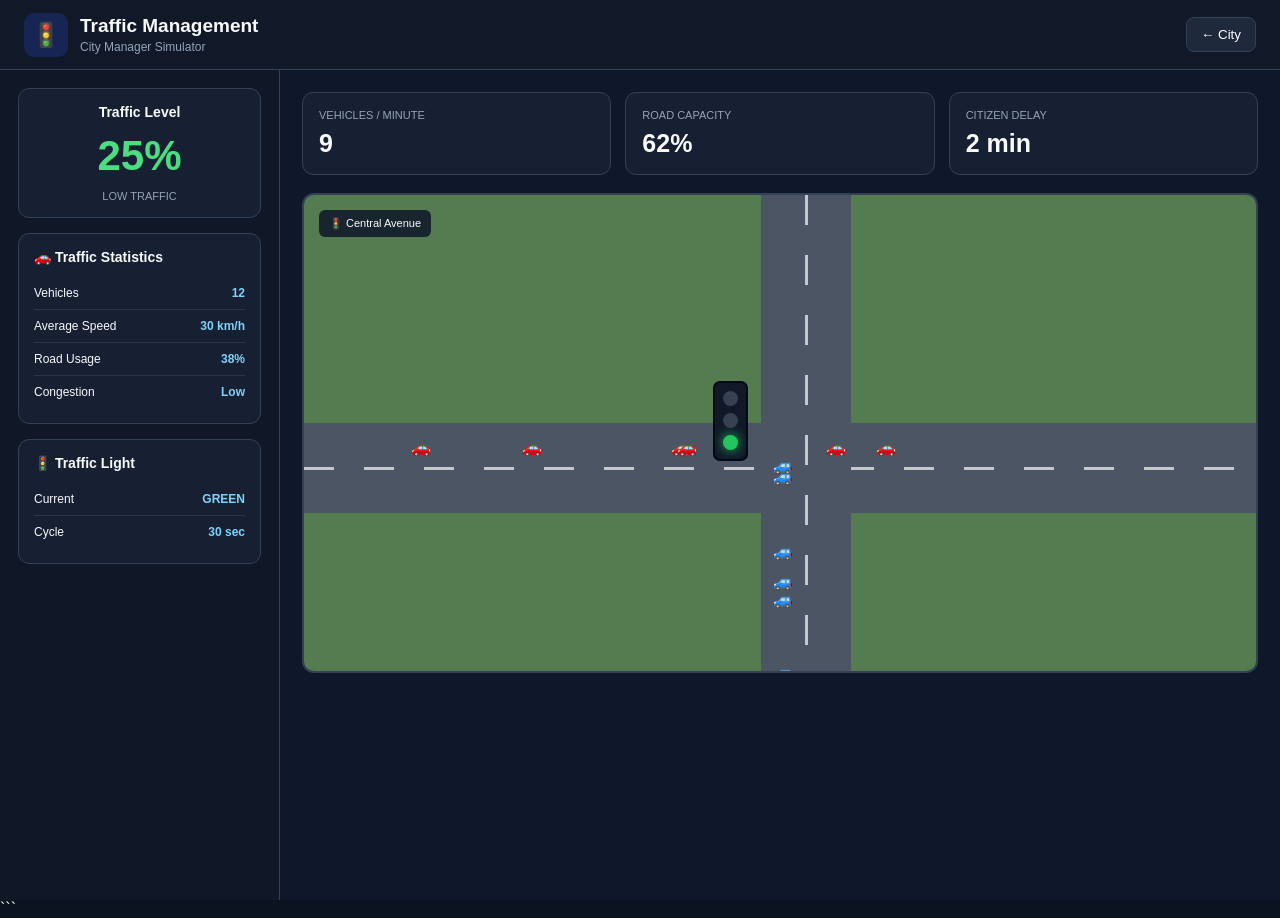
<file: traffic/traffic.html>
<!DOCTYPE html>
<html lang="en">

<head>
  <meta charset="UTF-8">

  <meta
    name="viewport"
    content="width=device-width, initial-scale=1.0"
  >

  <title>Traffic Management</title>

  <style>

    * {
      box-sizing: border-box;
      margin: 0;
      padding: 0;
    }

    body {
      min-height: 100vh;

      font-family:
        Arial,
        Helvetica,
        sans-serif;

      background: #0b1220;

      color: #f8fafc;
    }

    .header {
      height: 70px;

      display: flex;
      align-items: center;
      justify-content: space-between;

      padding: 0 24px;

      background: #111827;

      border-bottom:
        1px solid #334155;
    }

    .title {
      display: flex;
      align-items: center;

      gap: 12px;
    }

    .icon {
      width: 44px;
      height: 44px;

      display: grid;
      place-items: center;

      background: #172554;

      border-radius: 10px;

      font-size: 24px;
    }

    h1 {
      font-size: 19px;
    }

    .subtitle {
      margin-top: 3px;

      color: #94a3b8;

      font-size: 12px;
    }

    .back {
      padding: 9px 14px;

      color: white;

      background: #1e293b;

      border:
        1px solid #334155;

      border-radius: 8px;

      cursor: pointer;
    }

    .back:hover {
      background: #334155;
    }

    .layout {
      display: grid;

      grid-template-columns:
        280px 1fr;

      min-height:
        calc(100vh - 70px);
    }

    .sidebar {
      padding: 18px;

      background: #101827;

      border-right:
        1px solid #334155;
    }

    .panel {
      padding: 15px;

      margin-bottom: 15px;

      background: #172033;

      border:
        1px solid #334155;

      border-radius: 11px;
    }

    .panel h2 {
      margin-bottom: 12px;

      font-size: 14px;
    }

    .traffic-score {
      text-align: center;
    }

    .traffic-number {
      font-size: 42px;

      font-weight: bold;

      margin: 10px 0;
    }

    .traffic-label {
      color: #94a3b8;

      font-size: 11px;
    }

    .good {
      color: #4ade80;
    }

    .medium {
      color: #facc15;
    }

    .bad {
      color: #ef4444;
    }

    .info {
      display: flex;

      justify-content: space-between;

      padding: 9px 0;

      border-bottom:
        1px solid #29364a;

      font-size: 12px;
    }

    .info:last-child {
      border-bottom: none;
    }

    .info strong {
      color: #7dd3fc;
    }

    .main {
      padding: 22px;

      background: #0f172a;
    }

    .dashboard {
      display: grid;

      grid-template-columns:
        repeat(3, 1fr);

      gap: 14px;

      margin-bottom: 18px;
    }

    .card {
      padding: 16px;

      background: #172033;

      border:
        1px solid #334155;

      border-radius: 11px;
    }

    .card-title {
      color: #94a3b8;

      font-size: 11px;
    }

    .card-value {
      margin-top: 8px;

      font-size: 25px;

      font-weight: bold;
    }

    .road-map {
      min-height: 480px;

      position: relative;

      overflow: hidden;

      background: #547c50;

      border:
        2px solid #334155;

      border-radius: 12px;
    }

    /* ROAD */

    .horizontal-road {
      position: absolute;

      left: 0;
      right: 0;

      top: 48%;

      height: 90px;

      background: #4b5563;
    }

    .vertical-road {
      position: absolute;

      top: 0;
      bottom: 0;

      left: 48%;

      width: 90px;

      background: #4b5563;
    }

    .horizontal-road::after {
      content: "";

      position: absolute;

      left: 0;
      right: 0;

      top: 44px;

      height: 3px;

      background:
        repeating-linear-gradient(
          to right,
          #f8fafc 0 30px,
          transparent 30px 60px
        );

      opacity: 0.7;
    }

    .vertical-road::after {
      content: "";

      position: absolute;

      top: 0;
      bottom: 0;

      left: 44px;

      width: 3px;

      background:
        repeating-linear-gradient(
          to bottom,
          #f8fafc 0 30px,
          transparent 30px 60px
        );

      opacity: 0.7;
    }

    /* TRAFFIC LIGHT */

    .traffic-light {
      position: absolute;

      left: 43%;

      top: 39%;

      width: 35px;
      height: 80px;

      display: flex;

      flex-direction: column;

      align-items: center;

      justify-content: space-around;

      padding: 5px;

      background: #111827;

      border:
        2px solid #020617;

      border-radius: 7px;

      z-index: 5;
    }

    .light {
      width: 15px;
      height: 15px;

      border-radius: 50%;

      background: #374151;
    }

    .light.red.active {
      background: #ef4444;

      box-shadow:
        0 0 12px #ef4444;
    }

    .light.yellow.active {
      background: #facc15;

      box-shadow:
        0 0 12px #facc15;
    }

    .light.green.active {
      background: #22c55e;

      box-shadow:
        0 0 12px #22c55e;
    }

    /* CARS */

    .car {
      position: absolute;

      width: 25px;
      height: 15px;

      display: grid;
      place-items: center;

      font-size: 16px;

      z-index: 10;

      transition:
        left 0.4s linear,
        top 0.4s linear;
    }

    .road-name {
      position: absolute;

      left: 15px;
      top: 15px;

      padding: 7px 10px;

      background:
        rgba(15, 23, 42, 0.85);

      border-radius: 6px;

      font-size: 11px;
    }

    @media (max-width: 850px) {

      .layout {
        grid-template-columns: 1fr;
      }

      .sidebar {
        border-right: none;

        border-bottom:
          1px solid #334155;
      }

      .dashboard {
        grid-template-columns:
          1fr;
      }

    }

  </style>
</head>


<body>

  <header class="header">

    <div class="title">

      <div class="icon">
        🚦
      </div>

      <div>

        <h1>
          Traffic Management
        </h1>

        <div class="subtitle">
          City Manager Simulator
        </div>

      </div>

    </div>


    <button
      class="back"
      onclick="goBack()"
    >
      ← City
    </button>

  </header>


  <div class="layout">


    <!-- SIDEBAR -->

    <aside class="sidebar">


      <div class="panel traffic-score">

        <h2>
          Traffic Level
        </h2>

        <div
          id="trafficNumber"
          class="traffic-number good"
        >
          18%
        </div>

        <div
          id="trafficLabel"
          class="traffic-label"
        >
          LOW TRAFFIC
        </div>

      </div>


      <div class="panel">

        <h2>
          🚗 Traffic Statistics
        </h2>


        <div class="info">

          <span>
            Vehicles
          </span>

          <strong id="vehicles">
            12
          </strong>

        </div>


        <div class="info">

          <span>
            Average Speed
          </span>

          <strong>
            <span id="speed">
              42
            </span>
            km/h
          </strong>

        </div>


        <div class="info">

          <span>
            Road Usage
          </span>

          <strong>
            <span id="usage">
              24
            </span>%
          </strong>

        </div>


        <div class="info">

          <span>
            Congestion
          </span>

          <strong id="congestion">
            Low
          </strong>

        </div>

      </div>


      <div class="panel">

        <h2>
          🚦 Traffic Light
        </h2>

        <div class="info">

          <span>
            Current
          </span>

          <strong id="lightState">
            GREEN
          </strong>

        </div>

        <div class="info">

          <span>
            Cycle
          </span>

          <strong>
            30 sec
          </strong>

        </div>

      </div>


    </aside>


    <!-- MAIN -->

    <main class="main">


      <div class="dashboard">


        <div class="card">

          <div class="card-title">
            VEHICLES / MINUTE
          </div>

          <div
            id="vehicleRate"
            class="card-value"
          >
            8
          </div>

        </div>


        <div class="card">

          <div class="card-title">
            ROAD CAPACITY
          </div>

          <div
            id="capacity"
            class="card-value"
          >
            76%
          </div>

        </div>


        <div class="card">

          <div class="card-title">
            CITIZEN DELAY
          </div>

          <div
            id="delay"
            class="card-value"
          >
            2 min
          </div>

        </div>

      </div>


      <!-- ROAD MAP -->

      <div
        class="road-map"
        id="roadMap"
      >

        <div class="road-name">
          🚦 Central Avenue
        </div>


        <div class="horizontal-road"></div>

        <div class="vertical-road"></div>


        <!-- TRAFFIC LIGHT -->

        <div
          class="traffic-light"
          id="trafficLight"
        >

          <div
            class="light red"
          ></div>

          <div
            class="light yellow"
          ></div>

          <div
            class="light green active"
          ></div>

        </div>


        <!-- CARS ARE CREATED BY JS -->

      </div>

    </main>

  </div>


  <script>

    /* =========================================
       TRAFFIC SIMULATION
    ========================================= */

    const roadMap =
      document.getElementById(
        "roadMap"
      );

    const vehiclesEl =
      document.getElementById(
        "vehicles"
      );

    const speedEl =
      document.getElementById(
        "speed"
      );

    const usageEl =
      document.getElementById(
        "usage"
      );

    const congestionEl =
      document.getElementById(
        "congestion"
      );

    const trafficNumberEl =
      document.getElementById(
        "trafficNumber"
      );

    const trafficLabelEl =
      document.getElementById(
        "trafficLabel"
      );

    const vehicleRateEl =
      document.getElementById(
        "vehicleRate"
      );

    const capacityEl =
      document.getElementById(
        "capacity"
      );

    const delayEl =
      document.getElementById(
        "delay"
      );

    const lightStateEl =
      document.getElementById(
        "lightState"
      );

    const lights =
      document.querySelectorAll(
        ".light"
      );


    let trafficLight =
      "green";


    let lightTimer = 0;


    const cars = [];


    /* =========================================
       CREATE CARS
    ========================================= */

    function createCars() {

      for (
        let i = 0;
        i < 12;
        i++
      ) {

        const car =
          document.createElement(
            "div"
          );

        car.className =
          "car";

        car.textContent =
          i % 2 === 0
            ? "🚗"
            : "🚙";

        car.dataset.direction =
          i % 2 === 0
            ? "horizontal"
            : "vertical";

        car.dataset.position =
          String(
            Math.random() * 100
          );

        roadMap.appendChild(
          car
        );

        cars.push(car);

      }

    }


    /* =========================================
       MOVE CARS
    ========================================= */

    function moveCars() {

      cars.forEach(
        function(car) {

          let position =
            parseFloat(
              car.dataset.position
            );


          /*
            RED LIGHT:
            Some cars slow down
          */

          if (
            trafficLight ===
              "red" &&
            position > 42 &&
            position < 58
          ) {

            return;

          }


          position +=
            Math.random() * 2 + 0.7;


          if (position > 100) {

            position = 0;

          }


          car.dataset.position =
            String(position);


          if (
            car.dataset.direction ===
            "horizontal"
          ) {

            car.style.left =
              position + "%";

            car.style.top =
              "51%";

          } else {

            car.style.top =
              position + "%";

            car.style.left =
              "49%";

          }

        }
      );

    }


    /* =========================================
       TRAFFIC LIGHT
    ========================================= */

    function updateTrafficLight() {

      lightTimer++;


      if (
        trafficLight ===
          "green" &&
        lightTimer >= 15
      ) {

        trafficLight =
          "yellow";

        lightTimer = 0;

      }

      else if (
        trafficLight ===
          "yellow" &&
        lightTimer >= 4
      ) {

        trafficLight =
          "red";

        lightTimer = 0;

      }

      else if (
        trafficLight ===
          "red" &&
        lightTimer >= 15
      ) {

        trafficLight =
          "green";

        lightTimer = 0;

      }


      lights.forEach(
        function(light) {

          light.classList.remove(
            "active"
          );

        }
      );


      const active =
        document.querySelector(
          ".light." +
          trafficLight
        );


      if (active) {

        active.classList.add(
          "active"
        );

      }


      lightStateEl.textContent =
        trafficLight
          .toUpperCase();

    }


    /* =========================================
       UPDATE STATISTICS
    ========================================= */

    function updateStats() {

      const traffic =
        Math.floor(
          10 +
          Math.random() * 30
        );

      const usage =
        Math.floor(
          20 +
          Math.random() * 35
        );

      const speed =
        Math.max(
          20,
          55 - traffic
        );

      const delay =
        Math.max(
          1,
          Math.floor(
            traffic / 10
          )
        );


      trafficNumberEl.textContent =
        traffic + "%";


      usageEl.textContent =
        usage;


      speedEl.textContent =
        speed;


      capacityEl.textContent =
        (100 - usage) +
        "%";


      delayEl.textContent =
        delay +
        " min";


      vehicleRateEl.textContent =
        Math.floor(
          5 +
          Math.random() * 8
        );


      if (traffic < 35) {

        trafficNumberEl.className =
          "traffic-number good";

        trafficLabelEl.textContent =
          "LOW TRAFFIC";

        congestionEl.textContent =
          "Low";

      }

      else if (traffic < 65) {

        trafficNumberEl.className =
          "traffic-number medium";

        trafficLabelEl.textContent =
          "MODERATE TRAFFIC";

        congestionEl.textContent =
          "Medium";

      }

      else {

        trafficNumberEl.className =
          "traffic-number bad";

        trafficLabelEl.textContent =
          "HEAVY TRAFFIC";

        congestionEl.textContent =
          "High";

      }

    }


    /* =========================================
       BACK TO CITY
    ========================================= */

    function goBack() {

      window.location.href =
        "../index.html";

    }


    /* =========================================
       START
    ========================================= */

    createCars();

    updateStats();


    setInterval(
      moveCars,
      500
    );


    setInterval(
      updateTrafficLight,
      1000
    );


    setInterval(
      updateStats,
      3000
    );

  </script>

</body>

</html>
```
</file>
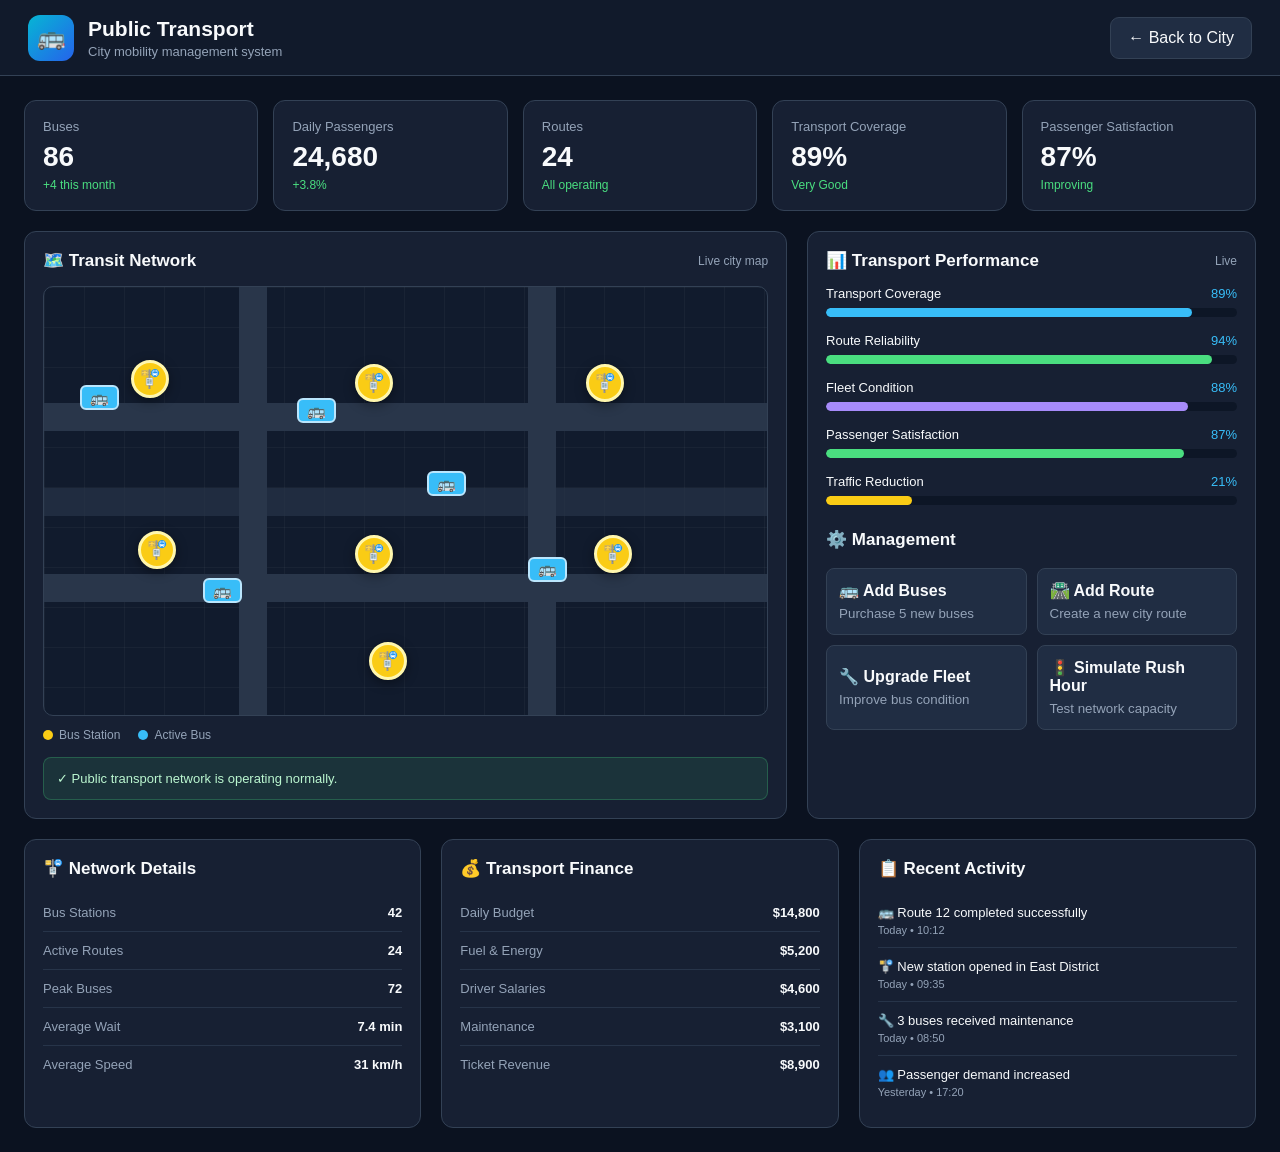
<file: transport/transport.html>
<!DOCTYPE html>
<html lang="en">
<head>
<meta charset="UTF-8">
<meta name="viewport" content="width=device-width, initial-scale=1.0">
<title>Public Transport — City Manager Simulator</title>

<style>
* {
    box-sizing: border-box;
    margin: 0;
    padding: 0;
}

:root {
    --bg: #0b1220;
    --panel: #172033;
    --panel2: #202d43;
    --border: #334155;
    --text: #f8fafc;
    --muted: #94a3b8;
    --blue: #38bdf8;
    --green: #4ade80;
    --yellow: #facc15;
    --red: #ef4444;
    --purple: #a78bfa;
}

body {
    background: var(--bg);
    color: var(--text);
    font-family: Arial, sans-serif;
    min-height: 100vh;
}

button {
    font: inherit;
    cursor: pointer;
}

.header {
    height: 76px;
    background: #111a2b;
    border-bottom: 1px solid var(--border);
    display: flex;
    align-items: center;
    justify-content: space-between;
    padding: 0 28px;
}

.title {
    display: flex;
    align-items: center;
    gap: 14px;
}

.icon {
    width: 46px;
    height: 46px;
    border-radius: 12px;
    background: linear-gradient(135deg, #06b6d4, #2563eb);
    display: grid;
    place-items: center;
    font-size: 23px;
}

.title h1 {
    font-size: 21px;
}

.title p {
    color: var(--muted);
    font-size: 13px;
    margin-top: 3px;
}

.back {
    background: var(--panel2);
    border: 1px solid var(--border);
    color: var(--text);
    border-radius: 9px;
    padding: 11px 17px;
}

.back:hover {
    background: #2b3b56;
}

.container {
    max-width: 1500px;
    margin: auto;
    padding: 24px;
}

.stats {
    display: grid;
    grid-template-columns: repeat(5, 1fr);
    gap: 15px;
    margin-bottom: 20px;
}

.card {
    background: var(--panel);
    border: 1px solid var(--border);
    border-radius: 12px;
    padding: 18px;
}

.label {
    color: var(--muted);
    font-size: 13px;
}

.value {
    font-size: 28px;
    font-weight: bold;
    margin-top: 7px;
}

.good {
    color: var(--green);
    font-size: 12px;
    margin-top: 5px;
}

.layout {
    display: grid;
    grid-template-columns: 1.7fr 1fr;
    gap: 20px;
}

.section-title {
    display: flex;
    justify-content: space-between;
    align-items: center;
    margin-bottom: 15px;
}

.section-title h2 {
    font-size: 17px;
}

.section-title span {
    color: var(--muted);
    font-size: 12px;
}

.map {
    height: 430px;
    position: relative;
    overflow: hidden;
    border: 1px solid var(--border);
    border-radius: 10px;
    background:
        linear-gradient(rgba(255,255,255,.035) 1px, transparent 1px),
        linear-gradient(90deg, rgba(255,255,255,.035) 1px, transparent 1px),
        #111b2d;
    background-size: 40px 40px;
}

.road {
    position: absolute;
    background: #29364a;
}

.h {
    height: 28px;
    left: 0;
    right: 0;
}

.v {
    width: 28px;
    top: 0;
    bottom: 0;
}

.r1 { top: 27%; }
.r2 { top: 67%; }
.r3 { top: 47%; opacity: .65; }

.c1 { left: 27%; }
.c2 { left: 67%; }

.station {
    position: absolute;
    width: 38px;
    height: 38px;
    border-radius: 50%;
    background: #facc15;
    border: 3px solid #fff7ae;
    color: #111827;
    display: grid;
    place-items: center;
    font-size: 18px;
    z-index: 4;
    box-shadow: 0 3px 12px rgba(0,0,0,.4);
}

.s1 { left: 12%; top: 17%; }
.s2 { left: 43%; top: 18%; }
.s3 { left: 75%; top: 18%; }
.s4 { left: 13%; top: 57%; }
.s5 { left: 43%; top: 58%; }
.s6 { left: 76%; top: 58%; }
.s7 { left: 45%; top: 83%; }

.bus {
    position: absolute;
    width: 39px;
    height: 25px;
    background: #38bdf8;
    border: 2px solid #bae6fd;
    border-radius: 6px;
    z-index: 5;
    display: grid;
    place-items: center;
    font-size: 15px;
    transition: left 1s linear, top 1s linear;
}

.b1 { left: 5%; top: 23%; }
.b2 { left: 35%; top: 26%; }
.b3 { left: 67%; top: 63%; }
.b4 { left: 53%; top: 43%; }
.b5 { left: 22%; top: 68%; }

.legend {
    display: flex;
    gap: 18px;
    margin-top: 12px;
    color: var(--muted);
    font-size: 12px;
}

.legend-item {
    display: flex;
    align-items: center;
    gap: 6px;
}

.dot {
    width: 10px;
    height: 10px;
    border-radius: 50%;
}

.dot.yellow {
    background: var(--yellow);
}

.dot.blue {
    background: var(--blue);
}

.progress-row {
    margin-bottom: 16px;
}

.progress-info {
    display: flex;
    justify-content: space-between;
    margin-bottom: 7px;
    font-size: 13px;
}

.progress-info span:last-child {
    color: var(--blue);
}

.progress {
    height: 9px;
    background: #0d1626;
    border-radius: 20px;
    overflow: hidden;
}

.progress div {
    height: 100%;
    border-radius: 20px;
    background: var(--blue);
    transition: width .4s;
}

.progress.green div {
    background: var(--green);
}

.progress.yellow div {
    background: var(--yellow);
}

.progress.purple div {
    background: var(--purple);
}

.controls {
    display: grid;
    grid-template-columns: repeat(2, 1fr);
    gap: 10px;
    margin-top: 18px;
}

.control {
    background: var(--panel2);
    color: var(--text);
    border: 1px solid var(--border);
    border-radius: 8px;
    padding: 12px;
    text-align: left;
    transition: .2s;
}

.control:hover {
    border-color: var(--blue);
    transform: translateY(-1px);
}

.control strong {
    display: block;
    margin-bottom: 4px;
}

.control small {
    color: var(--muted);
}

.bottom {
    display: grid;
    grid-template-columns: 1fr 1fr 1fr;
    gap: 20px;
    margin-top: 20px;
}

.metric {
    display: flex;
    justify-content: space-between;
    padding: 11px 0;
    border-bottom: 1px solid #273449;
    font-size: 13px;
}

.metric:last-child {
    border-bottom: none;
}

.metric span {
    color: var(--muted);
}

.activity {
    max-height: 230px;
    overflow-y: auto;
}

.activity-item {
    padding: 11px 0;
    border-bottom: 1px solid #273449;
    font-size: 13px;
}

.activity-item:last-child {
    border-bottom: none;
}

.activity-item span {
    display: block;
    color: var(--muted);
    font-size: 11px;
    margin-top: 4px;
}

.alert {
    margin-top: 15px;
    padding: 13px;
    border-radius: 8px;
    background: rgba(74,222,128,.1);
    border: 1px solid rgba(74,222,128,.25);
    color: #bbf7d0;
    font-size: 13px;
}

.alert.warning {
    background: rgba(250,204,21,.1);
    border-color: rgba(250,204,21,.25);
    color: #fef08a;
}

@media (max-width: 1100px) {
    .stats {
        grid-template-columns: repeat(3, 1fr);
    }

    .layout {
        grid-template-columns: 1fr;
    }

    .bottom {
        grid-template-columns: 1fr 1fr;
    }
}

@media (max-width: 700px) {
    .stats {
        grid-template-columns: repeat(2, 1fr);
    }

    .bottom {
        grid-template-columns: 1fr;
    }

    .container {
        padding: 14px;
    }

    .header {
        padding: 0 15px;
    }

    .map {
        height: 350px;
    }
}
</style>
</head>

<body>

<header class="header">

    <div class="title">
        <div class="icon">🚌</div>

        <div>
            <h1>Public Transport</h1>
            <p>City mobility management system</p>
        </div>
    </div>

    <button class="back" onclick="goBack()">
        ← Back to City
    </button>

</header>

<main class="container">

    <section class="stats">

        <div class="card">
            <div class="label">Buses</div>
            <div class="value" id="buses">86</div>
            <div class="good">+4 this month</div>
        </div>

        <div class="card">
            <div class="label">Daily Passengers</div>
            <div class="value" id="passengers">24,680</div>
            <div class="good">+3.8%</div>
        </div>

        <div class="card">
            <div class="label">Routes</div>
            <div class="value" id="routes">24</div>
            <div class="good">All operating</div>
        </div>

        <div class="card">
            <div class="label">Transport Coverage</div>
            <div class="value" id="coverage">89%</div>
            <div class="good">Very Good</div>
        </div>

        <div class="card">
            <div class="label">Passenger Satisfaction</div>
            <div class="value" id="satisfaction">87%</div>
            <div class="good">Improving</div>
        </div>

    </section>

    <section class="layout">

        <div class="card">

            <div class="section-title">
                <h2>🗺️ Transit Network</h2>
                <span>Live city map</span>
            </div>

            <div class="map">

                <div class="road h r1"></div>
                <div class="road h r2"></div>
                <div class="road h r3"></div>

                <div class="road v c1"></div>
                <div class="road v c2"></div>

                <div class="station s1">🚏</div>
                <div class="station s2">🚏</div>
                <div class="station s3">🚏</div>
                <div class="station s4">🚏</div>
                <div class="station s5">🚏</div>
                <div class="station s6">🚏</div>
                <div class="station s7">🚏</div>

                <div class="bus b1">🚌</div>
                <div class="bus b2">🚌</div>
                <div class="bus b3">🚌</div>
                <div class="bus b4">🚌</div>
                <div class="bus b5">🚌</div>

            </div>

            <div class="legend">
                <div class="legend-item">
                    <div class="dot yellow"></div>
                    Bus Station
                </div>

                <div class="legend-item">
                    <div class="dot blue"></div>
                    Active Bus
                </div>
            </div>

            <div class="alert" id="alert">
                ✓ Public transport network is operating normally.
            </div>

        </div>

        <div class="card">

            <div class="section-title">
                <h2>📊 Transport Performance</h2>
                <span>Live</span>
            </div>

            <div class="progress-row">
                <div class="progress-info">
                    <span>Transport Coverage</span>
                    <span id="coverageText">89%</span>
                </div>

                <div class="progress">
                    <div id="coverageBar" style="width:89%"></div>
                </div>
            </div>

            <div class="progress-row">
                <div class="progress-info">
                    <span>Route Reliability</span>
                    <span id="reliabilityText">94%</span>
                </div>

                <div class="progress green">
                    <div id="reliabilityBar" style="width:94%"></div>
                </div>
            </div>

            <div class="progress-row">
                <div class="progress-info">
                    <span>Fleet Condition</span>
                    <span id="conditionText">88%</span>
                </div>

                <div class="progress purple">
                    <div id="conditionBar" style="width:88%"></div>
                </div>
            </div>

            <div class="progress-row">
                <div class="progress-info">
                    <span>Passenger Satisfaction</span>
                    <span id="satisfactionText">87%</span>
                </div>

                <div class="progress green">
                    <div id="satisfactionBar" style="width:87%"></div>
                </div>
            </div>

            <div class="progress-row">
                <div class="progress-info">
                    <span>Traffic Reduction</span>
                    <span id="trafficText">21%</span>
                </div>

                <div class="progress yellow">
                    <div id="trafficBar" style="width:21%"></div>
                </div>
            </div>

            <div class="section-title" style="margin-top:24px;">
                <h2>⚙️ Management</h2>
            </div>

            <div class="controls">

                <button class="control" onclick="addBus()">
                    <strong>🚌 Add Buses</strong>
                    <small>Purchase 5 new buses</small>
                </button>

                <button class="control" onclick="newRoute()">
                    <strong>🛣️ Add Route</strong>
                    <small>Create a new city route</small>
                </button>

                <button class="control" onclick="upgradeFleet()">
                    <strong>🔧 Upgrade Fleet</strong>
                    <small>Improve bus condition</small>
                </button>

                <button class="control" onclick="simulateRush()">
                    <strong>🚦 Simulate Rush Hour</strong>
                    <small>Test network capacity</small>
                </button>

            </div>

        </div>

    </section>

    <section class="bottom">

        <div class="card">

            <div class="section-title">
                <h2>🚏 Network Details</h2>
            </div>

            <div class="metric">
                <span>Bus Stations</span>
                <strong id="stations">42</strong>
            </div>

            <div class="metric">
                <span>Active Routes</span>
                <strong id="activeRoutes">24</strong>
            </div>

            <div class="metric">
                <span>Peak Buses</span>
                <strong id="peakBuses">72</strong>
            </div>

            <div class="metric">
                <span>Average Wait</span>
                <strong id="wait">7.4 min</strong>
            </div>

            <div class="metric">
                <span>Average Speed</span>
                <strong id="speed">31 km/h</strong>
            </div>

        </div>

        <div class="card">

            <div class="section-title">
                <h2>💰 Transport Finance</h2>
            </div>

            <div class="metric">
                <span>Daily Budget</span>
                <strong id="budget">$14,800</strong>
            </div>

            <div class="metric">
                <span>Fuel & Energy</span>
                <strong>$5,200</strong>
            </div>

            <div class="metric">
                <span>Driver Salaries</span>
                <strong>$4,600</strong>
            </div>

            <div class="metric">
                <span>Maintenance</span>
                <strong>$3,100</strong>
            </div>

            <div class="metric">
                <span>Ticket Revenue</span>
                <strong>$8,900</strong>
            </div>

        </div>

        <div class="card">

            <div class="section-title">
                <h2>📋 Recent Activity</h2>
            </div>

            <div class="activity" id="activity">

                <div class="activity-item">
                    🚌 Route 12 completed successfully
                    <span>Today • 10:12</span>
                </div>

                <div class="activity-item">
                    🚏 New station opened in East District
                    <span>Today • 09:35</span>
                </div>

                <div class="activity-item">
                    🔧 3 buses received maintenance
                    <span>Today • 08:50</span>
                </div>

                <div class="activity-item">
                    👥 Passenger demand increased
                    <span>Yesterday • 17:20</span>
                </div>

            </div>

        </div>

    </section>

</main>

<script>

let buses = 86;
let passengers = 24680;
let routes = 24;

let coverage = 89;
let reliability = 94;
let condition = 88;
let satisfaction = 87;
let trafficReduction = 21;

let stations = 42;
let peakBuses = 72;

let wait = 7.4;
let speed = 31;

let budget = 14800;

const $ = id => document.getElementById(id);

function clamp(value, min, max) {
    return Math.max(min, Math.min(max, value));
}

function addActivity(text) {

    const activity = $("activity");

    const item = document.createElement("div");

    item.className = "activity-item";

    const time = new Date().toLocaleTimeString([], {
        hour: "2-digit",
        minute: "2-digit"
    });

    item.innerHTML = `
        ${text}
        <span>Today • ${time}</span>
    `;

    activity.prepend(item);

    while (activity.children.length > 6) {
        activity.removeChild(activity.lastElementChild);
    }
}

function notify(message, warning = false) {

    $("alert").textContent = message;

    $("alert").className =
        warning ? "alert warning" : "alert";
}

function updateUI() {

    $("buses").textContent = buses;
    $("passengers").textContent =
        passengers.toLocaleString();

    $("routes").textContent = routes;

    $("coverage").textContent = coverage + "%";
    $("satisfaction").textContent =
        satisfaction + "%";

    $("coverageText").textContent =
        coverage + "%";

    $("coverageBar").style.width =
        coverage + "%";

    $("reliabilityText").textContent =
        reliability + "%";

    $("reliabilityBar").style.width =
        reliability + "%";

    $("conditionText").textContent =
        condition + "%";

    $("conditionBar").style.width =
        condition + "%";

    $("satisfactionText").textContent =
        satisfaction + "%";

    $("satisfactionBar").style.width =
        satisfaction + "%";

    $("trafficText").textContent =
        trafficReduction + "%";

    $("trafficBar").style.width =
        trafficReduction + "%";

    $("stations").textContent = stations;
    $("activeRoutes").textContent = routes;

    $("peakBuses").textContent = peakBuses;

    $("wait").textContent =
        wait.toFixed(1) + " min";

    $("speed").textContent =
        Math.round(speed) + " km/h";

    $("budget").textContent =
        "$" + Math.round(budget).toLocaleString();
}

function addBus() {

    buses += 5;
    peakBuses += 4;

    condition = clamp(condition + 1, 0, 100);
    reliability = clamp(reliability + 1, 0, 100);

    budget -= 1100;

    addActivity("🚌 5 new buses added to the fleet");

    notify("✓ Fleet expanded. More buses are now available.");

    updateUI();
}

function newRoute() {

    routes++;
    stations += 2;

    coverage = clamp(coverage + 2, 0, 100);
    trafficReduction = clamp(
        trafficReduction + 1,
        0,
        100
    );

    wait = clamp(wait - 0.2, 2, 20);

    budget -= 750;

    addActivity(
        "🛣️ New public transport route opened"
    );

    notify(
        "✓ New route connected two city districts."
    );

    updateUI();
}

function upgradeFleet() {

    condition = clamp(condition + 4, 0, 100);
    reliability = clamp(reliability + 2, 0, 100);

    speed += 1;

    budget -= 950;

    addActivity(
        "🔧 Fleet maintenance and upgrades completed"
    );

    notify(
        "✓ Fleet condition and reliability improved."
    );

    updateUI();
}

function simulateRush() {

    passengers += Math.floor(
        Math.random() * 1200 + 500
    );

    wait += Math.random() * 1.8;

    speed -= Math.random() * 3;

    satisfaction -= Math.floor(
        Math.random() * 3
    );

    satisfaction = clamp(
        satisfaction,
        60,
        100
    );

    wait = clamp(
        wait,
        3,
        20
    );

    speed = clamp(
        speed,
        15,
        45
    );

    addActivity(
        "🚦 Rush hour simulation completed"
    );

    notify(
        "⚠️ Passenger demand increased during rush hour.",
        true
    );

    updateUI();
}

function simulateTransport() {

    passengers += Math.floor(
        Math.random() * 300 - 80
    );

    reliability += Math.floor(
        Math.random() * 3 - 1
    );

    satisfaction += Math.floor(
        Math.random() * 3 - 1
    );

    condition -= Math.floor(
        Math.random() * 2
    );

    wait += Math.random() * 0.5 - 0.2;

    speed += Math.random() * 1.2 - 0.5;

    reliability = clamp(
        reliability,
        70,
        100
    );

    satisfaction = clamp(
        satisfaction,
        65,
        100
    );

    condition = clamp(
        condition,
        60,
        100
    );

    wait = clamp(
        wait,
        3,
        15
    );

    speed = clamp(
        speed,
        18,
        40
    );

    budget -= Math.floor(
        Math.random() * 150
    );

    updateUI();
}

function moveBuses() {

    const busPositions = [
        [15, 24],
        [48, 26],
        [74, 65],
        [55, 44],
        [28, 69]
    ];

    const busesOnMap =
        document.querySelectorAll(".bus");

    busesOnMap.forEach((bus, index) => {

        const position =
            busPositions[
                Math.floor(
                    Math.random() *
                    busPositions.length
                )
            ];

        bus.style.left =
            position[0] + "%";

        bus.style.top =
            position[1] + "%";
    });
}

function goBack() {
    window.location.href = "../index.html";
}

updateUI();

setInterval(simulateTransport, 10000);

setInterval(moveBuses, 2500);

</script>

</body>
</html>
</file>
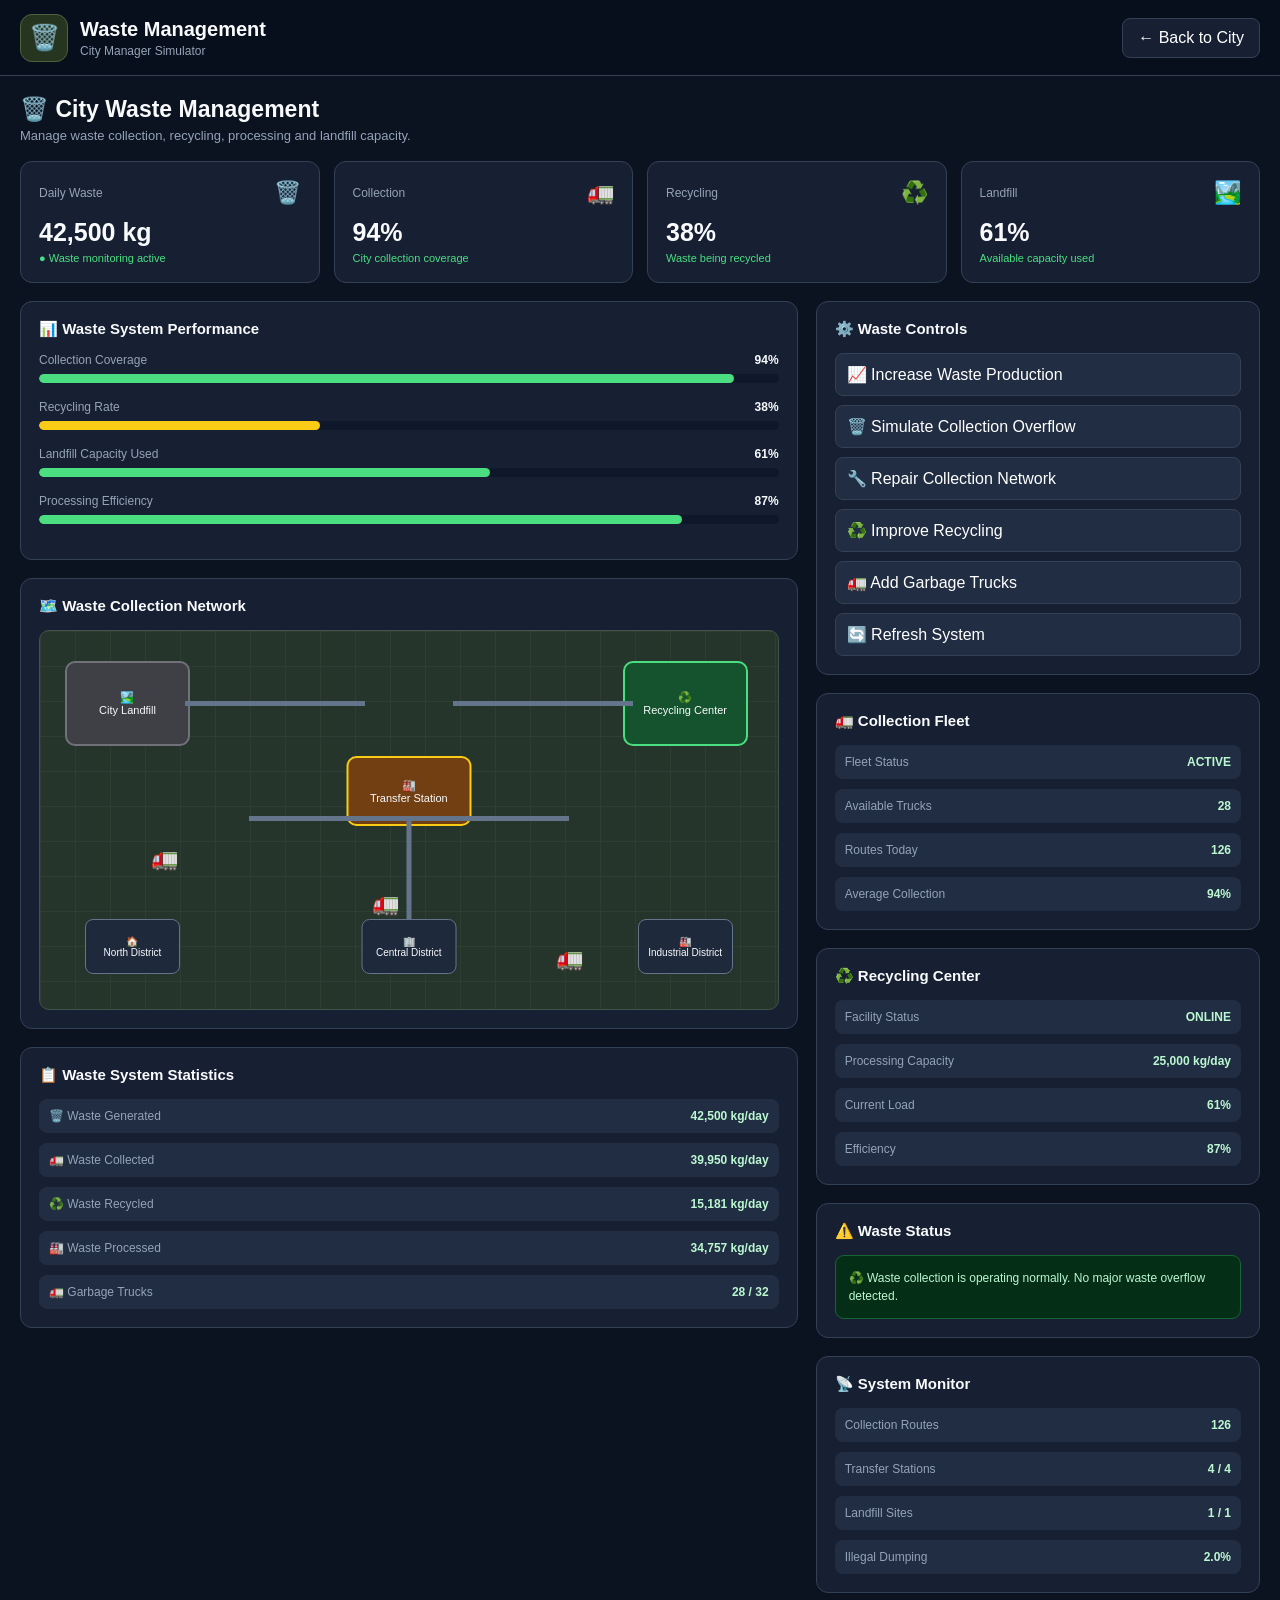
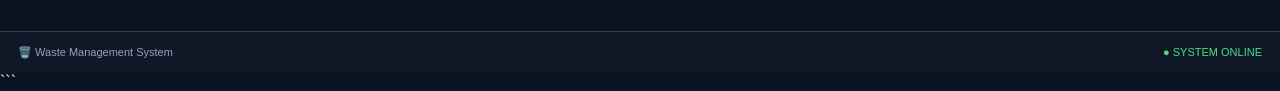
<file: waste/waste.html>
<!DOCTYPE html>
<html lang="en">
<head>
  <meta charset="UTF-8">
  <meta name="viewport" content="width=device-width, initial-scale=1.0">

  <title>Waste Management | City Manager</title>

  <style>
    * {
      box-sizing: border-box;
      margin: 0;
      padding: 0;
    }

    :root {
      --bg: #0b1220;
      --panel: #172033;
      --panel-light: #202d43;
      --border: #334155;
      --text: #f8fafc;
      --muted: #94a3b8;
      --green: #4ade80;
      --yellow: #facc15;
      --red: #ef4444;
      --blue: #38bdf8;
    }

    html,
    body {
      min-height: 100%;
      width: 100%;
    }

    body {
      font-family: Arial, Helvetica, sans-serif;
      background: var(--bg);
      color: var(--text);
    }

    button {
      font: inherit;
    }

    .topbar {
      min-height: 76px;
      display: flex;
      align-items: center;
      justify-content: space-between;
      gap: 20px;
      padding: 12px 20px;
      background: #080f1c;
      border-bottom: 1px solid var(--border);
    }

    .brand {
      display: flex;
      align-items: center;
      gap: 12px;
    }

    .brand-icon {
      width: 48px;
      height: 48px;
      display: grid;
      place-items: center;
      background: #26351f;
      border: 1px solid #4d633e;
      border-radius: 12px;
      font-size: 25px;
    }

    .brand h1 {
      font-size: 20px;
    }

    .brand span {
      display: block;
      margin-top: 3px;
      color: var(--muted);
      font-size: 12px;
    }

    .back-btn {
      padding: 10px 15px;
      color: white;
      background: var(--panel);
      border: 1px solid var(--border);
      border-radius: 8px;
      cursor: pointer;
    }

    .back-btn:hover {
      background: var(--panel-light);
    }

    .dashboard {
      max-width: 1500px;
      margin: auto;
      padding: 20px;
    }

    .page-title {
      margin-bottom: 18px;
    }

    .page-title h2 {
      font-size: 23px;
    }

    .page-title p {
      margin-top: 5px;
      color: var(--muted);
      font-size: 13px;
    }

    .cards {
      display: grid;
      grid-template-columns: repeat(4, 1fr);
      gap: 14px;
      margin-bottom: 18px;
    }

    .card {
      padding: 18px;
      background: var(--panel);
      border: 1px solid var(--border);
      border-radius: 12px;
    }

    .card-header {
      display: flex;
      align-items: center;
      justify-content: space-between;
    }

    .card-header span {
      color: var(--muted);
      font-size: 12px;
    }

    .card-icon {
      font-size: 22px;
    }

    .card-value {
      margin-top: 12px;
      font-size: 25px;
      font-weight: 700;
    }

    .card-status {
      margin-top: 5px;
      color: var(--green);
      font-size: 11px;
    }

    .layout {
      display: grid;
      grid-template-columns: 1.4fr 0.8fr;
      gap: 18px;
    }

    .panel {
      margin-bottom: 18px;
      padding: 18px;
      background: var(--panel);
      border: 1px solid var(--border);
      border-radius: 12px;
    }

    .panel h3 {
      margin-bottom: 15px;
      font-size: 15px;
    }

    .progress-row {
      margin-bottom: 17px;
    }

    .progress-info {
      display: flex;
      justify-content: space-between;
      margin-bottom: 7px;
      font-size: 12px;
    }

    .progress-info span {
      color: var(--muted);
    }

    .progress {
      width: 100%;
      height: 9px;
      overflow: hidden;
      background: #0f172a;
      border-radius: 20px;
    }

    .progress-fill {
      height: 100%;
      border-radius: 20px;
      background: var(--green);
      transition: width 0.4s;
    }

    .yellow {
      background: var(--yellow);
    }

    .red {
      background: var(--red);
    }

    .blue {
      background: var(--blue);
    }

    .waste-map {
      position: relative;
      min-height: 380px;
      overflow: hidden;
      background:
        linear-gradient(rgba(255, 255, 255, 0.035) 1px, transparent 1px),
        linear-gradient(90deg, rgba(255, 255, 255, 0.035) 1px, transparent 1px),
        #26352b;
      background-size: 35px 35px;
      border: 1px solid #405447;
      border-radius: 10px;
    }

    .facility {
      position: absolute;
      display: grid;
      place-items: center;
      text-align: center;
      font-size: 11px;
      border-radius: 10px;
    }

    .landfill {
      left: 25px;
      top: 30px;
      width: 125px;
      height: 85px;
      background: #3f3f46;
      border: 2px solid #71717a;
    }

    .recycling {
      right: 30px;
      top: 30px;
      width: 125px;
      height: 85px;
      background: #14532d;
      border: 2px solid #4ade80;
    }

    .transfer {
      left: 50%;
      top: 125px;
      width: 125px;
      height: 70px;
      transform: translateX(-50%);
      background: #713f12;
      border: 2px solid #facc15;
    }

    .waste-road {
      position: absolute;
      height: 5px;
      background: #64748b;
    }

    .road-a {
      left: 145px;
      top: 70px;
      width: 180px;
    }

    .road-b {
      right: 145px;
      top: 70px;
      width: 180px;
    }

    .road-c {
      left: 50%;
      top: 185px;
      width: 320px;
      transform: translateX(-50%);
    }

    .road-d {
      left: 50%;
      top: 185px;
      width: 5px;
      height: 120px;
      transform: translateX(-50%);
      background: #64748b;
    }

    .district {
      position: absolute;
      width: 95px;
      height: 55px;
      display: grid;
      place-items: center;
      text-align: center;
      background: #1e293b;
      border: 1px solid #64748b;
      border-radius: 8px;
      font-size: 10px;
    }

    .district-a {
      left: 45px;
      bottom: 35px;
    }

    .district-b {
      left: 50%;
      bottom: 35px;
      transform: translateX(-50%);
    }

    .district-c {
      right: 45px;
      bottom: 35px;
    }

    .truck {
      position: absolute;
      font-size: 22px;
      animation: drive 7s linear infinite;
    }

    .truck-one {
      top: 215px;
      left: 15%;
    }

    .truck-two {
      top: 260px;
      left: 45%;
      animation-delay: 2s;
    }

    .truck-three {
      top: 315px;
      left: 70%;
      animation-delay: 4s;
    }

    @keyframes drive {
      0% {
        transform: translateX(-20px);
      }

      50% {
        transform: translateX(45px);
      }

      100% {
        transform: translateX(-20px);
      }
    }

    .stats-list {
      display: grid;
      gap: 10px;
    }

    .stat-line {
      display: flex;
      justify-content: space-between;
      padding: 10px;
      background: var(--panel-light);
      border-radius: 8px;
      font-size: 12px;
    }

    .stat-line span {
      color: var(--muted);
    }

    .stat-line strong {
      color: #bbf7d0;
    }

    .controls {
      display: grid;
      gap: 9px;
    }

    .control {
      width: 100%;
      padding: 11px;
      color: white;
      text-align: left;
      background: var(--panel-light);
      border: 1px solid var(--border);
      border-radius: 8px;
      cursor: pointer;
    }

    .control:hover {
      background: #2b3a52;
    }

    .alert {
      padding: 13px;
      color: #bbf7d0;
      background: #052e16;
      border: 1px solid #166534;
      border-radius: 9px;
      font-size: 12px;
      line-height: 1.5;
    }

    .alert.warning {
      color: #fef3c7;
      background: #422006;
      border-color: #92400e;
    }

    .alert.danger {
      color: #fee2e2;
      background: #450a0a;
      border-color: #991b1b;
    }

    .online {
      color: var(--green);
    }

    .footer-status {
      display: flex;
      justify-content: space-between;
      gap: 15px;
      padding: 14px 18px;
      color: var(--muted);
      background: #101827;
      border-top: 1px solid var(--border);
      font-size: 11px;
    }

    .notification {
      position: fixed;
      right: 20px;
      bottom: 20px;
      max-width: 330px;
      padding: 13px 16px;
      color: white;
      background: #111827;
      border: 1px solid var(--border);
      border-radius: 9px;
      box-shadow: 0 12px 35px rgba(0, 0, 0, 0.4);
      opacity: 0;
      transform: translateY(15px);
      pointer-events: none;
      transition: 0.25s;
      z-index: 100;
      font-size: 12px;
    }

    .notification.show {
      opacity: 1;
      transform: translateY(0);
    }

    @media (max-width: 1000px) {
      .cards {
        grid-template-columns: repeat(2, 1fr);
      }

      .layout {
        grid-template-columns: 1fr;
      }
    }

    @media (max-width: 600px) {
      .topbar {
        align-items: flex-start;
      }

      .dashboard {
        padding: 12px;
      }

      .cards {
        grid-template-columns: 1fr;
      }

      .waste-map {
        min-height: 350px;
      }

      .road-a,
      .road-b,
      .road-c,
      .road-d {
        display: none;
      }
    }
  </style>
</head>

<body>

  <header class="topbar">

    <div class="brand">

      <div class="brand-icon">
        🗑️
      </div>

      <div>
        <h1>Waste Management</h1>
        <span>City Manager Simulator</span>
      </div>

    </div>

    <button
      class="back-btn"
      onclick="location.href='../index.html'">
      ← Back to City
    </button>

  </header>


  <main class="dashboard">

    <div class="page-title">

      <h2>🗑️ City Waste Management</h2>

      <p>
        Manage waste collection, recycling, processing and landfill capacity.
      </p>

    </div>


    <section class="cards">

      <div class="card">

        <div class="card-header">
          <span>Daily Waste</span>
          <div class="card-icon">🗑️</div>
        </div>

        <div class="card-value">
          <span id="dailyWaste">42,500</span> kg
        </div>

        <div class="card-status">
          ● Waste monitoring active
        </div>

      </div>


      <div class="card">

        <div class="card-header">
          <span>Collection</span>
          <div class="card-icon">🚛</div>
        </div>

        <div class="card-value">
          <span id="collection">94</span>%
        </div>

        <div class="card-status">
          City collection coverage
        </div>

      </div>


      <div class="card">

        <div class="card-header">
          <span>Recycling</span>
          <div class="card-icon">♻️</div>
        </div>

        <div class="card-value">
          <span id="recycling">38</span>%
        </div>

        <div class="card-status">
          Waste being recycled
        </div>

      </div>


      <div class="card">

        <div class="card-header">
          <span>Landfill</span>
          <div class="card-icon">🏞️</div>
        </div>

        <div class="card-value">
          <span id="landfill">61</span>%
        </div>

        <div class="card-status">
          Available capacity used
        </div>

      </div>

    </section>


    <div class="layout">


      <section>

        <div class="panel">

          <h3>📊 Waste System Performance</h3>


          <div class="progress-row">

            <div class="progress-info">
              <span>Collection Coverage</span>
              <strong id="collectionText">94%</strong>
            </div>

            <div class="progress">
              <div
                id="collectionBar"
                class="progress-fill"
                style="width: 94%;">
              </div>
            </div>

          </div>


          <div class="progress-row">

            <div class="progress-info">
              <span>Recycling Rate</span>
              <strong id="recyclingText">38%</strong>
            </div>

            <div class="progress">
              <div
                id="recyclingBar"
                class="progress-fill"
                style="width: 38%;">
              </div>
            </div>

          </div>


          <div class="progress-row">

            <div class="progress-info">
              <span>Landfill Capacity Used</span>
              <strong id="landfillText">61%</strong>
            </div>

            <div class="progress">
              <div
                id="landfillBar"
                class="progress-fill yellow"
                style="width: 61%;">
              </div>
            </div>

          </div>


          <div class="progress-row">

            <div class="progress-info">
              <span>Processing Efficiency</span>
              <strong id="processingText">87%</strong>
            </div>

            <div class="progress">
              <div
                id="processingBar"
                class="progress-fill"
                style="width: 87%;">
              </div>
            </div>

          </div>

        </div>


        <div class="panel">

          <h3>🗺️ Waste Collection Network</h3>

          <div class="waste-map">

            <div class="facility landfill">
              🏞️<br>
              City Landfill
            </div>

            <div class="facility recycling">
              ♻️<br>
              Recycling Center
            </div>

            <div class="facility transfer">
              🏭<br>
              Transfer Station
            </div>

            <div class="waste-road road-a"></div>
            <div class="waste-road road-b"></div>
            <div class="waste-road road-c"></div>
            <div class="waste-road road-d"></div>

            <div class="district district-a">
              🏠<br>
              North District
            </div>

            <div class="district district-b">
              🏢<br>
              Central District
            </div>

            <div class="district district-c">
              🏭<br>
              Industrial District
            </div>

            <div class="truck truck-one">
              🚛
            </div>

            <div class="truck truck-two">
              🚛
            </div>

            <div class="truck truck-three">
              🚛
            </div>

          </div>

        </div>


        <div class="panel">

          <h3>📋 Waste System Statistics</h3>

          <div class="stats-list">

            <div class="stat-line">
              <span>🗑️ Waste Generated</span>
              <strong id="generatedStat">42,500 kg/day</strong>
            </div>

            <div class="stat-line">
              <span>🚛 Waste Collected</span>
              <strong id="collectedStat">39,950 kg/day</strong>
            </div>

            <div class="stat-line">
              <span>♻️ Waste Recycled</span>
              <strong id="recycledStat">16,150 kg/day</strong>
            </div>

            <div class="stat-line">
              <span>🏭 Waste Processed</span>
              <strong id="processedStat">36,900 kg/day</strong>
            </div>

            <div class="stat-line">
              <span>🚛 Garbage Trucks</span>
              <strong id="truckStat">28 / 32</strong>
            </div>

          </div>

        </div>

      </section>


      <aside>


        <div class="panel">

          <h3>⚙️ Waste Controls</h3>

          <div class="controls">

            <button
              class="control"
              onclick="increaseWaste()">
              📈 Increase Waste Production
            </button>

            <button
              class="control"
              onclick="simulateOverflow()">
              🗑️ Simulate Collection Overflow
            </button>

            <button
              class="control"
              onclick="repairCollection()">
              🔧 Repair Collection Network
            </button>

            <button
              class="control"
              onclick="boostRecycling()">
              ♻️ Improve Recycling
            </button>

            <button
              class="control"
              onclick="addTrucks()">
              🚛 Add Garbage Trucks
            </button>

            <button
              class="control"
              onclick="refreshSystem()">
              🔄 Refresh System
            </button>

          </div>

        </div>


        <div class="panel">

          <h3>🚛 Collection Fleet</h3>

          <div class="stats-list">

            <div class="stat-line">
              <span>Fleet Status</span>
              <strong class="online">ACTIVE</strong>
            </div>

            <div class="stat-line">
              <span>Available Trucks</span>
              <strong id="availableTrucks">28</strong>
            </div>

            <div class="stat-line">
              <span>Routes Today</span>
              <strong id="routes">126</strong>
            </div>

            <div class="stat-line">
              <span>Average Collection</span>
              <strong id="averageCollection">91%</strong>
            </div>

          </div>

        </div>


        <div class="panel">

          <h3>♻️ Recycling Center</h3>

          <div class="stats-list">

            <div class="stat-line">
              <span>Facility Status</span>
              <strong class="online">ONLINE</strong>
            </div>

            <div class="stat-line">
              <span>Processing Capacity</span>
              <strong>25,000 kg/day</strong>
            </div>

            <div class="stat-line">
              <span>Current Load</span>
              <strong id="recyclingLoad">72%</strong>
            </div>

            <div class="stat-line">
              <span>Efficiency</span>
              <strong id="recyclingEfficiency">87%</strong>
            </div>

          </div>

        </div>


        <div class="panel">

          <h3>⚠️ Waste Status</h3>

          <div
            id="alert"
            class="alert">

            ♻️ Waste collection is operating normally. No major waste overflow detected.

          </div>

        </div>


        <div class="panel">

          <h3>📡 System Monitor</h3>

          <div class="stats-list">

            <div class="stat-line">
              <span>Collection Routes</span>
              <strong>126</strong>
            </div>

            <div class="stat-line">
              <span>Transfer Stations</span>
              <strong>4 / 4</strong>
            </div>

            <div class="stat-line">
              <span>Landfill Sites</span>
              <strong>1 / 1</strong>
            </div>

            <div class="stat-line">
              <span>Illegal Dumping</span>
              <strong id="illegalDumping">2%</strong>
            </div>

          </div>

        </div>

      </aside>

    </div>

  </main>


  <footer class="footer-status">

    <span>
      🗑️ Waste Management System
    </span>

    <span class="online">
      ● SYSTEM ONLINE
    </span>

  </footer>


  <div
    id="notification"
    class="notification">
  </div>


  <script>

    let dailyWaste = 42500;
    let collection = 94;
    let recycling = 38;
    let landfill = 61;
    let processing = 87;

    let trucks = 28;
    let routes = 126;
    let illegalDumping = 2;


    const dailyWasteEl =
      document.getElementById("dailyWaste");

    const collectionEl =
      document.getElementById("collection");

    const recyclingEl =
      document.getElementById("recycling");

    const landfillEl =
      document.getElementById("landfill");


    const collectionText =
      document.getElementById("collectionText");

    const recyclingText =
      document.getElementById("recyclingText");

    const landfillText =
      document.getElementById("landfillText");

    const processingText =
      document.getElementById("processingText");


    const collectionBar =
      document.getElementById("collectionBar");

    const recyclingBar =
      document.getElementById("recyclingBar");

    const landfillBar =
      document.getElementById("landfillBar");

    const processingBar =
      document.getElementById("processingBar");


    const generatedStat =
      document.getElementById("generatedStat");

    const collectedStat =
      document.getElementById("collectedStat");

    const recycledStat =
      document.getElementById("recycledStat");

    const processedStat =
      document.getElementById("processedStat");

    const truckStat =
      document.getElementById("truckStat");


    const availableTrucks =
      document.getElementById("availableTrucks");

    const averageCollection =
      document.getElementById("averageCollection");

    const recyclingLoad =
      document.getElementById("recyclingLoad");

    const recyclingEfficiency =
      document.getElementById("recyclingEfficiency");

    const illegalDumpingEl =
      document.getElementById("illegalDumping");

    const alertEl =
      document.getElementById("alert");

    const notification =
      document.getElementById("notification");


    function clamp(value, min, max) {

      return Math.max(
        min,
        Math.min(max, value)
      );

    }


    function updateSystem() {

      dailyWaste =
        Math.round(
          dailyWaste
        );

      collection =
        clamp(
          collection,
          0,
          100
        );

      recycling =
        clamp(
          recycling,
          0,
          100
        );

      landfill =
        clamp(
          landfill,
          0,
          100
        );

      processing =
        clamp(
          processing,
          0,
          100
        );

      trucks =
        clamp(
          trucks,
          0,
          50
        );

      illegalDumping =
        clamp(
          illegalDumping,
          0,
          20
        );


      const collected =
        Math.round(
          dailyWaste *
          collection /
          100
        );


      const recycled =
        Math.round(
          collected *
          recycling /
          100
        );


      const processed =
        Math.round(
          collected *
          processing /
          100
        );


      dailyWasteEl.textContent =
        dailyWaste.toLocaleString();

      collectionEl.textContent =
        Math.round(collection);

      recyclingEl.textContent =
        Math.round(recycling);

      landfillEl.textContent =
        Math.round(landfill);


      collectionText.textContent =
        Math.round(collection) + "%";

      recyclingText.textContent =
        Math.round(recycling) + "%";

      landfillText.textContent =
        Math.round(landfill) + "%";

      processingText.textContent =
        Math.round(processing) + "%";


      collectionBar.style.width =
        collection + "%";

      recyclingBar.style.width =
        recycling + "%";

      landfillBar.style.width =
        landfill + "%";

      processingBar.style.width =
        processing + "%";


      generatedStat.textContent =
        dailyWaste.toLocaleString() +
        " kg/day";

      collectedStat.textContent =
        collected.toLocaleString() +
        " kg/day";

      recycledStat.textContent =
        recycled.toLocaleString() +
        " kg/day";

      processedStat.textContent =
        processed.toLocaleString() +
        " kg/day";


      truckStat.textContent =
        trucks + " / 32";

      availableTrucks.textContent =
        trucks;

      averageCollection.textContent =
        Math.round(collection) + "%";


      const recyclingLoadValue =
        clamp(
          Math.round(
            (recycled / 25000) * 100
          ),
          0,
          100
        );

      recyclingLoad.textContent =
        recyclingLoadValue + "%";

      recyclingEfficiency.textContent =
        Math.round(processing) + "%";

      illegalDumpingEl.textContent =
        illegalDumping.toFixed(1) + "%";


      collectionBar.className =
        "progress-fill " +
        (
          collection >= 85
            ? ""
            : collection >= 65
              ? "yellow"
              : "red"
        );


      recyclingBar.className =
        "progress-fill " +
        (
          recycling >= 40
            ? ""
            : recycling >= 25
              ? "yellow"
              : "red"
        );


      landfillBar.className =
        "progress-fill " +
        (
          landfill < 70
            ? ""
            : landfill < 90
              ? "yellow"
              : "red"
        );


      processingBar.className =
        "progress-fill " +
        (
          processing >= 80
            ? ""
            : processing >= 60
              ? "yellow"
              : "red"
        );


      updateAlert();

    }


    function updateAlert() {

      alertEl.className =
        "alert";


      if (
        landfill >= 90 ||
        collection < 60
      ) {

        alertEl.classList.add(
          "danger"
        );

        alertEl.textContent =
          "🚨 Critical waste management problem! Collection is insufficient or landfill capacity is nearly exhausted.";

      } else if (
        landfill >= 75 ||
        collection < 80 ||
        recycling < 25
      ) {

        alertEl.classList.add(
          "warning"
        );

        alertEl.textContent =
          "⚠️ Waste management needs attention. Improve collection or recycling before the situation gets worse.";

      } else {

        alertEl.textContent =
          "♻️ Waste collection is operating normally. No major waste overflow detected.";

      }

    }


    function showNotification(text) {

      notification.textContent =
        text;

      notification.classList.add(
        "show"
      );

      clearTimeout(
        window.notificationTimer
      );

      window.notificationTimer =
        setTimeout(function () {

          notification.classList.remove(
            "show"
          );

        }, 2500);

    }


    function increaseWaste() {

      dailyWaste +=
        Math.floor(
          Math.random() * 4000
        ) + 2500;

      landfill +=
        Math.random() * 3;

      showNotification(
        "📈 Daily waste production increased."
      );

      updateSystem();

    }


    function simulateOverflow() {

      collection -=
        Math.floor(
          Math.random() * 8
        ) + 4;

      landfill +=
        Math.floor(
          Math.random() * 7
        ) + 4;

      illegalDumping +=
        Math.random() * 2;

      showNotification(
        "🗑️ Waste collection overflow detected!"
      );

      updateSystem();

    }


    function repairCollection() {

      collection +=
        Math.floor(
          Math.random() * 8
        ) + 5;

      processing +=
        Math.floor(
          Math.random() * 6
        ) + 3;

      landfill -=
        Math.floor(
          Math.random() * 5
        ) + 2;

      illegalDumping -=
        Math.random() * 2;

      collection =
        clamp(
          collection,
          0,
          100
        );

      processing =
        clamp(
          processing,
          0,
          100
        );

      landfill =
        Math.max(
          0,
          landfill
        );

      illegalDumping =
        Math.max(
          0,
          illegalDumping
        );

      showNotification(
        "🔧 Waste collection network repaired."
      );

      updateSystem();

    }


    function boostRecycling() {

      recycling +=
        Math.floor(
          Math.random() * 6
        ) + 4;

      processing +=
        Math.floor(
          Math.random() * 4
        ) + 2;

      landfill -=
        Math.floor(
          Math.random() * 4
        ) + 2;

      recycling =
        clamp(
          recycling,
          0,
          100
        );

      processing =
        clamp(
          processing,
          0,
          100
        );

      landfill =
        Math.max(
          0,
          landfill
        );

      showNotification(
        "♻️ Recycling program improved."
      );

      updateSystem();

    }


    function addTrucks() {

      if (trucks >= 32) {

        showNotification(
          "🚛 The city already has its full truck fleet."
        );

        return;

      }

      trucks +=
        Math.floor(
          Math.random() * 2
        ) + 1;

      collection += 2;

      trucks =
        Math.min(
          32,
          trucks
        );

      collection =
        Math.min(
          100,
          collection
        );

      showNotification(
        "🚛 Garbage trucks added to the fleet."
      );

      updateSystem();

    }


    function refreshSystem() {

      updateSystem();

      showNotification(
        "🔄 Waste management system refreshed."
      );

    }


    function automaticUpdate() {

      if (Math.random() < 0.55) {

        dailyWaste +=
          Math.floor(
            Math.random() * 1000
          ) - 200;

      }


      if (Math.random() < 0.35) {

        landfill +=
          Math.random() * 1.5;

      }


      if (Math.random() < 0.25) {

        collection +=
          Math.random() * 2 - 1;

      }


      if (Math.random() < 0.2) {

        recycling +=
          Math.random() * 1.5 - 0.5;

      }


      dailyWaste =
        clamp(
          dailyWaste,
          15000,
          100000
        );

      collection =
        clamp(
          collection,
          50,
          100
        );

      recycling =
        clamp(
          recycling,
          10,
          80
        );

      landfill =
        clamp(
          landfill,
          0,
          100
        );

      processing =
        clamp(
          processing,
          50,
          100
        );


      updateSystem();

    }


    setInterval(
      automaticUpdate,
      10000
    );


    updateSystem();

  </script>

</body>
</html>
```
</file>
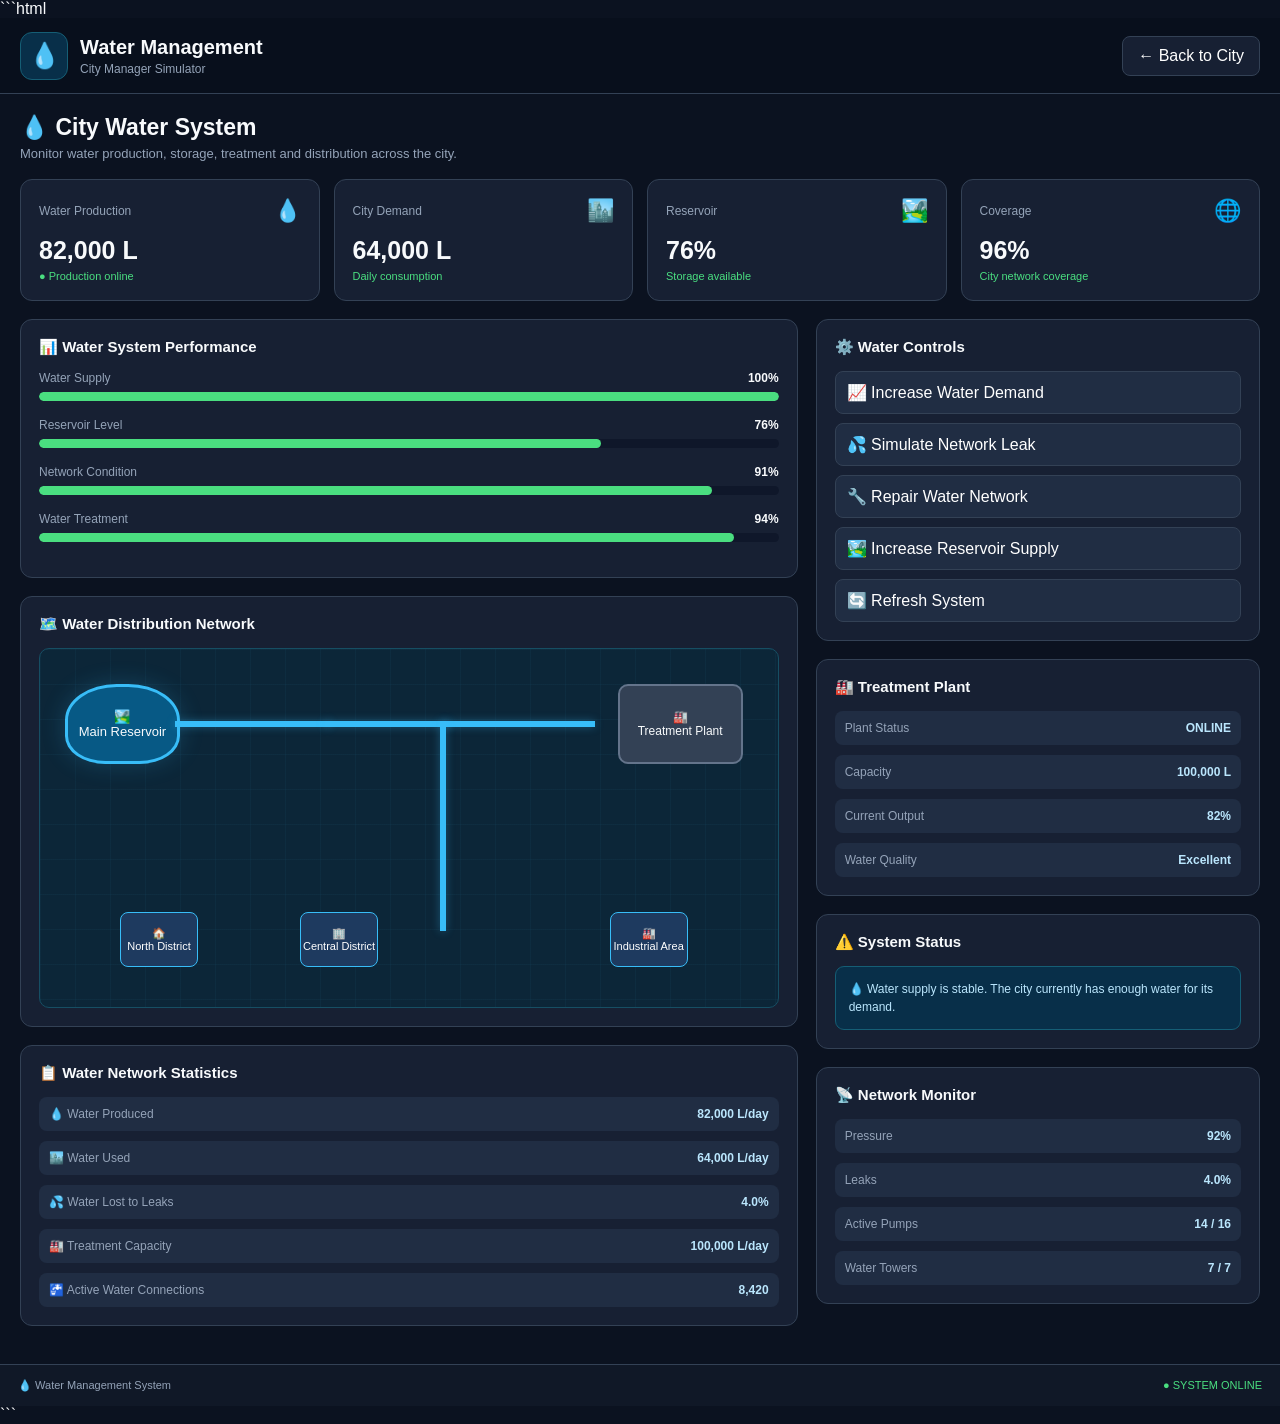
<file: water/water.html>
```html
<!DOCTYPE html>
<html lang="en">
<head>
  <meta charset="UTF-8">
  <meta name="viewport" content="width=device-width, initial-scale=1.0">

  <title>Water Management | City Manager</title>

  <style>
    * {
      box-sizing: border-box;
      margin: 0;
      padding: 0;
    }

    :root {
      --bg: #0b1220;
      --panel: #172033;
      --panel-light: #202d43;
      --border: #334155;
      --text: #f8fafc;
      --muted: #94a3b8;
      --blue: #38bdf8;
      --cyan: #22d3ee;
      --green: #4ade80;
      --yellow: #facc15;
      --red: #ef4444;
    }

    html,
    body {
      width: 100%;
      min-height: 100%;
    }

    body {
      font-family: Arial, Helvetica, sans-serif;
      background: var(--bg);
      color: var(--text);
    }

    button {
      font: inherit;
    }

    .topbar {
      min-height: 76px;
      display: flex;
      align-items: center;
      justify-content: space-between;
      gap: 20px;
      padding: 12px 20px;
      background: #080f1c;
      border-bottom: 1px solid var(--border);
    }

    .brand {
      display: flex;
      align-items: center;
      gap: 12px;
    }

    .brand-icon {
      width: 48px;
      height: 48px;
      display: grid;
      place-items: center;
      background: #082f49;
      border: 1px solid #155e75;
      border-radius: 12px;
      font-size: 25px;
    }

    .brand h1 {
      font-size: 20px;
    }

    .brand span {
      display: block;
      margin-top: 3px;
      color: var(--muted);
      font-size: 12px;
    }

    .back-btn {
      padding: 10px 15px;
      color: white;
      background: var(--panel);
      border: 1px solid var(--border);
      border-radius: 8px;
      cursor: pointer;
    }

    .back-btn:hover {
      background: var(--panel-light);
    }

    .dashboard {
      padding: 20px;
      max-width: 1500px;
      margin: auto;
    }

    .page-title {
      margin-bottom: 18px;
    }

    .page-title h2 {
      font-size: 23px;
    }

    .page-title p {
      margin-top: 5px;
      color: var(--muted);
      font-size: 13px;
    }

    .cards {
      display: grid;
      grid-template-columns: repeat(4, 1fr);
      gap: 14px;
      margin-bottom: 18px;
    }

    .card {
      padding: 18px;
      background: var(--panel);
      border: 1px solid var(--border);
      border-radius: 12px;
    }

    .card-header {
      display: flex;
      align-items: center;
      justify-content: space-between;
    }

    .card-header span {
      color: var(--muted);
      font-size: 12px;
    }

    .card-icon {
      font-size: 22px;
    }

    .card-value {
      margin-top: 12px;
      font-size: 25px;
      font-weight: 700;
    }

    .card-status {
      margin-top: 5px;
      color: var(--green);
      font-size: 11px;
    }

    .layout {
      display: grid;
      grid-template-columns: 1.4fr 0.8fr;
      gap: 18px;
    }

    .panel {
      padding: 18px;
      margin-bottom: 18px;
      background: var(--panel);
      border: 1px solid var(--border);
      border-radius: 12px;
    }

    .panel h3 {
      margin-bottom: 15px;
      font-size: 15px;
    }

    .progress-row {
      margin-bottom: 17px;
    }

    .progress-info {
      display: flex;
      justify-content: space-between;
      margin-bottom: 7px;
      font-size: 12px;
    }

    .progress-info span {
      color: var(--muted);
    }

    .progress {
      width: 100%;
      height: 9px;
      overflow: hidden;
      background: #0f172a;
      border-radius: 20px;
    }

    .progress-fill {
      height: 100%;
      border-radius: 20px;
      background: var(--blue);
      transition: width 0.4s;
    }

    .green {
      background: var(--green);
    }

    .yellow {
      background: var(--yellow);
    }

    .red {
      background: var(--red);
    }

    .water-map {
      position: relative;
      min-height: 360px;
      overflow: hidden;
      padding: 20px;
      background:
        linear-gradient(rgba(56, 189, 248, 0.04) 1px, transparent 1px),
        linear-gradient(90deg, rgba(56, 189, 248, 0.04) 1px, transparent 1px),
        #0c2638;
      background-size: 35px 35px;
      border: 1px solid #164e63;
      border-radius: 10px;
    }

    .reservoir {
      position: absolute;
      left: 25px;
      top: 35px;
      width: 115px;
      height: 80px;
      display: grid;
      place-items: center;
      background: #075985;
      border: 3px solid #38bdf8;
      border-radius: 45% 45% 35% 35%;
      font-size: 13px;
      text-align: center;
      box-shadow: 0 0 25px rgba(56, 189, 248, 0.2);
    }

    .plant {
      position: absolute;
      right: 35px;
      top: 35px;
      width: 125px;
      height: 80px;
      display: grid;
      place-items: center;
      background: #334155;
      border: 2px solid #64748b;
      border-radius: 10px;
      font-size: 12px;
      text-align: center;
    }

    .pipe {
      position: absolute;
      height: 6px;
      background: #38bdf8;
      box-shadow: 0 0 8px rgba(56, 189, 248, 0.35);
    }

    .pipe.one {
      left: 135px;
      top: 72px;
      width: 155px;
    }

    .pipe.two {
      left: 285px;
      top: 72px;
      width: 125px;
    }

    .pipe.three {
      left: 405px;
      top: 72px;
      width: 150px;
    }

    .pipe.vertical {
      width: 6px;
      height: 210px;
      left: 400px;
      top: 72px;
    }

    .city-node {
      position: absolute;
      width: 78px;
      height: 55px;
      display: grid;
      place-items: center;
      color: white;
      background: #1e3a5f;
      border: 1px solid #38bdf8;
      border-radius: 8px;
      font-size: 11px;
      text-align: center;
    }

    .node-a {
      left: 80px;
      bottom: 40px;
    }

    .node-b {
      left: 260px;
      bottom: 40px;
    }

    .node-c {
      right: 90px;
      bottom: 40px;
    }

    .stats-list {
      display: grid;
      gap: 10px;
    }

    .stat-line {
      display: flex;
      justify-content: space-between;
      padding: 10px;
      background: var(--panel-light);
      border-radius: 8px;
      font-size: 12px;
    }

    .stat-line span {
      color: var(--muted);
    }

    .stat-line strong {
      color: #bae6fd;
    }

    .controls {
      display: grid;
      gap: 9px;
    }

    .control {
      width: 100%;
      padding: 11px;
      color: white;
      background: var(--panel-light);
      border: 1px solid var(--border);
      border-radius: 8px;
      cursor: pointer;
      text-align: left;
    }

    .control:hover {
      background: #2b3a52;
    }

    .alert {
      padding: 13px;
      color: #bae6fd;
      background: #082f49;
      border: 1px solid #155e75;
      border-radius: 9px;
      font-size: 12px;
      line-height: 1.5;
    }

    .alert.warning {
      color: #fef3c7;
      background: #422006;
      border-color: #92400e;
    }

    .alert.danger {
      color: #fee2e2;
      background: #450a0a;
      border-color: #991b1b;
    }

    .footer-status {
      display: flex;
      justify-content: space-between;
      gap: 15px;
      padding: 14px 18px;
      color: var(--muted);
      background: #101827;
      border-top: 1px solid var(--border);
      font-size: 11px;
    }

    .online {
      color: var(--green);
    }

    .notification {
      position: fixed;
      right: 20px;
      bottom: 20px;
      max-width: 320px;
      padding: 13px 16px;
      color: white;
      background: #111827;
      border: 1px solid var(--border);
      border-radius: 9px;
      box-shadow: 0 12px 35px rgba(0, 0, 0, 0.4);
      opacity: 0;
      transform: translateY(15px);
      pointer-events: none;
      transition: 0.25s;
      z-index: 100;
      font-size: 12px;
    }

    .notification.show {
      opacity: 1;
      transform: translateY(0);
    }

    @media (max-width: 1000px) {
      .cards {
        grid-template-columns: repeat(2, 1fr);
      }

      .layout {
        grid-template-columns: 1fr;
      }
    }

    @media (max-width: 600px) {
      .topbar {
        align-items: flex-start;
      }

      .cards {
        grid-template-columns: 1fr;
      }

      .dashboard {
        padding: 12px;
      }

      .water-map {
        min-height: 330px;
      }

      .pipe.one,
      .pipe.two,
      .pipe.three {
        display: none;
      }

      .pipe.vertical {
        left: 50%;
      }

      .node-a {
        left: 20px;
      }

      .node-b {
        left: 50%;
        transform: translateX(-50%);
      }

      .node-c {
        right: 20px;
      }
    }
  </style>
</head>

<body>

  <header class="topbar">

    <div class="brand">

      <div class="brand-icon">
        💧
      </div>

      <div>
        <h1>Water Management</h1>
        <span>City Manager Simulator</span>
      </div>

    </div>

    <button class="back-btn" onclick="location.href='../index.html'">
      ← Back to City
    </button>

  </header>


  <main class="dashboard">

    <div class="page-title">

      <h2>💧 City Water System</h2>

      <p>
        Monitor water production, storage, treatment and distribution across the city.
      </p>

    </div>


    <section class="cards">

      <div class="card">

        <div class="card-header">
          <span>Water Production</span>
          <div class="card-icon">💧</div>
        </div>

        <div class="card-value">
          <span id="production">82,000</span> L
        </div>

        <div class="card-status">
          ● Production online
        </div>

      </div>


      <div class="card">

        <div class="card-header">
          <span>City Demand</span>
          <div class="card-icon">🏙️</div>
        </div>

        <div class="card-value">
          <span id="demand">64,000</span> L
        </div>

        <div class="card-status">
          Daily consumption
        </div>

      </div>


      <div class="card">

        <div class="card-header">
          <span>Reservoir</span>
          <div class="card-icon">🏞️</div>
        </div>

        <div class="card-value">
          <span id="reservoir">76</span>%
        </div>

        <div class="card-status">
          Storage available
        </div>

      </div>


      <div class="card">

        <div class="card-header">
          <span>Coverage</span>
          <div class="card-icon">🌐</div>
        </div>

        <div class="card-value">
          <span id="coverage">96</span>%
        </div>

        <div class="card-status">
          City network coverage
        </div>

      </div>

    </section>


    <div class="layout">


      <section>

        <div class="panel">

          <h3>📊 Water System Performance</h3>


          <div class="progress-row">

            <div class="progress-info">
              <span>Water Supply</span>
              <strong id="supplyText">96%</strong>
            </div>

            <div class="progress">
              <div
                id="supplyBar"
                class="progress-fill green"
                style="width: 96%;">
              </div>
            </div>

          </div>


          <div class="progress-row">

            <div class="progress-info">
              <span>Reservoir Level</span>
              <strong id="reservoirText">76%</strong>
            </div>

            <div class="progress">
              <div
                id="reservoirBar"
                class="progress-fill"
                style="width: 76%;">
              </div>
            </div>

          </div>


          <div class="progress-row">

            <div class="progress-info">
              <span>Network Condition</span>
              <strong id="networkText">91%</strong>
            </div>

            <div class="progress">
              <div
                id="networkBar"
                class="progress-fill green"
                style="width: 91%;">
              </div>
            </div>

          </div>


          <div class="progress-row">

            <div class="progress-info">
              <span>Water Treatment</span>
              <strong id="treatmentText">94%</strong>
            </div>

            <div class="progress">
              <div
                id="treatmentBar"
                class="progress-fill green"
                style="width: 94%;">
              </div>
            </div>

          </div>

        </div>


        <div class="panel">

          <h3>🗺️ Water Distribution Network</h3>

          <div class="water-map">

            <div class="reservoir">
              🏞️<br>
              Main Reservoir
            </div>

            <div class="plant">
              🏭<br>
              Treatment Plant
            </div>

            <div class="pipe one"></div>
            <div class="pipe two"></div>
            <div class="pipe three"></div>
            <div class="pipe vertical"></div>

            <div class="city-node node-a">
              🏠<br>
              North District
            </div>

            <div class="city-node node-b">
              🏢<br>
              Central District
            </div>

            <div class="city-node node-c">
              🏭<br>
              Industrial Area
            </div>

          </div>

        </div>


        <div class="panel">

          <h3>📋 Water Network Statistics</h3>

          <div class="stats-list">

            <div class="stat-line">
              <span>💧 Water Produced</span>
              <strong id="producedStat">82,000 L/day</strong>
            </div>

            <div class="stat-line">
              <span>🏙️ Water Used</span>
              <strong id="usedStat">64,000 L/day</strong>
            </div>

            <div class="stat-line">
              <span>💦 Water Lost to Leaks</span>
              <strong id="leakStat">4%</strong>
            </div>

            <div class="stat-line">
              <span>🏭 Treatment Capacity</span>
              <strong>100,000 L/day</strong>
            </div>

            <div class="stat-line">
              <span>🚰 Active Water Connections</span>
              <strong>8,420</strong>
            </div>

          </div>

        </div>

      </section>


      <aside>


        <div class="panel">

          <h3>⚙️ Water Controls</h3>

          <div class="controls">

            <button class="control" onclick="increaseDemand()">
              📈 Increase Water Demand
            </button>

            <button class="control" onclick="simulateLeak()">
              💦 Simulate Network Leak
            </button>

            <button class="control" onclick="repairNetwork()">
              🔧 Repair Water Network
            </button>

            <button class="control" onclick="fillReservoir()">
              🏞️ Increase Reservoir Supply
            </button>

            <button class="control" onclick="refreshSystem()">
              🔄 Refresh System
            </button>

          </div>

        </div>


        <div class="panel">

          <h3>🏭 Treatment Plant</h3>

          <div class="stats-list">

            <div class="stat-line">
              <span>Plant Status</span>
              <strong class="online">ONLINE</strong>
            </div>

            <div class="stat-line">
              <span>Capacity</span>
              <strong>100,000 L</strong>
            </div>

            <div class="stat-line">
              <span>Current Output</span>
              <strong id="plantOutput">82%</strong>
            </div>

            <div class="stat-line">
              <span>Water Quality</span>
              <strong id="quality">Excellent</strong>
            </div>

          </div>

        </div>


        <div class="panel">

          <h3>⚠️ System Status</h3>

          <div
            id="alert"
            class="alert"
          >
            💧 Water supply is stable. The city currently has enough water for its demand.
          </div>

        </div>


        <div class="panel">

          <h3>📡 Network Monitor</h3>

          <div class="stats-list">

            <div class="stat-line">
              <span>Pressure</span>
              <strong id="pressure">92%</strong>
            </div>

            <div class="stat-line">
              <span>Leaks</span>
              <strong id="leaks">4%</strong>
            </div>

            <div class="stat-line">
              <span>Active Pumps</span>
              <strong>14 / 16</strong>
            </div>

            <div class="stat-line">
              <span>Water Towers</span>
              <strong>7 / 7</strong>
            </div>

          </div>

        </div>

      </aside>

    </div>

  </main>


  <footer class="footer-status">

    <span>
      💧 Water Management System
    </span>

    <span class="online">
      ● SYSTEM ONLINE
    </span>

  </footer>


  <div
    id="notification"
    class="notification">
  </div>


  <script>

    let production = 82000;
    let demand = 64000;
    let reservoir = 76;
    let coverage = 96;
    let network = 91;
    let treatment = 94;
    let leaks = 4;
    let pressure = 92;


    const productionEl =
      document.getElementById("production");

    const demandEl =
      document.getElementById("demand");

    const reservoirEl =
      document.getElementById("reservoir");

    const coverageEl =
      document.getElementById("coverage");

    const supplyText =
      document.getElementById("supplyText");

    const reservoirText =
      document.getElementById("reservoirText");

    const networkText =
      document.getElementById("networkText");

    const treatmentText =
      document.getElementById("treatmentText");

    const supplyBar =
      document.getElementById("supplyBar");

    const reservoirBar =
      document.getElementById("reservoirBar");

    const networkBar =
      document.getElementById("networkBar");

    const treatmentBar =
      document.getElementById("treatmentBar");

    const producedStat =
      document.getElementById("producedStat");

    const usedStat =
      document.getElementById("usedStat");

    const leakStat =
      document.getElementById("leakStat");

    const plantOutput =
      document.getElementById("plantOutput");

    const quality =
      document.getElementById("quality");

    const pressureEl =
      document.getElementById("pressure");

    const leaksEl =
      document.getElementById("leaks");

    const alertEl =
      document.getElementById("alert");

    const notification =
      document.getElementById("notification");


    function clamp(value, min, max) {

      return Math.max(
        min,
        Math.min(max, value)
      );

    }


    function updateSystem() {

      production =
        Math.round(
          production
        );

      demand =
        Math.round(
          demand
        );

      reservoir =
        clamp(
          reservoir,
          0,
          100
        );

      coverage =
        clamp(
          coverage,
          0,
          100
        );

      network =
        clamp(
          network,
          0,
          100
        );

      treatment =
        clamp(
          treatment,
          0,
          100
        );

      leaks =
        clamp(
          leaks,
          0,
          30
        );

      pressure =
        clamp(
          100 - leaks * 2,
          40,
          100
        );


      const effectiveSupply =
        production -
        Math.round(
          production * leaks / 100
        );

      let supply =
        Math.round(
          (effectiveSupply / demand) * 100
        );

      supply =
        clamp(
          supply,
          0,
          100
        );


      productionEl.textContent =
        production.toLocaleString();

      demandEl.textContent =
        demand.toLocaleString();

      reservoirEl.textContent =
        Math.round(reservoir);

      coverageEl.textContent =
        Math.round(coverage);


      supplyText.textContent =
        supply + "%";

      reservoirText.textContent =
        Math.round(reservoir) + "%";

      networkText.textContent =
        Math.round(network) + "%";

      treatmentText.textContent =
        Math.round(treatment) + "%";


      supplyBar.style.width =
        supply + "%";

      reservoirBar.style.width =
        reservoir + "%";

      networkBar.style.width =
        network + "%";

      treatmentBar.style.width =
        treatment + "%";


      producedStat.textContent =
        production.toLocaleString() +
        " L/day";

      usedStat.textContent =
        demand.toLocaleString() +
        " L/day";

      leakStat.textContent =
        leaks.toFixed(1) + "%";

      plantOutput.textContent =
        Math.round(
          (production / 100000) * 100
        ) + "%";


      pressureEl.textContent =
        Math.round(pressure) + "%";

      leaksEl.textContent =
        leaks.toFixed(1) + "%";


      if (treatment >= 90) {

        quality.textContent =
          "Excellent";

      } else if (treatment >= 75) {

        quality.textContent =
          "Good";

      } else {

        quality.textContent =
          "Needs Attention";

      }


      supplyBar.className =
        "progress-fill " +
        (
          supply >= 85
            ? "green"
            : supply >= 65
              ? "yellow"
              : "red"
        );


      reservoirBar.className =
        "progress-fill " +
        (
          reservoir >= 50
            ? "green"
            : reservoir >= 25
              ? "yellow"
              : "red"
        );


      networkBar.className =
        "progress-fill " +
        (
          network >= 75
            ? "green"
            : network >= 50
              ? "yellow"
              : "red"
        );


      updateAlert(supply);

    }


    function updateAlert(supply) {

      alertEl.className =
        "alert";


      if (supply < 60) {

        alertEl.classList.add(
          "danger"
        );

        alertEl.textContent =
          "🚨 Critical water shortage! Production is far below city demand.";

      } else if (
        reservoir < 25 ||
        leaks > 15
      ) {

        alertEl.classList.add(
          "warning"
        );

        alertEl.textContent =
          "⚠️ Water system needs attention. Reservoir levels or network losses are becoming dangerous.";

      } else {

        alertEl.textContent =
          "💧 Water supply is stable. The city currently has enough water for its demand.";

      }

    }


    function showNotification(text) {

      notification.textContent =
        text;

      notification.classList.add(
        "show"
      );

      clearTimeout(
        window.notificationTimer
      );

      window.notificationTimer =
        setTimeout(function () {

          notification.classList.remove(
            "show"
          );

        }, 2500);

    }


    function increaseDemand() {

      demand +=
        Math.floor(
          Math.random() * 5000
        ) + 3000;

      showNotification(
        "📈 City water demand increased."
      );

      updateSystem();

    }


    function simulateLeak() {

      leaks +=
        Math.floor(
          Math.random() * 5
        ) + 3;

      network -=
        Math.floor(
          Math.random() * 8
        ) + 3;

      coverage -=
        Math.floor(
          Math.random() * 5
        ) + 2;

      showNotification(
        "💦 A water network leak has been detected!"
      );

      updateSystem();

    }


    function repairNetwork() {

      leaks -=
        Math.floor(
          Math.random() * 5
        ) + 3;

      network +=
        Math.floor(
          Math.random() * 8
        ) + 4;

      coverage +=
        Math.floor(
          Math.random() * 5
        ) + 2;

      leaks =
        Math.max(
          2,
          leaks
        );

      showNotification(
        "🔧 Water network repairs completed."
      );

      updateSystem();

    }


    function fillReservoir() {

      reservoir +=
        Math.floor(
          Math.random() * 10
        ) + 5;

      reservoir =
        Math.min(
          100,
          reservoir
        );

      showNotification(
        "🏞️ Reservoir supply increased."
      );

      updateSystem();

    }


    function refreshSystem() {

      updateSystem();

      showNotification(
        "🔄 Water system refreshed."
      );

    }


    function automaticUpdate() {

      if (Math.random() < 0.5) {

        demand +=
          Math.floor(
            Math.random() * 1200
          );

      }


      if (Math.random() < 0.4) {

        reservoir -=
          Math.random() * 2;

      }


      if (Math.random() < 0.25) {

        production +=
          Math.floor(
            Math.random() * 1200
          ) - 500;

      }


      production =
        clamp(
          production,
          50000,
          100000
        );

      reservoir =
        clamp(
          reservoir,
          0,
          100
        );


      updateSystem();

    }


    setInterval(
      automaticUpdate,
      10000
    );


    updateSystem();

  </script>

</body>
</html>
```
</file>
<file: style.css>
* {
  box-sizing: border-box;
  margin: 0;
  padding: 0;
}

:root {
  --bg: #0b1220;
  --panel: #172033;
  --panel-light: #202d43;
  --border: #334155;
  --text: #f8fafc;
  --muted: #94a3b8;
  --accent: #38bdf8;
  --green: #4ade80;
  --danger: #ef4444;
}

html,
body {
  width: 100%;
  height: 100%;
}

body {
  overflow: hidden;
  font-family: Arial, Helvetica, sans-serif;
  background: var(--bg);
  color: var(--text);
}

/* =========================================
   TOP BAR
========================================= */

.topbar {
  height: 76px;
  width: 100%;
  display: flex;
  align-items: center;
  justify-content: space-between;
  gap: 15px;
  padding: 0 18px;

  background: #080f1c;
  border-bottom: 1px solid var(--border);
}

.brand {
  min-width: 215px;
  display: flex;
  align-items: center;
  gap: 12px;
}

.brand-icon {
  width: 46px;
  height: 46px;

  display: grid;
  place-items: center;

  background: #172554;
  border: 1px solid #263b70;
  border-radius: 12px;

  font-size: 25px;
}

.brand-text h1 {
  font-size: 19px;
  font-weight: 700;
}

.brand-text span {
  display: block;
  margin-top: 3px;

  color: var(--muted);
  font-size: 12px;
}

/* =========================================
   TOP STATISTICS
========================================= */

.stats {
  display: flex;
  align-items: center;
  justify-content: center;
  gap: 9px;
  flex: 1;
}

.stat {
  min-width: 108px;
  height: 48px;

  display: flex;
  align-items: center;
  gap: 9px;

  padding: 0 11px;

  background: var(--panel);
  border: 1px solid var(--border);
  border-radius: 9px;
}

.stat > span {
  font-size: 20px;
}

.stat small {
  display: block;
  margin-bottom: 2px;

  color: var(--muted);
  font-size: 9px;
}

.stat strong {
  display: block;
  font-size: 13px;
}

/* =========================================
   TOP BUTTONS
========================================= */

.top-actions {
  display: flex;
  align-items: center;
  gap: 7px;
}

.top-actions button {
  border: 1px solid var(--border);
  background: var(--panel);
  color: var(--text);

  padding: 10px 13px;

  border-radius: 8px;
  cursor: pointer;

  transition:
    background 0.2s,
    transform 0.15s;
}

.top-actions button:hover {
  background: var(--panel-light);
}

.top-actions button:active {
  transform: scale(0.96);
}

/* =========================================
   MAIN LAYOUT
========================================= */

.game-layout {
  width: 100%;
  height: calc(100vh - 76px);

  display: flex;
}

/* =========================================
   SIDEBAR
========================================= */

.sidebar {
  width: 270px;
  min-width: 270px;

  padding: 14px;

  overflow-y: auto;

  background: #101827;
  border-right: 1px solid var(--border);
}

.sidebar::-webkit-scrollbar {
  width: 6px;
}

.sidebar::-webkit-scrollbar-thumb {
  background: #334155;
  border-radius: 20px;
}

/* =========================================
   PANELS
========================================= */

.panel {
  padding: 13px;
  margin-bottom: 13px;

  background: var(--panel);
  border: 1px solid var(--border);
  border-radius: 11px;
}

.panel h2 {
  margin-bottom: 11px;

  font-size: 14px;
  font-weight: 700;
}

/* =========================================
   BUILD BUTTONS
========================================= */

.build-btn {
  width: 100%;
  min-height: 50px;

  display: flex;
  align-items: center;
  gap: 11px;

  margin-bottom: 7px;
  padding: 8px 9px;

  color: var(--text);
  text-align: left;

  background: var(--panel-light);
  border: 1px solid transparent;
  border-radius: 8px;

  cursor: pointer;

  transition:
    background 0.2s,
    border 0.2s,
    transform 0.15s;
}

.build-btn:hover {
  background: #2b3a52;
}

.build-btn:active {
  transform: scale(0.98);
}

.build-btn.active {
  background: #123653;
  border-color: var(--accent);
}

.build-btn > span {
  width: 28px;
  text-align: center;
  font-size: 21px;
}

.build-btn div {
  display: flex;
  flex-direction: column;
  gap: 3px;
}

.build-btn b {
  font-size: 13px;
}

.build-btn small {
  color: var(--muted);
  font-size: 10px;
}

/* BULDOZE */

.build-btn.bulldoze {
  margin-top: 12px;
  background: #3a2025;
}

.build-btn.bulldoze:hover {
  background: #4b252c;
}

.build-btn.bulldoze.active {
  border-color: var(--danger);
}

/* =========================================
   CITY STATISTICS
========================================= */

.info-row {
  min-height: 32px;

  display: flex;
  align-items: center;
  justify-content: space-between;

  padding: 7px 2px;

  border-bottom: 1px solid #2d3a4e;

  font-size: 12px;
}

.info-row:last-child {
  border-bottom: none;
}

.info-row strong {
  color: #7dd3fc;
  font-size: 13px;
}

/* =========================================
   CONTROL BUTTONS
========================================= */

.control-btn {
  width: 100%;

  margin-bottom: 7px;
  padding: 10px;

  color: var(--text);

  background: var(--panel-light);
  border: 1px solid var(--border);
  border-radius: 8px;

  cursor: pointer;

  transition: 0.2s;
}

.control-btn:last-child {
  margin-bottom: 0;
}

.control-btn:hover {
  background: #334155;
}

/* =========================================
   CITY SYSTEM BUTTONS
========================================= */

.feature-btn {
  width: 100%;

  padding: 9px 10px;
  margin-bottom: 6px;

  color: #dbeafe;
  text-align: left;

  background: #1b2739;
  border: 1px solid #2d3b50;
  border-radius: 7px;

  cursor: pointer;

  transition: 0.2s;
}

.feature-btn:hover {
  background: #263750;
  border-color: #4b6380;
}

.feature-btn:last-child {
  margin-bottom: 0;
}

/* =========================================
   MAIN GAME AREA
========================================= */

.game-area {
  min-width: 0;
  flex: 1;

  display: flex;
  flex-direction: column;

  background: #0f172a;
}

/* =========================================
   CITY HEADER
========================================= */

.city-header {
  height: 70px;

  display: flex;
  align-items: center;
  justify-content: space-between;

  padding: 0 20px;

  background: #162033;
  border-bottom: 1px solid var(--border);
}

.city-header h2 {
  font-size: 17px;
}

.city-header p {
  margin-top: 4px;

  color: var(--muted);
  font-size: 12px;
}

.time-box {
  min-width: 90px;
  text-align: right;
}

.time-box span {
  display: block;

  font-size: 20px;
  font-weight: 700;
}

.time-box small {
  display: block;
  margin-top: 3px;

  color: var(--green);
  font-size: 9px;
  font-weight: 700;
}

/* =========================================
   MAP WRAPPER
========================================= */

.map-wrapper {
  flex: 1;

  overflow: auto;

  padding: 25px;

  background-color: #47734c;

  background-image:
    linear-gradient(
      rgba(255, 255, 255, 0.035) 1px,
      transparent 1px
    ),
    linear-gradient(
      90deg,
      rgba(255, 255, 255, 0.035) 1px,
      transparent 1px
    );

  background-size: 40px 40px;
}

.map-wrapper::-webkit-scrollbar {
  width: 9px;
  height: 9px;
}

.map-wrapper::-webkit-scrollbar-thumb {
  background: #334155;
  border-radius: 20px;
}

/* =========================================
   CITY MAP
========================================= */

#cityMap {
  width: 960px;
  height: 600px;

  margin: auto;

  display: grid;

  grid-template-columns: repeat(24, 40px);
  grid-template-rows: repeat(15, 40px);

  background: #70a05f;

  border: 4px solid #304f35;

  box-shadow:
    0 15px 40px rgba(0, 0, 0, 0.4);
}

/* =========================================
   MAP TILES
========================================= */

.tile {
  width: 40px;
  height: 40px;

  position: relative;

  display: grid;
  place-items: center;

  background: #70a05f;

  border-right: 1px solid rgba(0, 0, 0, 0.08);
  border-bottom: 1px solid rgba(0, 0, 0, 0.08);

  cursor: pointer;
  user-select: none;

  transition:
    filter 0.1s,
    transform 0.1s;
}

.tile:hover {
  filter: brightness(1.15);

  outline: 2px solid rgba(255, 255, 255, 0.8);

  z-index: 5;
}

/* =========================================
   ROAD
========================================= */

.tile.road {
  background: #4b5563;
}

.tile.road::after {
  content: "";

  position: absolute;

  width: 100%;
  height: 2px;

  background: #f8fafc;

  opacity: 0.55;

  pointer-events: none;
}

/* =========================================
   BUILDINGS
========================================= */

.tile.house {
  background: #60a5fa;
}

.tile.shop {
  background: #f59e0b;
}

.tile.office {
  background: #6366f1;
}

.tile.factory {
  background: #64748b;
}

.tile.park {
  background: #22c55e;
}

/* =========================================
   BUILDING ICON
========================================= */

.building-icon {
  position: relative;
  z-index: 2;

  font-size: 23px;
  line-height: 1;

  pointer-events: none;

  filter:
    drop-shadow(
      0 2px 2px rgba(0, 0, 0, 0.35)
    );
}

/* =========================================
   BOTTOM BAR
========================================= */

.bottom-bar {
  min-height: 58px;

  display: flex;
  align-items: center;
  gap: 35px;

  padding: 0 20px;

  overflow-x: auto;

  background: #101827;
  border-top: 1px solid var(--border);
}

.bottom-bar div {
  min-width: max-content;

  display: flex;
  flex-direction: column;
  gap: 3px;
}

.bottom-bar span {
  color: var(--muted);
  font-size: 10px;
}

.bottom-bar strong {
  font-size: 13px;
}

/* =========================================
   NOTIFICATION
========================================= */

.notification {
  position: fixed;

  right: 20px;
  bottom: 78px;

  max-width: 300px;

  padding: 12px 15px;

  color: white;

  background: #111827;
  border: 1px solid var(--border);
  border-radius: 9px;

  box-shadow:
    0 12px 35px rgba(0, 0, 0, 0.4);

  font-size: 13px;

  opacity: 0;

  transform: translateY(12px);

  pointer-events: none;

  transition:
    opacity 0.25s,
    transform 0.25s;

  z-index: 1000;
}

.notification.show {
  opacity: 1;
  transform: translateY(0);
}

/* =========================================
   BUTTON FOCUS
========================================= */

button:focus-visible {
  outline: 2px solid var(--accent);
  outline-offset: 2px;
}

/* =========================================
   MOBILE / SMALL SCREENS
========================================= */

@media (max-width: 1100px) {

  .stats {
    gap: 5px;
  }

  .stat {
    min-width: 90px;
  }

  .top-actions button {
    padding: 9px;
    font-size: 11px;
  }
}

@media (max-width: 900px) {

  .topbar {
    height: 68px;
  }

  .game-layout {
    height: calc(100vh - 68px);
  }

  .stats {
    display: none;
  }

  .sidebar {
    width: 230px;
    min-width: 230px;
  }
}

@media (max-width: 650px) {

  .topbar {
    padding: 0 9px;
  }

  .brand {
    min-width: 0;
  }

  .brand-icon {
    width: 40px;
    height: 40px;
    font-size: 21px;
  }

  .brand-text h1 {
    font-size: 15px;
  }

  .brand-text span {
    display: none;
  }

  .top-actions {
    gap: 4px;
  }

  .top-actions button {
    padding: 7px;
    font-size: 10px;
  }

  .sidebar {
    width: 180px;
    min-width: 180px;
    padding: 8px;
  }

  .panel {
    padding: 9px;
  }

  .city-header {
    height: 62px;
    padding: 0 10px;
  }

  .city-header h2 {
    font-size: 14px;
  }

  .city-header p {
    font-size: 10px;
  }

  .bottom-bar {
    display: none;
  }

  .map-wrapper {
    padding: 12px;
  }
}

/* =========================================
   VERY SMALL SCREENS
========================================= */

@media (max-width: 450px) {

  .sidebar {
    width: 155px;
    min-width: 155px;
  }

  .build-btn {
    min-height: 44px;
  }

  .build-btn > span {
    font-size: 18px;
  }

  .build-btn b {
    font-size: 11px;
  }

  .build-btn small {
    font-size: 9px;
  }

  .panel h2 {
    font-size: 12px;
  }

  .top-actions button {
    font-size: 9px;
    padding: 6px;
  }
}
```
</file>
